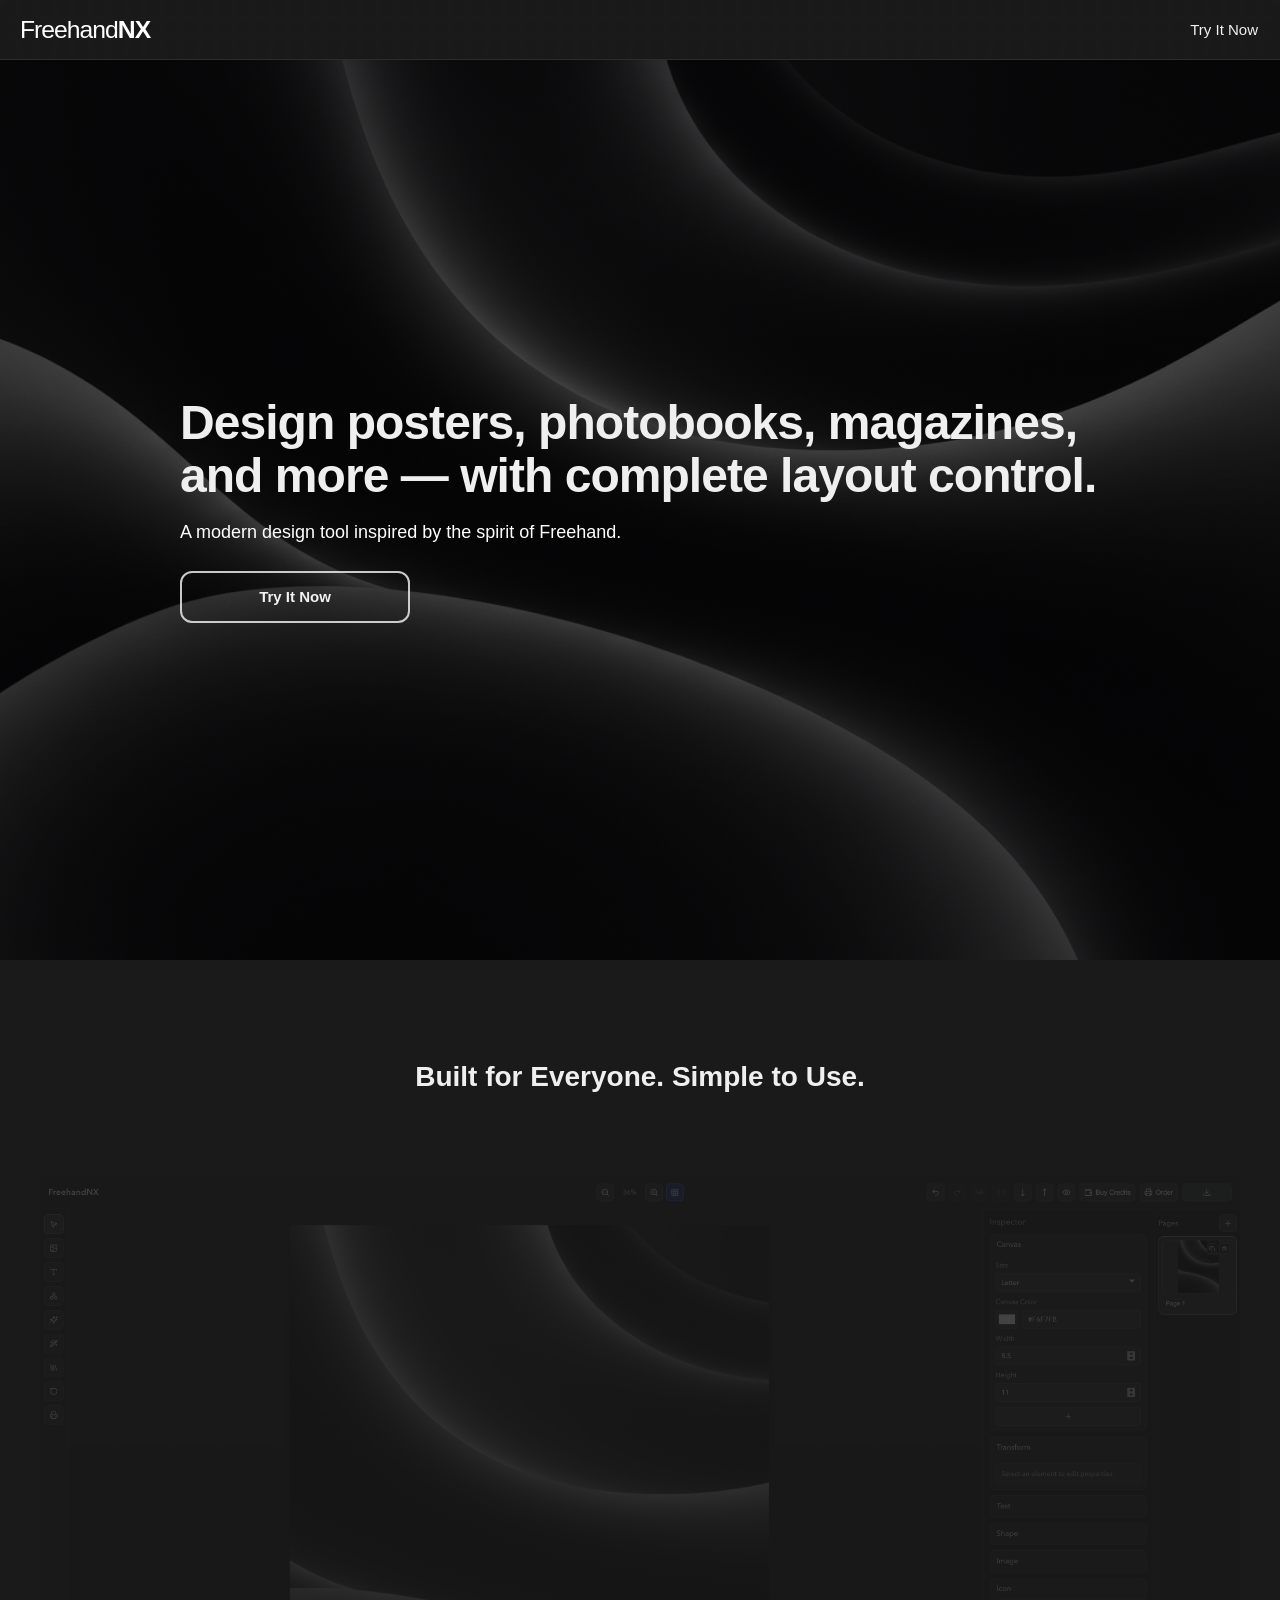
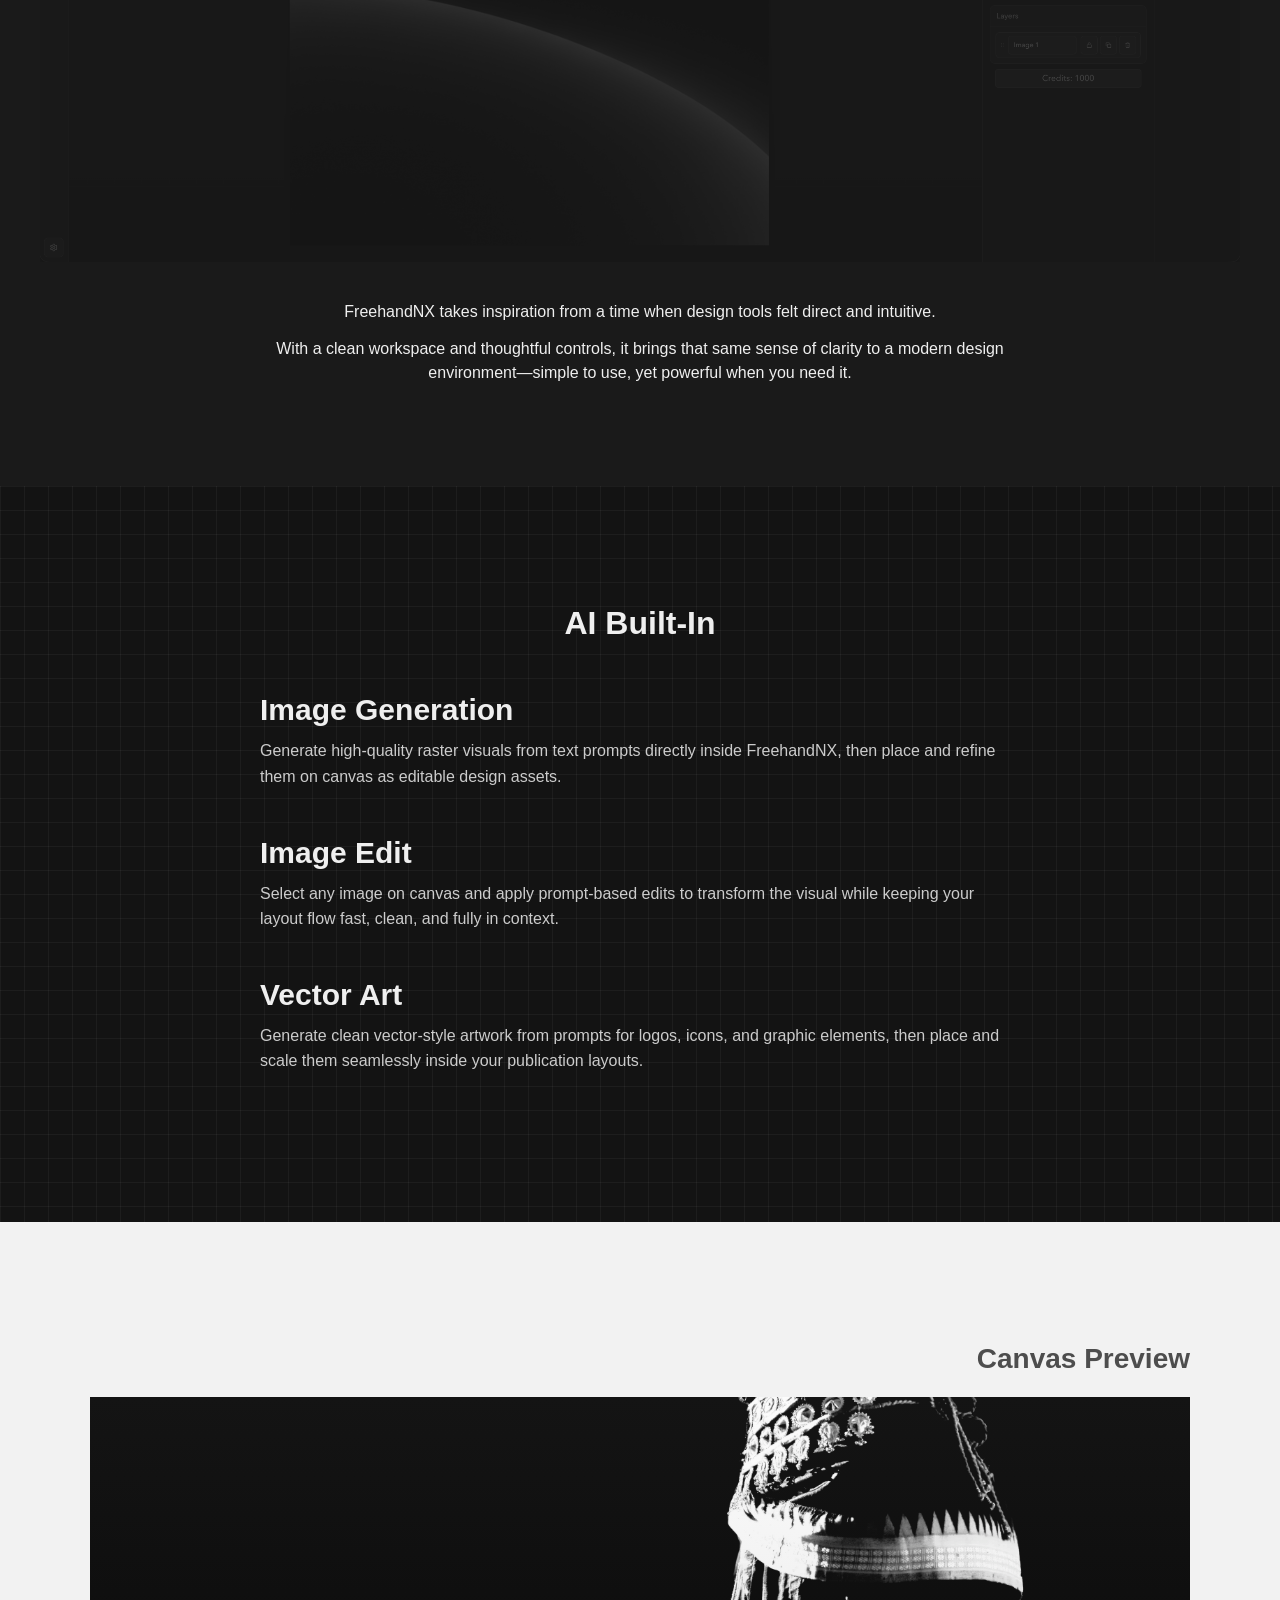
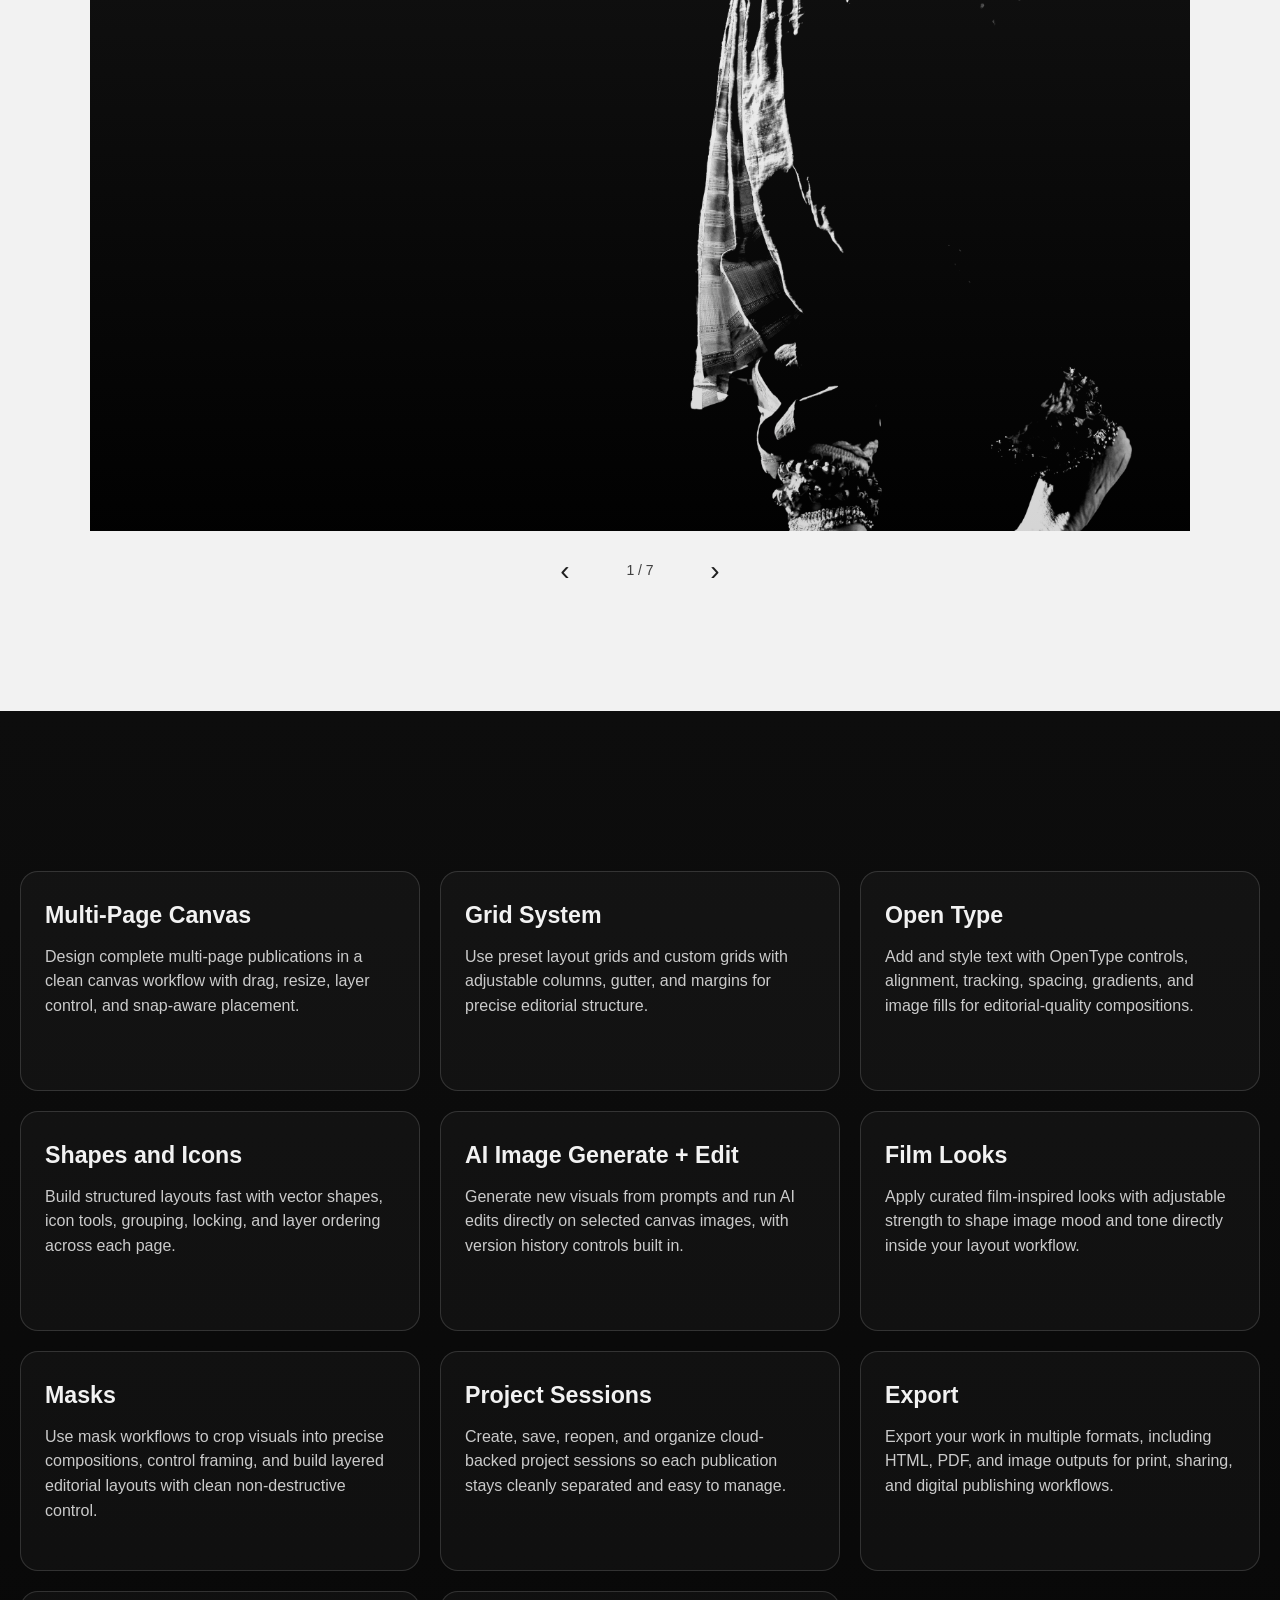
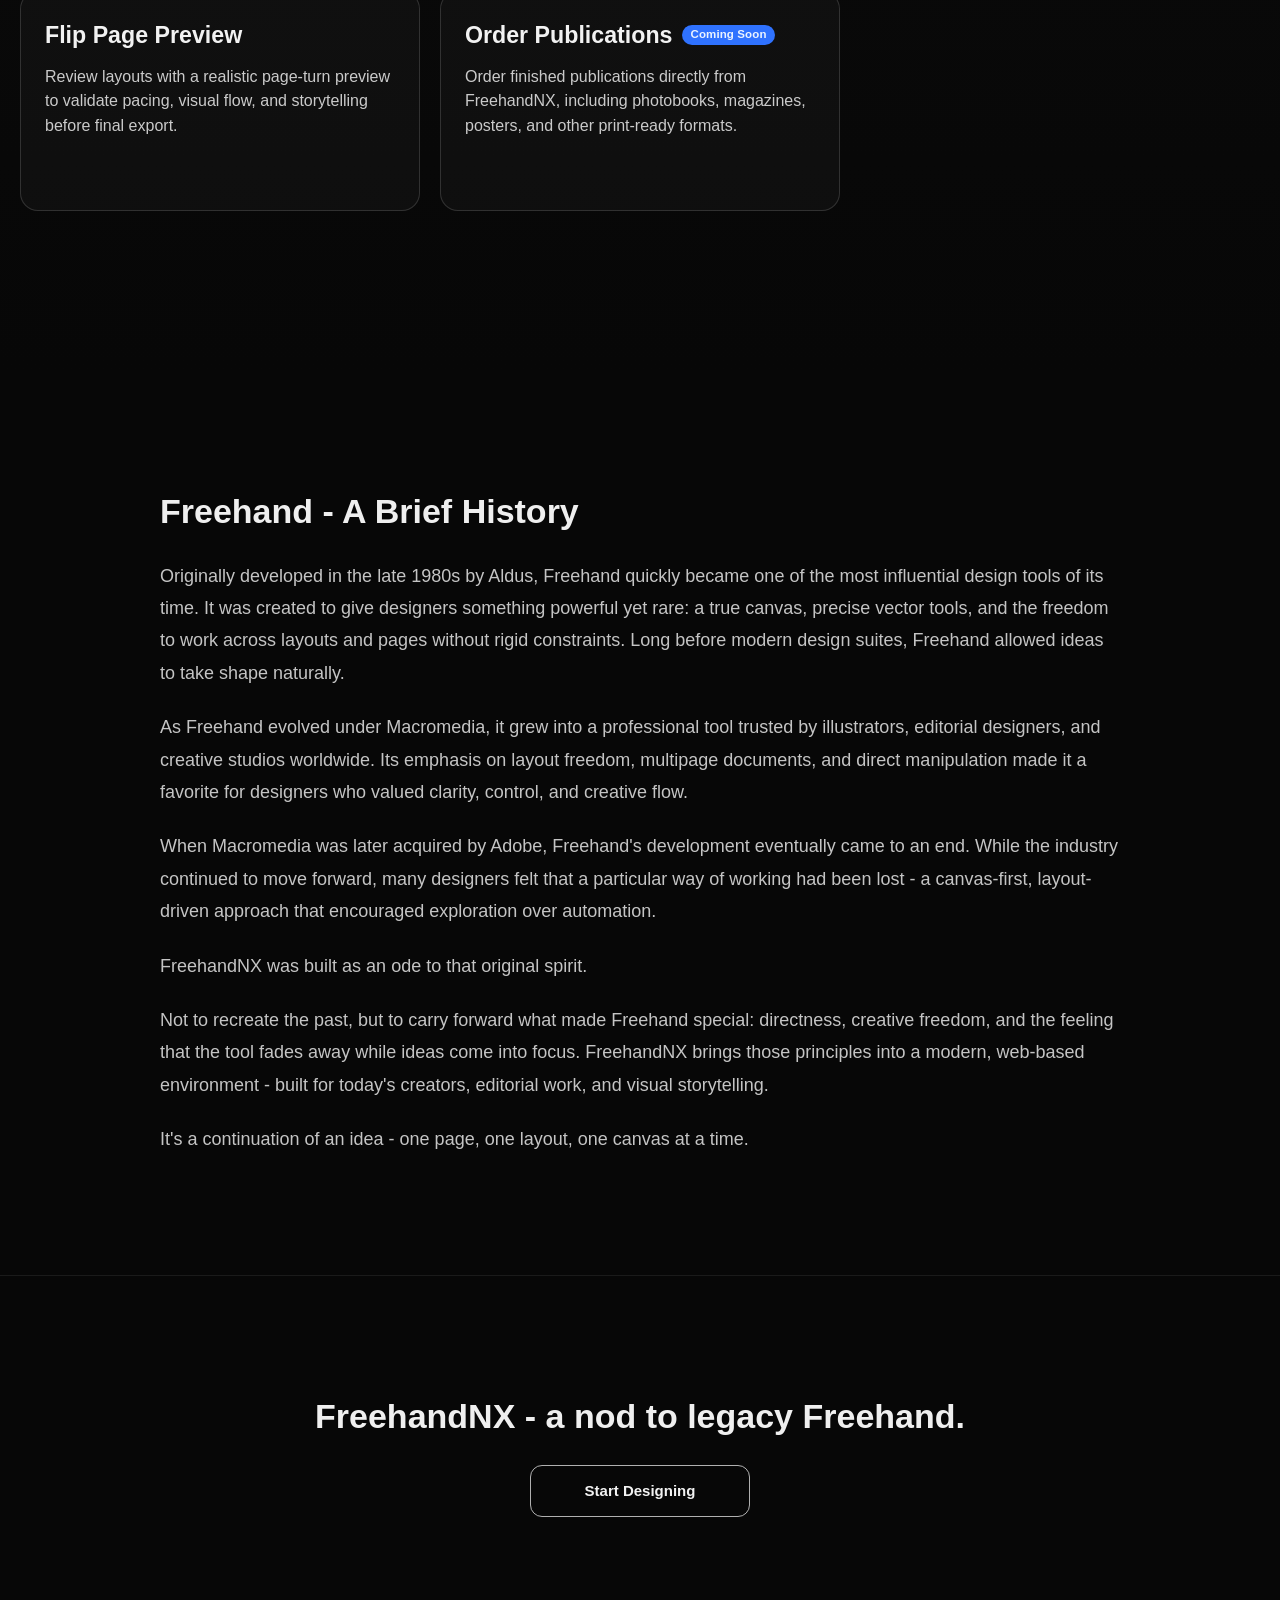
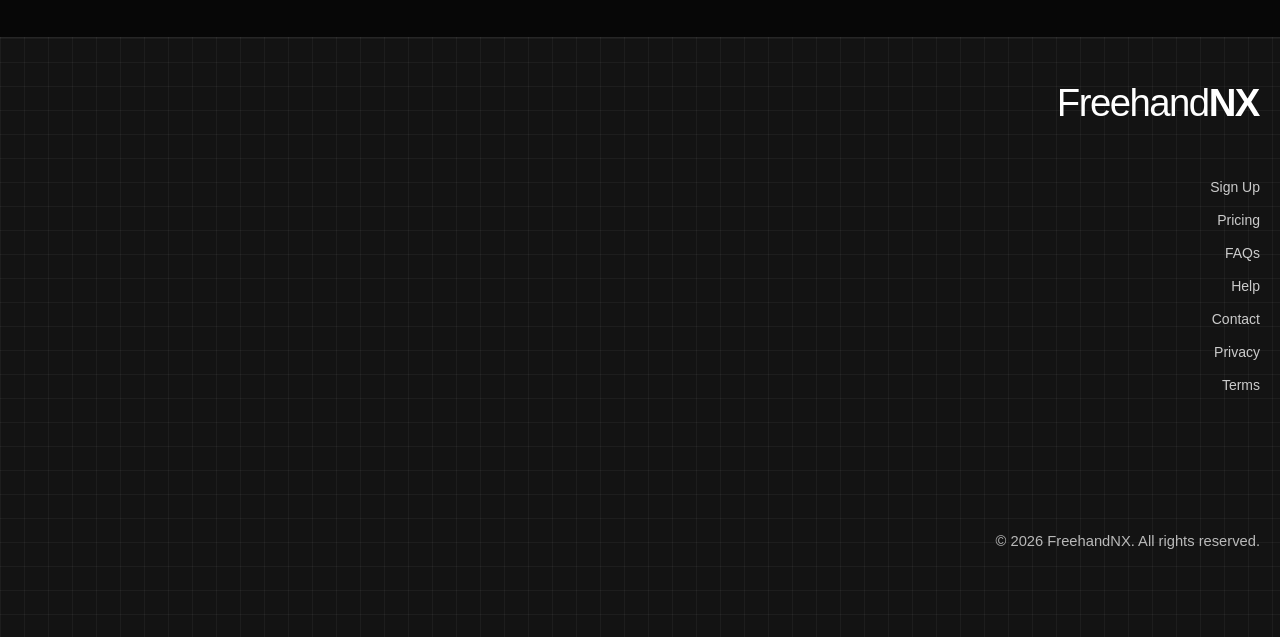
<file: index.html>
<!doctype html>
<html lang="en">
  <head>
    <meta charset="UTF-8" />
    <meta name="viewport" content="width=device-width, initial-scale=1.0" />
    <meta name="application-name" content="FreehandNX" />
    <meta name="description" content="Design posters, photobooks, and magazines with complete layout control. FreehandNX is a modern design tool inspired by the spirit of Freehand." />
    <meta property="og:type" content="website" />
    <meta property="og:site_name" content="FreehandNX" />
    <meta property="og:title" content="FreehandNX – Modern Layout Design Tool for Posters & Magazines" />
    <meta property="og:description" content="Design posters, photobooks, and magazines with complete layout control. FreehandNX is a modern design tool inspired by the spirit of Freehand." />
    <meta property="og:image" content="https://freehandnx.com/assets/Share.png" />
    <meta property="og:image:alt" content="FreehandNX share preview" />
    <meta property="og:url" content="https://freehandnx.com/" />
    <link rel="canonical" href="https://freehandnx.com/" />
    <meta name="twitter:card" content="summary_large_image" />
    <meta name="twitter:title" content="FreehandNX – Modern Layout Design Tool for Posters & Magazines" />
    <meta name="twitter:description" content="Design posters, photobooks, and magazines with complete layout control. FreehandNX is a modern design tool inspired by the spirit of Freehand." />
    <meta name="twitter:image" content="https://freehandnx.com/assets/Share.png" />
    <title>FreehandNX – Modern Layout Design Tool for Posters & Magazines</title>
    <style>
      :root {
        --bg: #1a1a1a;
        --text: #f2f2f2;
        --text-muted: #d4d4d4;
        --line: rgba(242, 242, 242, 0.15);
      }
      * {
        box-sizing: border-box;
      }
      html, body {
        margin: 0;
        width: 100%;
      }
      body {
        font-family: "Helvetica", "Helvetica Neue", Arial, sans-serif;
        font-size: 15px;
        line-height: 1.5;
        color: var(--text);
        background-color: var(--bg);
        background-image:
          linear-gradient(rgba(242, 242, 242, 0.035) 1px, transparent 1px),
          linear-gradient(90deg, rgba(242, 242, 242, 0.035) 1px, transparent 1px);
        background-size: 18px 18px;
      }
      .page {
        min-height: 100vh;
        padding-top: 60px;
      }
      .nav {
        position: fixed;
        inset: 0 0 auto 0;
        z-index: 4;
        width: 100%;
        height: 60px;
        background: rgba(26, 26, 26, 0.74);
        border-bottom: 1px solid rgba(255, 255, 255, 0.08);
        backdrop-filter: blur(4px);
      }
      .nav-inner {
        width: 100%;
        padding: 0 22px;
        height: 60px;
        display: flex;
        align-items: center;
        justify-content: space-between;
      }
      .hero-inner {
        width: 100%;
        max-width: 960px;
        padding: 0 20px;
        margin: 0 auto;
        position: relative;
        z-index: 1;
      }
      .hero-copy {
        max-width: 960px;
        margin: 0 auto;
        text-align: left;
      }
      .logo {
        display: inline-flex;
        align-items: center;
        text-decoration: none;
      }
      .logo img {
        display: block;
        width: 129px;
        max-width: 100%;
        height: auto;
      }
      .nav-cta {
        color: var(--text);
        text-decoration: none;
        font-size: 15px;
      }
      .hero {
        min-height: 900px;
        display: flex;
        align-items: center;
        position: relative;
        background: #0f0f0f url("/assets/Hero-Dark.png") center center / cover no-repeat;
      }
      .hero::before {
        content: "";
        position: absolute;
        inset: 0;
        background: linear-gradient(180deg, rgba(6, 6, 8, 0.72) 0%, rgba(6, 6, 8, 0.56) 40%, rgba(6, 6, 8, 0.66) 100%);
        pointer-events: none;
      }
      .section-blank {
        min-height: 600px;
        background-color: var(--bg);
        background-image: none;
        display: flex;
        align-items: center;
        justify-content: center;
        padding: 100px 20px;
      }
      .section-blank-inner {
        width: 100%;
        max-width: 1200px;
      }
      .section-blank-image {
        display: block;
        width: 100%;
        height: auto;
        margin: 60px 0;
        opacity: 0.18;
        transform: translateY(22px);
        transition: opacity 520ms ease, transform 520ms ease;
      }
      .section-blank-image.is-visible {
        opacity: 1;
        transform: translateY(0);
      }
      .section-blank-title {
        margin: 0 0 26px;
        text-align: center;
        font-size: 28px;
        line-height: 1.2;
        font-weight: 600;
        color: #efefef;
      }
      .section-blank-body {
        margin: 0 auto;
        max-width: 760px;
        text-align: center;
      }
      .section-blank-body p {
        margin: 0 0 12px;
        font-size: 16px;
        line-height: 1.55;
        color: #efefef;
        text-align: center;
      }
      .section-blank-body p:last-child {
        margin-bottom: 0;
      }
      .landing-ai {
        background-color: #131313;
        background-image:
          linear-gradient(rgba(255, 255, 255, 0.045) 1px, transparent 1px),
          linear-gradient(90deg, rgba(255, 255, 255, 0.045) 1px, transparent 1px);
        background-size: 24px 24px;
        background-position: 0 0, 0 0;
        padding: 120px 20px;
      }
      .landing-ai-inner {
        width: min(1200px, 100%);
        margin: 0 auto;
      }
      .landing-ai-title {
        margin: 0 0 24px;
        text-align: center;
        font-size: 32px;
        line-height: 1.1;
        font-weight: 600;
        color: #efefef;
      }
      .landing-ai-shell {
        min-height: 220px;
        border: none;
        border-radius: 0;
        background: transparent;
        padding: 28px 24px;
      }
      .landing-ai-feature {
        max-width: 760px;
        margin: 0 auto;
        text-align: left;
      }
      .landing-ai-feature + .landing-ai-feature {
        margin-top: 46px;
      }
      .landing-ai-feature h3 {
        margin: 0 0 12px;
        font-size: 30px;
        line-height: 1.1;
        font-weight: 600;
        color: #efefef;
      }
      .landing-ai-feature p {
        margin: 0;
        text-align: left;
        color: rgba(255, 255, 255, 0.78);
        font-size: 16px;
        line-height: 1.6;
      }
      .landing-page-turn {
        background: #f2f2f2;
        padding: 120px 20px;
      }
      .landing-page-turn-inner {
        width: 100%;
        max-width: 1100px;
        margin: 0 auto;
      }
      .landing-page-turn-title {
        margin: 0;
        font-size: 28px;
        line-height: 1.2;
        font-weight: 600;
        color: #4d4d4d;
        text-align: right;
      }
      .landing-page-turn-header {
        width: 100%;
        margin: 0 auto 22px;
        padding: 0;
      }
      .landing-page-turn-shell {
        width: 100%;
        max-width: 1100px;
        margin: 0 auto;
      }
      .lpt-book {
        position: relative;
        width: 100%;
        max-width: 1100px;
        margin: 0 auto;
        aspect-ratio: 3 / 2;
        perspective: 1800px;
      }
      .lpt-underlay,
      .lpt-page {
        position: absolute;
        inset: 0;
        border-radius: 0;
        border: 0;
      }
      .lpt-underlay {
        background: #1a1a1a;
        overflow: hidden;
      }
      .lpt-page-image {
        display: block;
        width: 100%;
        height: 100%;
        object-fit: cover;
      }
      .lpt-underlay::before,
      .lpt-page::before {
        content: "";
        position: absolute;
        inset: 0;
        background: linear-gradient(180deg, rgba(255, 255, 255, 0.08) 0%, rgba(8, 8, 8, 0.16) 100%);
        pointer-events: none;
      }
      .lpt-page {
        background: #161616;
        transform-origin: left center;
        transform-style: preserve-3d;
        overflow: hidden;
      }
      .lpt-page.is-turning-next {
        animation: lpt-turn-next 640ms cubic-bezier(0.34, 0.86, 0.35, 1);
      }
      .lpt-page.is-turning-prev {
        animation: lpt-turn-prev 640ms cubic-bezier(0.34, 0.86, 0.35, 1);
      }
      .lpt-page-content {
        position: absolute;
        inset: 0;
        display: flex;
        flex-direction: column;
        justify-content: flex-end;
        padding: 20px;
        gap: 6px;
      }
      .lpt-page-kicker {
        margin: 0;
        font-size: 13px;
        color: rgba(255, 255, 255, 0.78);
      }
      .lpt-page-label {
        margin: 0;
        font-size: 20px;
        line-height: 1.2;
        font-weight: 600;
        color: #f3f3f3;
      }
      .lpt-page-sub {
        margin: 0;
        font-size: 14px;
        line-height: 1.4;
        color: rgba(255, 255, 255, 0.82);
      }
      .lpt-controls {
        margin-top: 20px;
        display: flex;
        align-items: center;
        justify-content: center;
        gap: 12px;
      }
      .lpt-control-btn {
        min-width: 44px;
        height: 40px;
        padding: 0;
        border-radius: 8px;
        border: 0;
        background: transparent;
        color: #202020;
        font-size: 28px;
        line-height: 1;
        font-weight: 400;
        cursor: pointer;
      }
      .lpt-control-btn:hover {
        color: rgba(32, 32, 32, 0.72);
      }
      .lpt-page-index {
        min-width: 82px;
        text-align: center;
        font-size: 14px;
        color: rgba(20, 20, 20, 0.8);
      }
      @keyframes lpt-turn-next {
        0% {
          transform: rotateY(0deg);
          opacity: 1;
        }
        100% {
          transform: rotateY(-138deg);
          opacity: 0.28;
        }
      }
      @keyframes lpt-turn-prev {
        0% {
          transform: rotateY(0deg);
          opacity: 1;
        }
        100% {
          transform: rotateY(138deg);
          opacity: 0.28;
        }
      }
      .landing-features {
        background: linear-gradient(180deg, #0d0d0d 0%, #070707 100%);
        min-height: 800px;
        padding: 160px 20px;
      }
      .landing-history {
        background: #070707;
        padding: 120px 20px;
      }
      .landing-history-inner {
        width: 100%;
        max-width: 960px;
        margin: 0 auto;
        text-align: left;
      }
      .landing-history-title {
        margin: 0 0 28px;
        font-size: 34px;
        line-height: 1.2;
        color: #efefef;
        font-weight: 600;
      }
      .landing-history-copy p {
        margin: 0 0 22px;
        font-size: 18px;
        line-height: 1.8;
        color: rgba(238, 238, 238, 0.82);
        text-align: left;
      }
      .landing-history-copy p:last-child {
        margin-bottom: 0;
      }
      .landing-legacy {
        background: #070707;
        padding: 120px 20px;
        border-top: 1px solid rgba(255, 255, 255, 0.08);
      }
      .landing-legacy-inner {
        width: 100%;
        max-width: 1100px;
        margin: 0 auto;
        text-align: center;
      }
      .landing-legacy-title {
        margin: 0 0 28px;
        font-size: 34px;
        line-height: 1.2;
        color: #efefef;
        font-weight: 600;
        text-align: center;
      }
      .landing-legacy-cta {
        display: inline-flex;
        align-items: center;
        justify-content: center;
        min-width: 220px;
        height: 52px;
        border: 1px solid rgba(242, 242, 242, 0.72);
        border-radius: 12px;
        text-decoration: none;
        color: #f2f2f2;
        font-size: 15px;
        font-weight: 600;
        background: transparent;
      }
      .landing-legacy-cta:hover {
        background: rgba(255, 255, 255, 0.08);
      }
      .landing-features-inner {
        width: min(1400px, 100%);
        margin: 0 auto;
      }
      .landing-features-copy {
        width: min(980px, 100%);
        margin: 0 auto 60px;
        padding: 0 12px;
        text-align: center;
      }
      .landing-features-copy h1 {
        margin: 0;
        font-size: 42px;
        line-height: 1.04;
        color: #f2f2f2;
        background: none;
        -webkit-background-clip: initial;
        background-clip: initial;
        text-align: center;
      }
      .landing-features-grid {
        display: grid;
        grid-template-columns: repeat(3, minmax(0, 1fr));
        gap: 20px;
      }
      .landing-feature-card {
        min-height: 220px;
        border: 1px solid rgba(255, 255, 255, 0.14);
        border-radius: 18px;
        background: rgba(255, 255, 255, 0.03);
        padding: 26px 24px;
      }
      .landing-feature-card h3 {
        margin: 0 0 12px;
        font-size: 1.45rem;
        color: #f2f2f2;
      }
      .landing-feature-title-row {
        display: flex;
        align-items: center;
        gap: 10px;
        flex-wrap: wrap;
        margin-bottom: 12px;
      }
      .landing-feature-title-row h3 {
        margin: 0;
      }
      .landing-feature-badge {
        display: inline-flex;
        align-items: center;
        justify-content: center;
        padding: 4px 8px;
        border-radius: 999px;
        background: #2f72ff;
        color: #eaf2ff;
        font-size: 0.72rem;
        line-height: 1;
        font-weight: 600;
        letter-spacing: 0.01em;
      }
      .landing-feature-card p {
        margin: 0;
        color: rgba(255, 255, 255, 0.78);
        font-size: 1rem;
        line-height: 1.55;
        text-align: left;
      }
      .landing-footer {
        background-color: #131313;
        background-image:
          linear-gradient(rgba(255, 255, 255, 0.045) 1px, transparent 1px),
          linear-gradient(90deg, rgba(255, 255, 255, 0.045) 1px, transparent 1px);
        background-size: 24px 24px;
        background-position: 0 0, 0 0;
        min-height: 600px;
        padding: 50px 20px;
        border-top: 1px solid rgba(255, 255, 255, 0.08);
      }
      .landing-footer-inner {
        width: min(1400px, 100%);
        margin: 0 auto;
        min-height: calc(600px - 136px);
        display: flex;
        flex-direction: column;
        justify-content: space-between;
        align-items: flex-end;
      }
      .landing-footer-top {
        display: flex;
        flex-direction: column;
        align-items: flex-end;
        gap: 20px;
        width: 100%;
        padding-bottom: 24px;
        margin-bottom: 24px;
      }
      .landing-footer-logo-link {
        display: inline-flex;
        align-items: center;
        text-decoration: none;
        margin-bottom: 40px;
      }
      .landing-footer-logo {
        display: block;
        width: 200px;
        max-width: 100%;
        height: auto;
      }
      .landing-footer-links {
        display: flex;
        flex-direction: column;
        align-items: flex-end;
        gap: 12px;
        text-align: right;
      }
      .landing-footer-links a {
        color: rgba(255, 255, 255, 0.78);
        text-decoration: none;
        font-size: 14px;
      }
      .landing-footer-links a:hover {
        color: rgba(255, 255, 255, 0.64);
      }
      .landing-footer-bottom {
        display: flex;
        flex-direction: column;
        align-items: flex-end;
        gap: 10px;
        width: 100%;
      }
      .landing-footer-bottom p {
        margin: 0;
        color: rgba(255, 255, 255, 0.7);
        font-size: 0.92rem;
        text-align: right;
      }
      h1,
      h2 {
        margin: 0;
        font-weight: 500;
      }
      h1 {
        font-size: 48px;
        font-weight: 700;
        line-height: 1.1;
        letter-spacing: -0.02em;
        max-width: 100%;
        margin: 0;
        text-align: left;
        white-space: normal;
        color: #efefef;
      }
      h2 {
        margin-top: 18px;
        font-size: 18px;
        line-height: 1.25;
        color: #ffffff;
        max-width: 100%;
        text-align: left;
      }
      p {
        margin: 26px 0 0;
        font-size: 15px;
        color: var(--text-muted);
        max-width: 100%;
        text-align: center;
      }
      .hero-cta {
        display: inline-flex;
        align-items: center;
        justify-content: center;
        margin-top: 28px;
        min-width: 230px;
        height: 52px;
        border: 2px solid rgba(242, 242, 242, 0.82);
        border-radius: 12px;
        text-decoration: none;
        color: var(--text);
        font-size: 15px;
        font-weight: 600;
      }
      .hero-copy .hero-cta {
        display: flex;
        width: fit-content;
        margin-left: 0;
        margin-right: 0;
      }
      @media (max-width: 992px) {
        .hero {
          min-height: 600px;
        }
        .hero-copy {
          max-width: 100%;
        }
        h1 {
          font-size: 36px;
        }
      }
      @media (max-width: 768px) {
        .page {
          padding-top: 60px;
        }
        .nav {
          height: 60px;
        }
        .nav-inner {
          height: 60px;
          padding: 0 14px;
        }
        .logo img {
          width: 99px;
        }
        .hero {
          min-height: 600px;
        }
        h1 {
          font-size: 24px;
        }
        h2 {
          font-size: 18px;
        }
        .section-blank-title {
          font-size: 18px;
          margin-bottom: 18px;
        }
        .section-blank-image {
          margin: 60px 0;
        }
        .landing-ai {
          padding: 96px 14px;
        }
        .landing-ai-title {
          font-size: 24px;
        }
        .landing-ai-shell {
          padding: 22px 18px;
        }
        .landing-ai-feature h3 {
          font-size: 24px;
        }
        .landing-page-turn {
          padding: 96px 14px;
        }
        .landing-page-turn-title {
          font-size: 20px;
        }
        .lpt-book {
          max-width: 100%;
        }
        .lpt-control-btn {
          min-width: 40px;
          font-size: 24px;
        }
        .landing-features {
          padding: 112px 14px;
        }
        .landing-history {
          padding: 96px 14px;
        }
        .landing-history-title {
          font-size: 24px;
          margin-bottom: 18px;
        }
        .landing-history-copy p {
          font-size: 16px;
          line-height: 1.7;
          margin-bottom: 16px;
        }
        .landing-legacy {
          padding: 96px 14px;
        }
        .landing-legacy-title {
          font-size: 24px;
        }
        .landing-features-copy {
          margin-bottom: 24px;
          padding: 0 8px;
        }
        .landing-features-copy h1 {
          font-size: 30px;
        }
        .landing-features-grid {
          grid-template-columns: 1fr;
          gap: 14px;
        }
        .landing-feature-card {
          min-height: 0;
          padding: 20px 18px;
        }
      }
      @media (min-width: 781px) and (max-width: 1120px) {
        .landing-features {
          padding: 132px 20px;
        }
        .landing-features-grid {
          grid-template-columns: repeat(2, minmax(0, 1fr));
        }
      }
      @media (max-width: 480px) {
        .hero {
          min-height: 600px;
        }
        h1 {
          font-size: 24px;
        }
      }
      @media (prefers-reduced-motion: reduce) {
        .section-blank-image {
          opacity: 1;
          transform: none;
          transition: none;
        }
        .lpt-page {
          animation: none !important;
        }
      }
    </style>
  </head>
  <body>
    <div class="page">
      <header class="nav">
        <div class="nav-inner">
          <a class="logo" href="/" aria-label="FreehandNX Home">
            <img src="/Logo/FreehandNX-White.svg" alt="FreehandNX" />
          </a>
          <a class="nav-cta" href="/signup">Try It Now</a>
        </div>
      </header>
      <main class="hero">
        <div class="hero-inner">
          <div class="hero-copy">
            <h1>Design posters, photobooks, magazines, and more — with complete layout control.</h1>
            <h2>A modern design tool inspired by the spirit of Freehand.</h2>
            <a class="hero-cta" href="/signup">Try It Now</a>
          </div>
        </div>
      </main>
      <section class="section-blank">
        <div class="section-blank-inner">
          <h2 class="section-blank-title">Built for Everyone. Simple to Use.</h2>
          <img class="section-blank-image" src="assets/Screenshots/LP-App03.png" alt="FreehandNX app preview" />
          <div class="section-blank-body">
            <p>FreehandNX takes inspiration from a time when design tools felt direct and intuitive.</p>
            <p>
              With a clean workspace and thoughtful controls, it brings that same sense of clarity to a modern design
              environment—simple to use, yet powerful when you need it.
            </p>
          </div>
        </div>
      </section>
      <section class="landing-ai" aria-label="FreehandNX AI">
        <div class="landing-ai-inner">
          <h2 class="landing-ai-title">AI Built-In</h2>
          <div class="landing-ai-shell">
            <article class="landing-ai-feature">
              <h3>Image Generation</h3>
              <p>
                Generate high-quality raster visuals from text prompts directly inside FreehandNX, then place and refine them on canvas as editable design assets.
              </p>
            </article>
            <article class="landing-ai-feature">
              <h3>Image Edit</h3>
              <p>
                Select any image on canvas and apply prompt-based edits to transform the visual while keeping your layout flow fast, clean, and fully in context.
              </p>
            </article>
            <article class="landing-ai-feature">
              <h3>Vector Art</h3>
              <p>
                Generate clean vector-style artwork from prompts for logos, icons, and graphic elements, then place and scale them seamlessly inside your publication layouts.
              </p>
            </article>
          </div>
        </div>
      </section>
      <section class="landing-page-turn" aria-label="Page Turn Preview">
        <div class="landing-page-turn-inner">
          <div class="landing-page-turn-header">
            <h2 class="landing-page-turn-title">Canvas Preview</h2>
          </div>
          <div class="landing-page-turn-shell">
            <div class="lpt-book" id="lptBook">
              <div class="lpt-underlay" id="lptUnderlay"></div>
              <div class="lpt-page" id="lptPage"></div>
            </div>
            <div class="lpt-controls">
              <button class="lpt-control-btn" id="lptPrevBtn" type="button" aria-label="Previous page">‹</button>
              <span class="lpt-page-index" id="lptPageIndex">1 / 7</span>
              <button class="lpt-control-btn" id="lptNextBtn" type="button" aria-label="Next page">›</button>
            </div>
          </div>
        </div>
      </section>
      <section class="landing-features" aria-label="FreehandNX features">
        <div class="landing-features-inner">
          <div class="landing-features-grid">
            <article class="landing-feature-card">
              <h3>Multi-Page Canvas</h3>
              <p>Design complete multi-page publications in a clean canvas workflow with drag, resize, layer control, and snap-aware placement.</p>
            </article>
            <article class="landing-feature-card">
              <h3>Grid System</h3>
              <p>Use preset layout grids and custom grids with adjustable columns, gutter, and margins for precise editorial structure.</p>
            </article>
            <article class="landing-feature-card">
              <h3>Open Type</h3>
              <p>Add and style text with OpenType controls, alignment, tracking, spacing, gradients, and image fills for editorial-quality compositions.</p>
            </article>
            <article class="landing-feature-card">
              <h3>Shapes and Icons</h3>
              <p>Build structured layouts fast with vector shapes, icon tools, grouping, locking, and layer ordering across each page.</p>
            </article>
            <article class="landing-feature-card">
              <h3>AI Image Generate + Edit</h3>
              <p>Generate new visuals from prompts and run AI edits directly on selected canvas images, with version history controls built in.</p>
            </article>
            <article class="landing-feature-card">
              <h3>Film Looks</h3>
              <p>Apply curated film-inspired looks with adjustable strength to shape image mood and tone directly inside your layout workflow.</p>
            </article>
            <article class="landing-feature-card">
              <h3>Masks</h3>
              <p>Use mask workflows to crop visuals into precise compositions, control framing, and build layered editorial layouts with clean non-destructive control.</p>
            </article>
            <article class="landing-feature-card">
              <h3>Project Sessions</h3>
              <p>Create, save, reopen, and organize cloud-backed project sessions so each publication stays cleanly separated and easy to manage.</p>
            </article>
            <article class="landing-feature-card">
              <h3>Export</h3>
              <p>Export your work in multiple formats, including HTML, PDF, and image outputs for print, sharing, and digital publishing workflows.</p>
            </article>
            <article class="landing-feature-card">
              <h3>Flip Page Preview</h3>
              <p>Review layouts with a realistic page-turn preview to validate pacing, visual flow, and storytelling before final export.</p>
            </article>
            <article class="landing-feature-card">
              <div class="landing-feature-title-row">
                <h3>Order Publications</h3>
                <span class="landing-feature-badge">Coming Soon</span>
              </div>
              <p>Order finished publications directly from FreehandNX, including photobooks, magazines, posters, and other print-ready formats.</p>
            </article>
          </div>
        </div>
      </section>
      <section class="landing-history" aria-label="Freehand history">
        <div class="landing-history-inner">
          <h2 class="landing-history-title">Freehand - A Brief History</h2>
          <div class="landing-history-copy">
            <p>
              Originally developed in the late 1980s by Aldus, Freehand quickly became one of the most influential design tools of its time. It was created to give designers something powerful yet rare: a true canvas, precise vector tools, and the freedom to work across layouts and pages without rigid constraints. Long before modern design suites, Freehand allowed ideas to take shape naturally.
            </p>
            <p>
              As Freehand evolved under Macromedia, it grew into a professional tool trusted by illustrators, editorial designers, and creative studios worldwide. Its emphasis on layout freedom, multipage documents, and direct manipulation made it a favorite for designers who valued clarity, control, and creative flow.
            </p>
            <p>
              When Macromedia was later acquired by Adobe, Freehand's development eventually came to an end. While the industry continued to move forward, many designers felt that a particular way of working had been lost - a canvas-first, layout-driven approach that encouraged exploration over automation.
            </p>
            <p>
              FreehandNX was built as an ode to that original spirit.
            </p>
            <p>
              Not to recreate the past, but to carry forward what made Freehand special: directness, creative freedom, and the feeling that the tool fades away while ideas come into focus. FreehandNX brings those principles into a modern, web-based environment - built for today's creators, editorial work, and visual storytelling.
            </p>
            <p>
              It's a continuation of an idea - one page, one layout, one canvas at a time.
            </p>
          </div>
        </div>
      </section>
      <section class="landing-legacy" aria-label="FreehandNX legacy section">
        <div class="landing-legacy-inner">
          <h2 class="landing-legacy-title">FreehandNX - a nod to legacy Freehand.</h2>
          <a class="landing-legacy-cta" href="/signup">Start Designing</a>
        </div>
      </section>
      <footer class="landing-footer" aria-label="FreehandNX footer">
        <div class="landing-footer-inner">
          <div class="landing-footer-top">
            <a class="landing-footer-logo-link" href="/" aria-label="FreehandNX Home">
              <img src="/Logo/FreehandNX-White.svg" alt="FreehandNX" class="landing-footer-logo" />
            </a>
            <nav class="landing-footer-links" aria-label="Footer">
              <a href="/signup">Sign Up</a>
              <a href="/pricing">Pricing</a>
              <a href="/faqs">FAQs</a>
              <a href="/help">Help</a>
              <a href="/contact">Contact</a>
              <a href="/privacy">Privacy</a>
              <a href="/terms">Terms</a>
            </nav>
          </div>
          <div class="landing-footer-bottom">
            <p>© <span id="footerYear"></span> FreehandNX. All rights reserved.</p>
          </div>
        </div>
      </footer>
    </div>
    <script>
      (() => {
        const path = String(window.location.pathname || "").toLowerCase();
        if (path !== "/preview") return;
        const params = new URLSearchParams(window.location.search);
        const shareId = String(params.get("share") || "").trim();
        if (!shareId) return;
        const target = `/editor?share=${encodeURIComponent(shareId)}&preview=1`;
        window.location.replace(target);
      })();

      (() => {
        const footerYear = document.getElementById("footerYear");
        if (footerYear) footerYear.textContent = String(new Date().getFullYear());
      })();

      (() => {
        const image = document.querySelector(".section-blank-image");
        if (!image) return;
        if (!("IntersectionObserver" in window)) {
          image.classList.add("is-visible");
          return;
        }
        const observer = new IntersectionObserver(
          (entries) => {
            entries.forEach((entry) => {
              image.classList.toggle("is-visible", entry.isIntersecting);
            });
          },
          {
            threshold: 0.2,
          }
        );
        observer.observe(image);
      })();

      (() => {
        const page = document.getElementById("lptPage");
        const underlay = document.getElementById("lptUnderlay");
        const prevBtn = document.getElementById("lptPrevBtn");
        const nextBtn = document.getElementById("lptNextBtn");
        const pageIndex = document.getElementById("lptPageIndex");
        if (!page || !underlay || !prevBtn || !nextBtn || !pageIndex) return;

        const pages = [
          { src: "/PageTurnImages/af-dancer-1.jpg" },
          { src: "/PageTurnImages/af-dancer-2.jpg" },
          { src: "/PageTurnImages/af-dancer-3.jpg" },
          { src: "/PageTurnImages/curves-1.jpg" },
          { src: "/PageTurnImages/curves-2.jpg" },
          { src: "/PageTurnImages/curves-3.jpg" },
          { src: "/PageTurnImages/curves-5.jpg" },
        ];

        let currentIndex = 0;
        let isAnimating = false;

        const renderCard = (target, payload) => {
          target.style.background = "#1a1a1a";
          const imageSrc = encodeURI(payload.src);
          target.innerHTML = `
            <img class="lpt-page-image" src="${imageSrc}" alt="Page turn preview image" loading="lazy" />
          `;
        };

        const refreshMeta = () => {
          pageIndex.textContent = `${currentIndex + 1} / ${pages.length}`;
        };

        const goTo = (direction) => {
          if (isAnimating) return;
          isAnimating = true;
          const nextIndex = (currentIndex + direction + pages.length) % pages.length;
          renderCard(underlay, pages[nextIndex]);
          page.classList.remove("is-turning-next", "is-turning-prev");
          void page.offsetWidth;
          page.classList.add(direction > 0 ? "is-turning-next" : "is-turning-prev");

          window.setTimeout(() => {
            currentIndex = nextIndex;
            renderCard(page, pages[currentIndex]);
            page.classList.remove("is-turning-next", "is-turning-prev");
            refreshMeta();
            isAnimating = false;
          }, 640);
        };

        prevBtn.addEventListener("click", () => goTo(-1));
        nextBtn.addEventListener("click", () => goTo(1));

        renderCard(page, pages[currentIndex]);
        renderCard(underlay, pages[(currentIndex + 1) % pages.length]);
        refreshMeta();
      })();
    </script>
  </body>
</html>
</file>
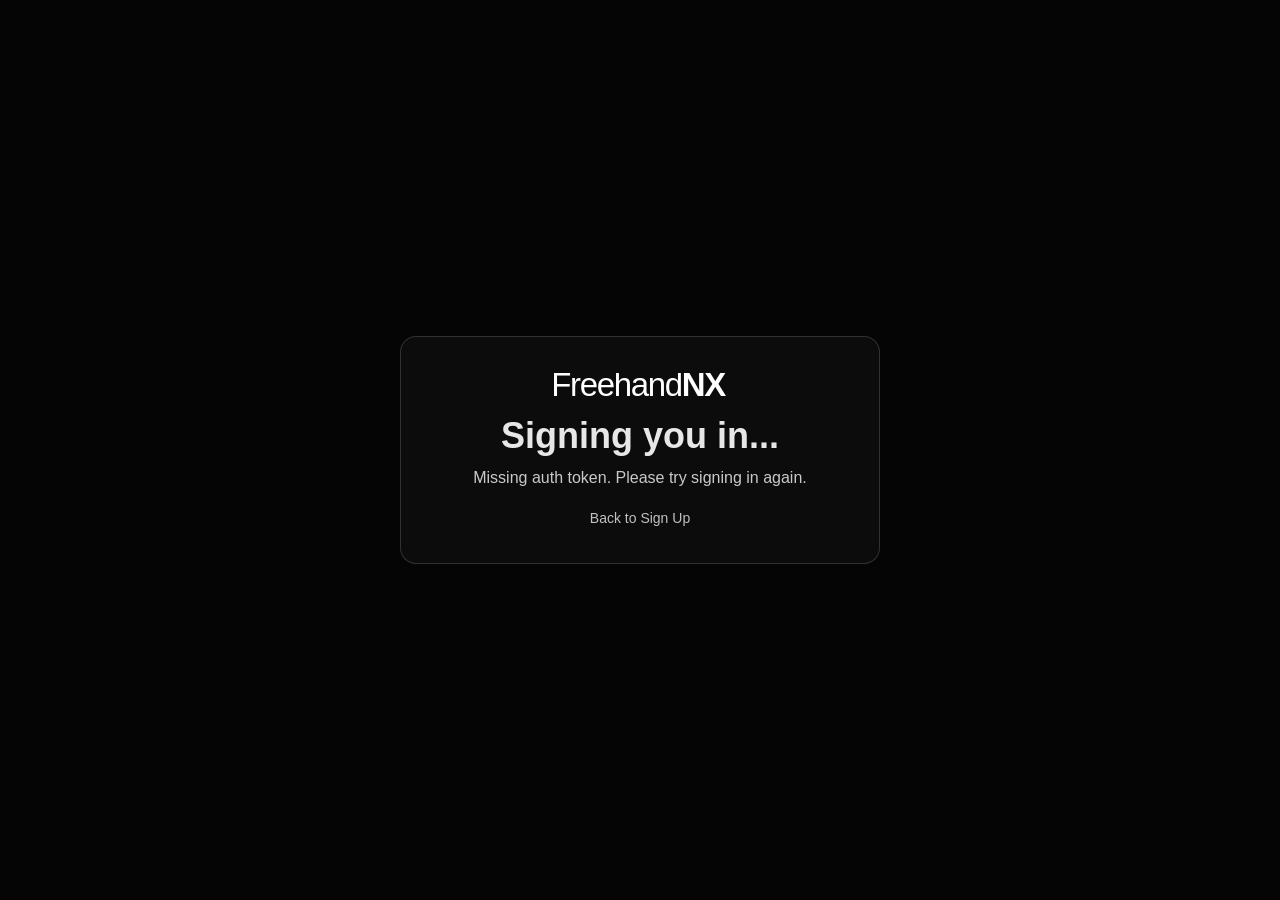
<file: auth-callback.html>
<!doctype html>
<html lang="en">
  <head>
    <meta charset="UTF-8" />
    <meta name="viewport" content="width=device-width, initial-scale=1.0" />
    <meta name="application-name" content="FreehandNX" />
    <meta name="description" content="Design posters, photobooks, and magazines with complete layout control. FreehandNX is a modern design tool inspired by the spirit of Freehand." />
    <meta property="og:type" content="website" />
    <meta property="og:site_name" content="FreehandNX" />
    <meta property="og:title" content="FreehandNX – Modern Layout Design Tool for Posters & Magazines" />
    <meta property="og:description" content="Design posters, photobooks, and magazines with complete layout control. FreehandNX is a modern design tool inspired by the spirit of Freehand." />
    <meta property="og:image" content="https://freehandnx.com/assets/Share.png" />
    <meta property="og:image:alt" content="FreehandNX share preview" />
    <meta property="og:url" content="https://freehandnx.com/auth-callback" />
    <link rel="canonical" href="https://freehandnx.com/auth-callback" />
    <meta name="twitter:card" content="summary_large_image" />
    <meta name="twitter:title" content="FreehandNX – Modern Layout Design Tool for Posters & Magazines" />
    <meta name="twitter:description" content="Design posters, photobooks, and magazines with complete layout control. FreehandNX is a modern design tool inspired by the spirit of Freehand." />
    <meta name="twitter:image" content="https://freehandnx.com/assets/Share.png" />
    <title>Signing In - FreehandNX</title>
    <link rel="icon" type="image/svg+xml" href="/assets/darkroomx-favicon.svg" />
    <link rel="stylesheet" href="styles.css" />
    <style>
      body.auth-callback-page {
        margin: 0;
        background: #050505;
        color: #f4f4f4;
      }

      .auth-callback-shell {
        opacity: 0;
        pointer-events: none;
        transition: opacity 160ms ease;
      }

      .auth-callback-shell.is-visible {
        opacity: 1;
        pointer-events: auto;
      }
    </style>
  </head>
  <body class="signup-page auth-callback-page">
    <main class="signup-shell auth-callback-shell" id="authCallbackShell">
      <section class="signup-card" aria-label="Auth callback">
        <img src="/Logo/FreehandNX-White.svg" alt="FreehandNX" class="signup-logo" />
        <h1>Signing you in...</h1>
        <p id="authCallbackStatus">Finalizing account setup.</p>
        <a class="signup-back" href="/signup">Back to Sign Up</a>
      </section>
    </main>
    <script>
      (() => {
        const shellEl = document.getElementById("authCallbackShell");
        const statusEl = document.getElementById("authCallbackStatus");

        const showCallbackUi = () => {
          if (shellEl) shellEl.classList.add("is-visible");
        };

        const updateStatus = (message) => {
          if (statusEl) statusEl.textContent = String(message || "");
        };

        const hashParams = new URLSearchParams(window.location.hash.replace(/^#/, ""));
        const queryParams = new URLSearchParams(window.location.search || "");
        const oauthError = hashParams.get("error_description") || hashParams.get("error") || queryParams.get("error_description") || queryParams.get("error");
        const accessToken = hashParams.get("access_token");
        const refreshToken = hashParams.get("refresh_token");
        const expiresIn = Number(hashParams.get("expires_in") || "0");
        const expiresAt = Number(hashParams.get("expires_at") || "0");

        if (oauthError) {
          showCallbackUi();
          updateStatus(`Sign-in failed: ${oauthError}`);
          return;
        }

        if (!accessToken) {
          showCallbackUi();
          updateStatus("Missing auth token. Please try signing in again.");
          return;
        }

        updateStatus("Creating your DarkroomX profile...");
        fetch("/api/auth/bootstrap", {
          method: "POST",
          headers: { "Content-Type": "application/json" },
          body: JSON.stringify({ accessToken }),
        })
          .then(async (response) => {
            const payload = await response.json().catch(() => ({}));
            if (!response.ok) {
              throw new Error(payload?.error || "Unable to complete sign-in.");
            }

            // Keep lightweight client context for future user-aware UI work.
            window.localStorage.setItem("darkroomx_auth_token", accessToken);
            window.localStorage.setItem("darkroomx_app_session_started_at", String(Date.now()));
            if (refreshToken) {
              window.localStorage.setItem("darkroomx_refresh_token", refreshToken);
            }
            if (Number.isFinite(expiresAt) && expiresAt > 0) {
              window.localStorage.setItem("darkroomx_auth_expires_at", String(expiresAt * 1000));
            } else if (Number.isFinite(expiresIn) && expiresIn > 0) {
              window.localStorage.setItem("darkroomx_auth_expires_at", String(Date.now() + expiresIn * 1000));
            }
            if (payload?.profile) {
              window.localStorage.setItem("darkroomx_profile", JSON.stringify(payload.profile));
              const profileCredits = Number(payload?.profile?.creditsBalance);
              if (Number.isFinite(profileCredits) && profileCredits >= 0) {
                window.localStorage.setItem("darkroomx_credits", String(Math.floor(profileCredits)));
              }
            }
            if (payload?.activeProject?.id) {
              window.localStorage.setItem("darkroomx_active_project_id", payload.activeProject.id);
            }

            window.location.replace(payload?.redirectTo || "/pricing");
          })
          .catch((error) => {
            showCallbackUi();
            updateStatus(error?.message || "Unable to complete sign-in.");
          });
      })();
    </script>
  </body>
</html>
</file>
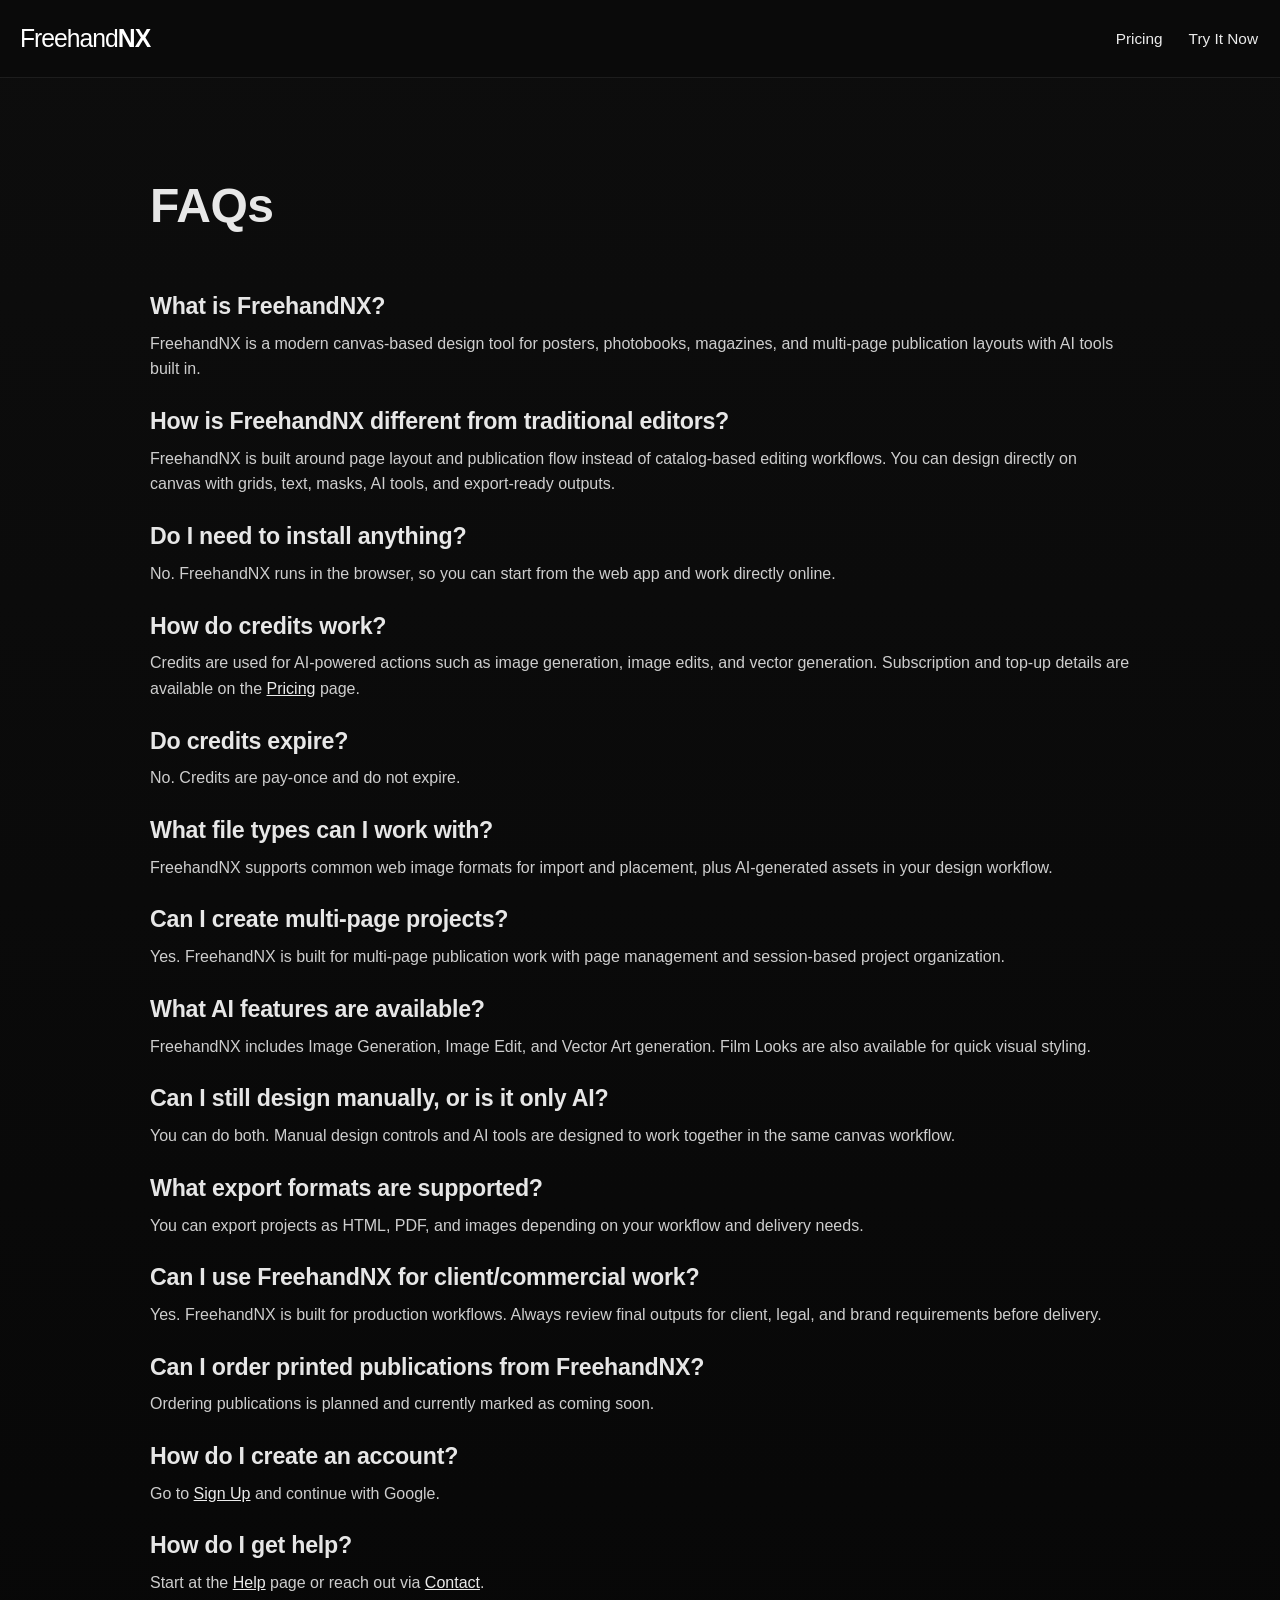
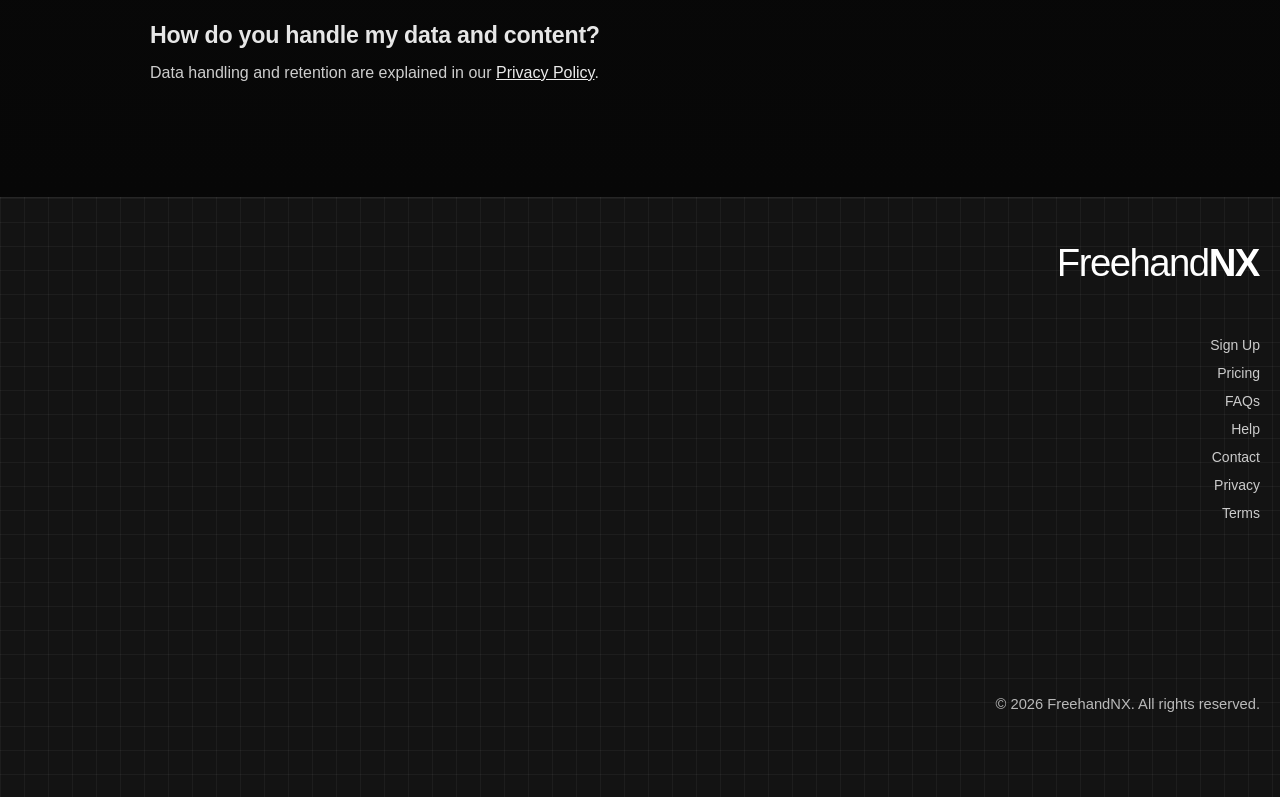
<file: faqs.html>
<!doctype html>
<html lang="en">
  <head>
    <meta charset="UTF-8" />
    <meta name="viewport" content="width=device-width, initial-scale=1.0" />
    <meta name="application-name" content="FreehandNX" />
    <meta name="description" content="Design posters, photobooks, and magazines with complete layout control. FreehandNX is a modern design tool inspired by the spirit of Freehand." />
    <meta property="og:type" content="website" />
    <meta property="og:site_name" content="FreehandNX" />
    <meta property="og:title" content="FreehandNX – Modern Layout Design Tool for Posters & Magazines" />
    <meta property="og:description" content="Design posters, photobooks, and magazines with complete layout control. FreehandNX is a modern design tool inspired by the spirit of Freehand." />
    <meta property="og:image" content="https://freehandnx.com/assets/Share.png" />
    <meta property="og:image:alt" content="FreehandNX share preview" />
    <meta property="og:url" content="https://freehandnx.com/faqs" />
    <link rel="canonical" href="https://freehandnx.com/faqs" />
    <meta name="twitter:card" content="summary_large_image" />
    <meta name="twitter:title" content="FreehandNX – Modern Layout Design Tool for Posters & Magazines" />
    <meta name="twitter:description" content="Design posters, photobooks, and magazines with complete layout control. FreehandNX is a modern design tool inspired by the spirit of Freehand." />
    <meta name="twitter:image" content="https://freehandnx.com/assets/Share.png" />
    <title>FAQs - FreehandNX</title>
    <link rel="icon" type="image/svg+xml" href="/assets/darkroomx-favicon.svg" />
    <link rel="stylesheet" href="styles.css" />
  </head>
  <body class="common-page">
    <main class="common-shell">
      <header class="landing-nav">
        <a class="landing-brand" href="/" aria-label="FreehandNX Home">
          <img src="/Logo/FreehandNX-White.svg" alt="FreehandNX" class="landing-brand-logo" />
        </a>
        <nav class="landing-nav-links" aria-label="Primary">
          <a href="/pricing">Pricing</a>
          <a class="landing-cta-link" href="/signup">Try It Now</a>
        </nav>
      </header>

      <section class="common-blank-section" aria-label="FAQs page content">
        <div class="common-page-inner">
          <h1>FAQs</h1>
          <div class="legal-content">
            <h2>What is FreehandNX?</h2>
            <p>
              FreehandNX is a modern canvas-based design tool for posters, photobooks, magazines, and multi-page
              publication layouts with AI tools built in.
            </p>

            <h2>How is FreehandNX different from traditional editors?</h2>
            <p>
              FreehandNX is built around page layout and publication flow instead of catalog-based editing workflows.
              You can design directly on canvas with grids, text, masks, AI tools, and export-ready outputs.
            </p>

            <h2>Do I need to install anything?</h2>
            <p>
              No. FreehandNX runs in the browser, so you can start from the web app and work directly online.
            </p>

            <h2>How do credits work?</h2>
            <p>
              Credits are used for AI-powered actions such as image generation, image edits, and vector generation.
              Subscription and top-up details are available on the <a href="/pricing">Pricing</a> page.
            </p>

            <h2>Do credits expire?</h2>
            <p>
              No. Credits are pay-once and do not expire.
            </p>

            <h2>What file types can I work with?</h2>
            <p>
              FreehandNX supports common web image formats for import and placement, plus AI-generated assets in your
              design workflow.
            </p>

            <h2>Can I create multi-page projects?</h2>
            <p>
              Yes. FreehandNX is built for multi-page publication work with page management and session-based project organization.
            </p>

            <h2>What AI features are available?</h2>
            <p>
              FreehandNX includes Image Generation, Image Edit, and Vector Art generation. Film Looks are also available
              for quick visual styling.
            </p>

            <h2>Can I still design manually, or is it only AI?</h2>
            <p>
              You can do both. Manual design controls and AI tools are designed to work together in the same canvas workflow.
            </p>

            <h2>What export formats are supported?</h2>
            <p>
              You can export projects as HTML, PDF, and images depending on your workflow and delivery needs.
            </p>

            <h2>Can I use FreehandNX for client/commercial work?</h2>
            <p>
              Yes. FreehandNX is built for production workflows. Always review final outputs for client, legal, and brand requirements before delivery.
            </p>

            <h2>Can I order printed publications from FreehandNX?</h2>
            <p>
              Ordering publications is planned and currently marked as coming soon.
            </p>

            <h2>How do I create an account?</h2>
            <p>
              Go to <a href="/signup">Sign Up</a> and continue with Google.
            </p>

            <h2>How do I get help?</h2>
            <p>
              Start at the <a href="/help">Help</a> page or reach out via <a href="/contact">Contact</a>.
            </p>

            <h2>How do you handle my data and content?</h2>
            <p>
              Data handling and retention are explained in our <a href="/privacy">Privacy Policy</a>.
            </p>
          </div>
        </div>
      </section>

      <footer class="landing-footer" aria-label="FreehandNX footer">
        <div class="landing-footer-inner">
          <div class="landing-footer-top">
            <a class="landing-footer-logo-link" href="/" aria-label="FreehandNX Home">
              <img src="/Logo/FreehandNX-White.svg" alt="FreehandNX" class="landing-footer-logo" />
            </a>
            <nav class="landing-footer-links" aria-label="Footer">
              <a href="/signup">Sign Up</a>
              <a href="/pricing">Pricing</a>
              <a href="/faqs">FAQs</a>
              <a href="/help">Help</a>
              <a href="/contact">Contact</a>
              <a href="/privacy">Privacy</a>
              <a href="/terms">Terms</a>
            </nav>
          </div>
          <div class="landing-footer-bottom">
            <p>© <span id="footerYear"></span> FreehandNX. All rights reserved.</p>
          </div>
        </div>
      </footer>
    </main>
    <script>
      (() => {
        const nav = document.querySelector(".landing-nav");
        if (!nav) return;

        let lastScrollY = window.scrollY || 0;
        const delta = 8;
        const topRevealThreshold = 80;

        const onScroll = () => {
          const currentY = window.scrollY || 0;
          const diff = currentY - lastScrollY;

          if (currentY <= topRevealThreshold) {
            nav.classList.remove("is-hidden");
            lastScrollY = currentY;
            return;
          }

          if (Math.abs(diff) < delta) return;

          if (diff > 0) {
            nav.classList.add("is-hidden");
          } else {
            nav.classList.remove("is-hidden");
          }

          lastScrollY = currentY;
        };

        window.addEventListener("scroll", onScroll, { passive: true });

        const footerYear = document.getElementById("footerYear");
        if (footerYear) {
          footerYear.textContent = String(new Date().getFullYear());
        }
      })();
    </script>
  </body>
</html>
</file>
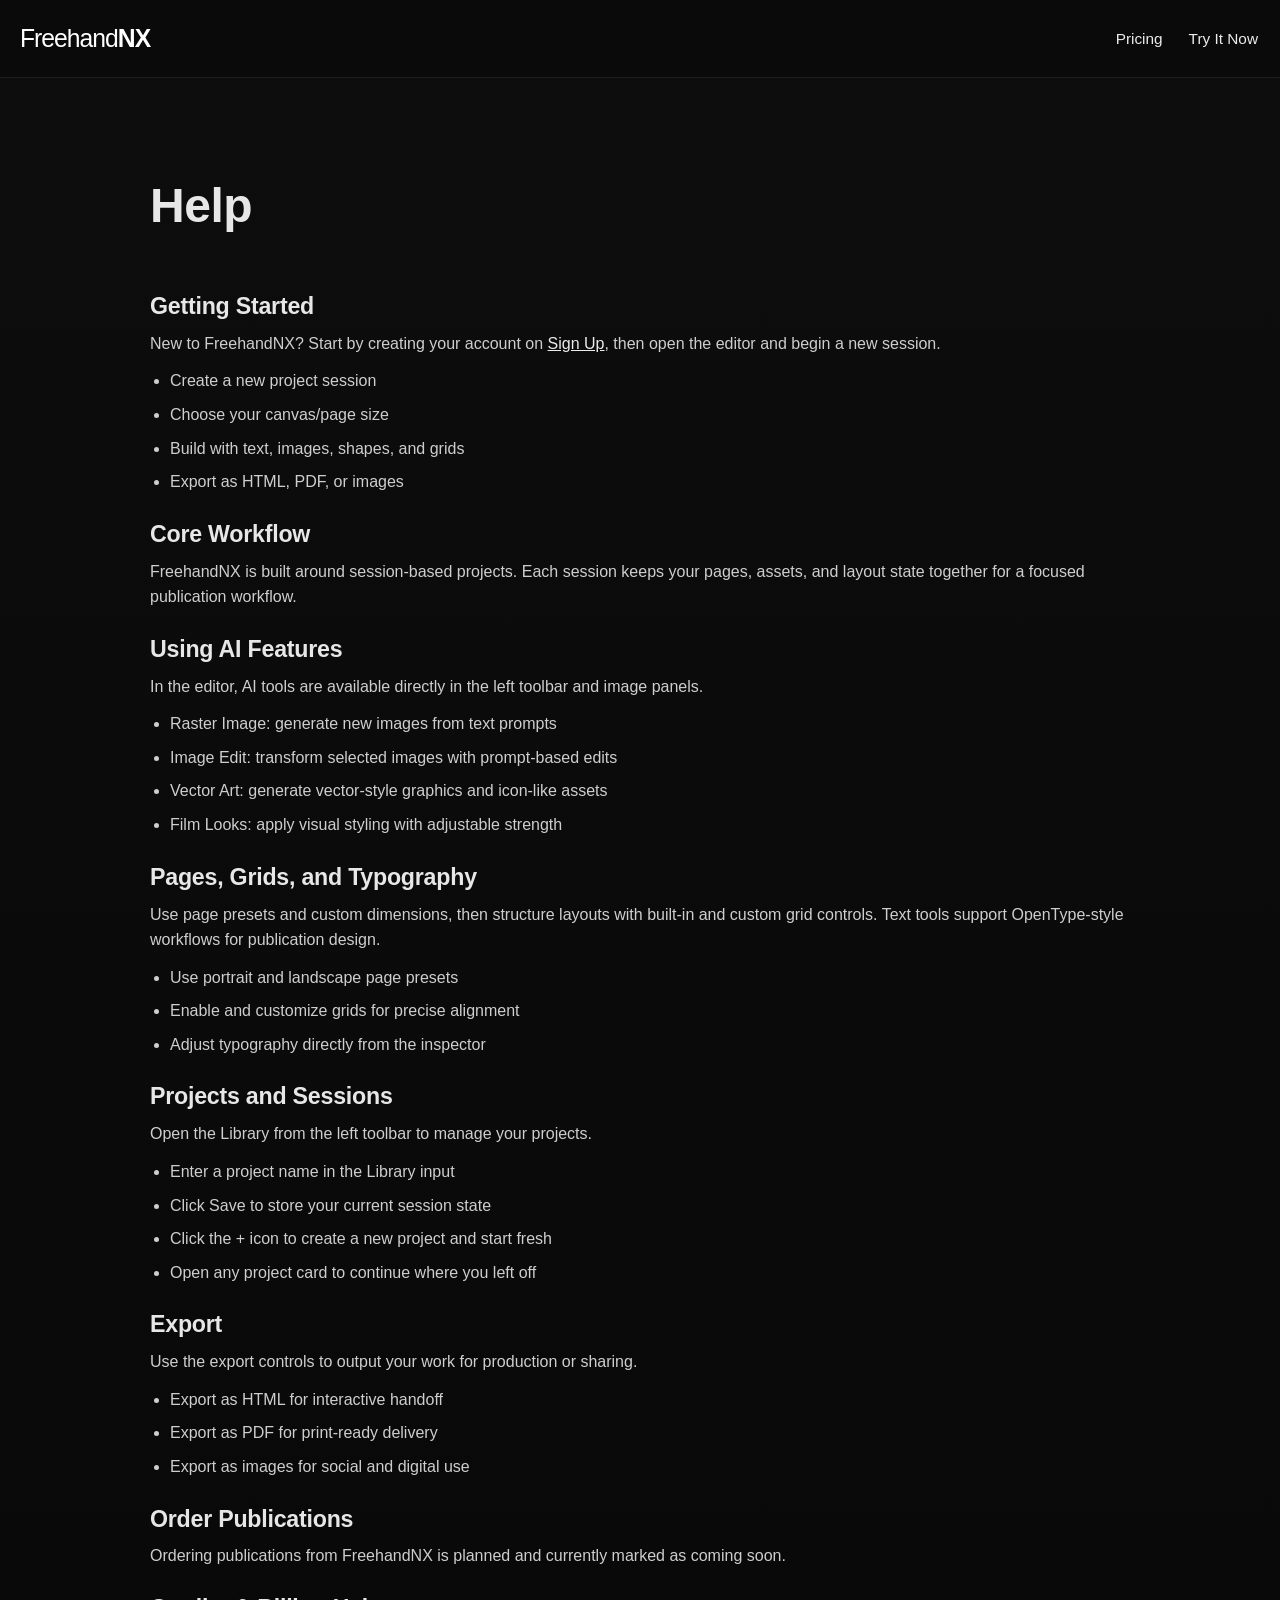
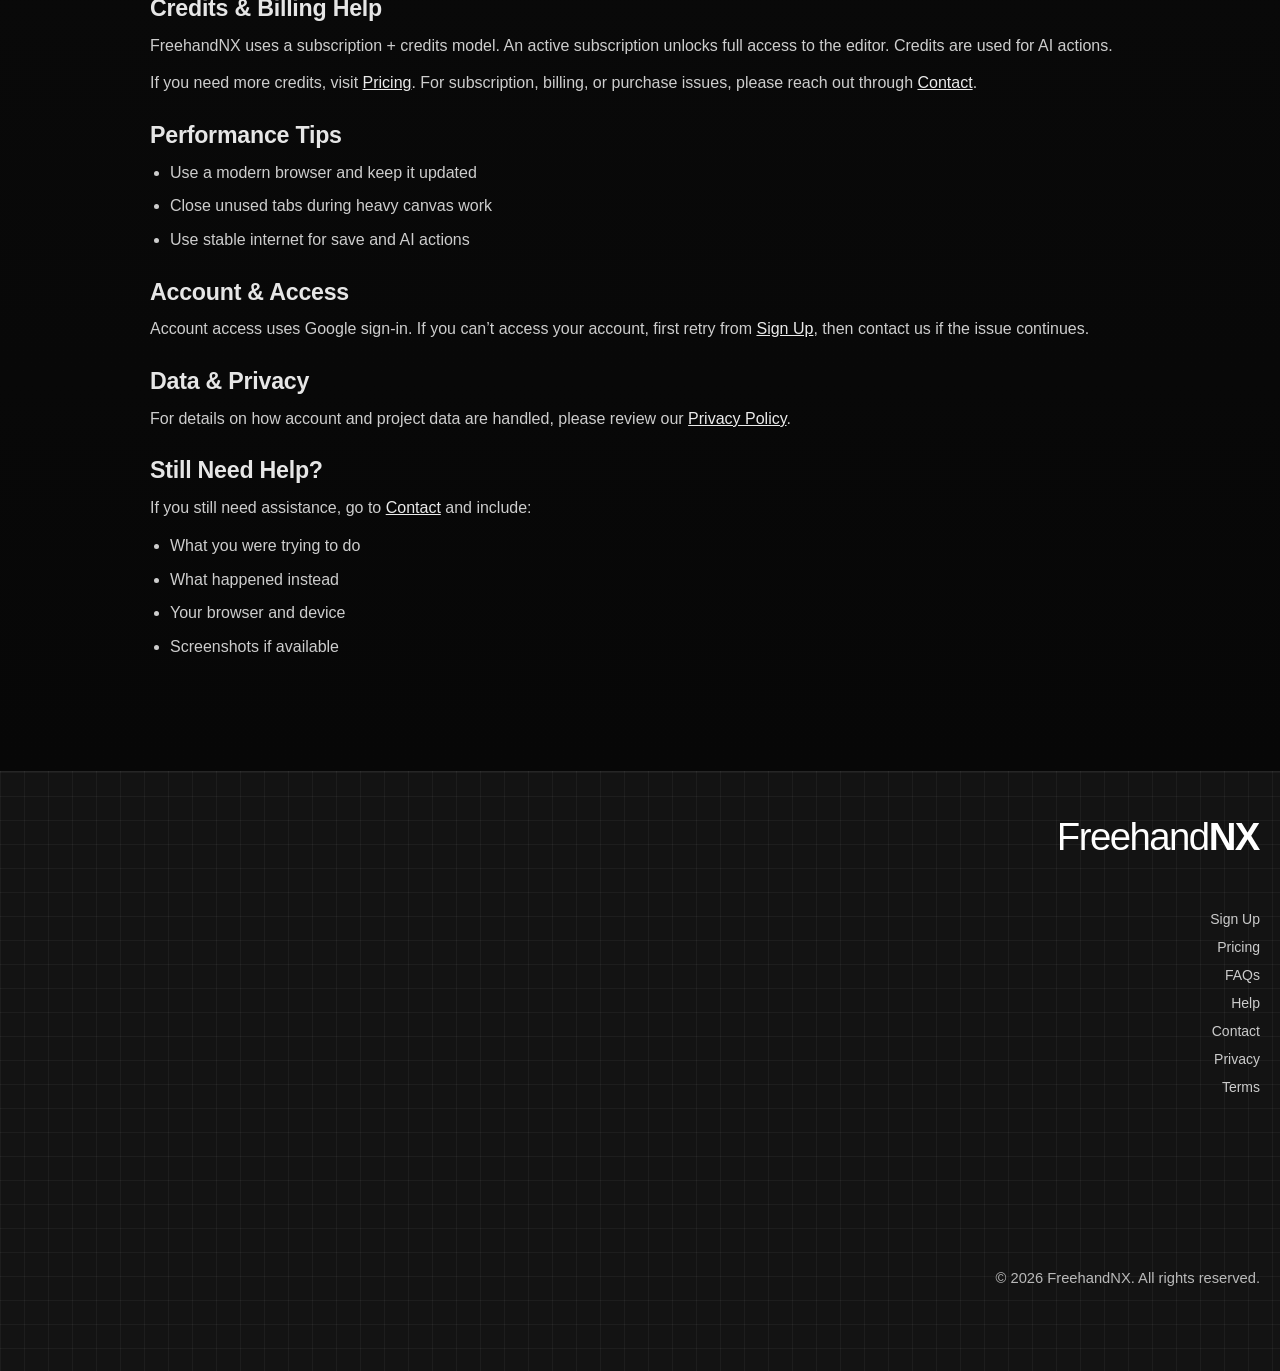
<file: help.html>
<!doctype html>
<html lang="en">
  <head>
    <meta charset="UTF-8" />
    <meta name="viewport" content="width=device-width, initial-scale=1.0" />
    <meta name="application-name" content="FreehandNX" />
    <meta name="description" content="Design posters, photobooks, and magazines with complete layout control. FreehandNX is a modern design tool inspired by the spirit of Freehand." />
    <meta property="og:type" content="website" />
    <meta property="og:site_name" content="FreehandNX" />
    <meta property="og:title" content="FreehandNX – Modern Layout Design Tool for Posters & Magazines" />
    <meta property="og:description" content="Design posters, photobooks, and magazines with complete layout control. FreehandNX is a modern design tool inspired by the spirit of Freehand." />
    <meta property="og:image" content="https://freehandnx.com/assets/Share.png" />
    <meta property="og:image:alt" content="FreehandNX share preview" />
    <meta property="og:url" content="https://freehandnx.com/help" />
    <link rel="canonical" href="https://freehandnx.com/help" />
    <meta name="twitter:card" content="summary_large_image" />
    <meta name="twitter:title" content="FreehandNX – Modern Layout Design Tool for Posters & Magazines" />
    <meta name="twitter:description" content="Design posters, photobooks, and magazines with complete layout control. FreehandNX is a modern design tool inspired by the spirit of Freehand." />
    <meta name="twitter:image" content="https://freehandnx.com/assets/Share.png" />
    <title>Help - FreehandNX</title>
    <link rel="icon" type="image/svg+xml" href="/assets/darkroomx-favicon.svg" />
    <link rel="stylesheet" href="styles.css" />
  </head>
  <body class="common-page">
    <main class="common-shell">
      <header class="landing-nav">
        <a class="landing-brand" href="/" aria-label="FreehandNX Home">
          <img src="/Logo/FreehandNX-White.svg" alt="FreehandNX" class="landing-brand-logo" />
        </a>
        <nav class="landing-nav-links" aria-label="Primary">
          <a href="/pricing">Pricing</a>
          <a class="landing-cta-link" href="/signup">Try It Now</a>
        </nav>
      </header>

      <section class="common-blank-section" aria-label="Help page content">
        <div class="common-page-inner">
          <h1>Help</h1>
          <div class="legal-content">
            <h2>Getting Started</h2>
            <p>
              New to FreehandNX? Start by creating your account on <a href="/signup">Sign Up</a>, then open the editor
              and begin a new session.
            </p>
            <ul>
              <li>Create a new project session</li>
              <li>Choose your canvas/page size</li>
              <li>Build with text, images, shapes, and grids</li>
              <li>Export as HTML, PDF, or images</li>
            </ul>

            <h2>Core Workflow</h2>
            <p>
              FreehandNX is built around session-based projects. Each session keeps your pages, assets, and layout state
              together for a focused publication workflow.
            </p>

            <h2>Using AI Features</h2>
            <p>
              In the editor, AI tools are available directly in the left toolbar and image panels.
            </p>
            <ul>
              <li>Raster Image: generate new images from text prompts</li>
              <li>Image Edit: transform selected images with prompt-based edits</li>
              <li>Vector Art: generate vector-style graphics and icon-like assets</li>
              <li>Film Looks: apply visual styling with adjustable strength</li>
            </ul>

            <h2>Pages, Grids, and Typography</h2>
            <p>
              Use page presets and custom dimensions, then structure layouts with built-in and custom grid controls.
              Text tools support OpenType-style workflows for publication design.
            </p>
            <ul>
              <li>Use portrait and landscape page presets</li>
              <li>Enable and customize grids for precise alignment</li>
              <li>Adjust typography directly from the inspector</li>
            </ul>

            <h2>Projects and Sessions</h2>
            <p>
              Open the Library from the
              left toolbar to manage your projects.
            </p>
            <ul>
              <li>Enter a project name in the Library input</li>
              <li>Click Save to store your current session state</li>
              <li>Click the + icon to create a new project and start fresh</li>
              <li>Open any project card to continue where you left off</li>
            </ul>

            <h2>Export</h2>
            <p>
              Use the export controls to output your work for production or sharing.
            </p>
            <ul>
              <li>Export as HTML for interactive handoff</li>
              <li>Export as PDF for print-ready delivery</li>
              <li>Export as images for social and digital use</li>
            </ul>

            <h2>Order Publications</h2>
            <p>
              Ordering publications from FreehandNX is planned and currently marked as coming soon.
            </p>

            <h2>Credits & Billing Help</h2>
            <p>
              FreehandNX uses a subscription + credits model. An active subscription unlocks full access to the editor.
              Credits are used for AI actions.
            </p>
            <p>
              If you need more credits, visit <a href="/pricing">Pricing</a>. For subscription, billing, or purchase
              issues, please reach out through <a href="/contact">Contact</a>.
            </p>

            <h2>Performance Tips</h2>
            <ul>
              <li>Use a modern browser and keep it updated</li>
              <li>Close unused tabs during heavy canvas work</li>
              <li>Use stable internet for save and AI actions</li>
            </ul>

            <h2>Account & Access</h2>
            <p>
              Account access uses Google sign-in. If you can’t access your account, first retry from
              <a href="/signup">Sign Up</a>, then contact us if the issue continues.
            </p>

            <h2>Data & Privacy</h2>
            <p>
              For details on how account and project data are handled, please review our
              <a href="/privacy">Privacy Policy</a>.
            </p>

            <h2>Still Need Help?</h2>
            <p>
              If you still need assistance, go to <a href="/contact">Contact</a> and include:
            </p>
            <ul>
              <li>What you were trying to do</li>
              <li>What happened instead</li>
              <li>Your browser and device</li>
              <li>Screenshots if available</li>
            </ul>
          </div>
        </div>
      </section>

      <footer class="landing-footer" aria-label="FreehandNX footer">
        <div class="landing-footer-inner">
          <div class="landing-footer-top">
            <a class="landing-footer-logo-link" href="/" aria-label="FreehandNX Home">
              <img src="/Logo/FreehandNX-White.svg" alt="FreehandNX" class="landing-footer-logo" />
            </a>
            <nav class="landing-footer-links" aria-label="Footer">
              <a href="/signup">Sign Up</a>
              <a href="/pricing">Pricing</a>
              <a href="/faqs">FAQs</a>
              <a href="/help">Help</a>
              <a href="/contact">Contact</a>
              <a href="/privacy">Privacy</a>
              <a href="/terms">Terms</a>
            </nav>
          </div>
          <div class="landing-footer-bottom">
            <p>© <span id="footerYear"></span> FreehandNX. All rights reserved.</p>
          </div>
        </div>
      </footer>
    </main>
    <script>
      (() => {
        const nav = document.querySelector(".landing-nav");
        if (!nav) return;

        let lastScrollY = window.scrollY || 0;
        const delta = 8;
        const topRevealThreshold = 80;

        const onScroll = () => {
          const currentY = window.scrollY || 0;
          const diff = currentY - lastScrollY;

          if (currentY <= topRevealThreshold) {
            nav.classList.remove("is-hidden");
            lastScrollY = currentY;
            return;
          }

          if (Math.abs(diff) < delta) return;

          if (diff > 0) {
            nav.classList.add("is-hidden");
          } else {
            nav.classList.remove("is-hidden");
          }

          lastScrollY = currentY;
        };

        window.addEventListener("scroll", onScroll, { passive: true });

        const footerYear = document.getElementById("footerYear");
        if (footerYear) {
          footerYear.textContent = String(new Date().getFullYear());
        }
      })();
    </script>
  </body>
</html>
</file>
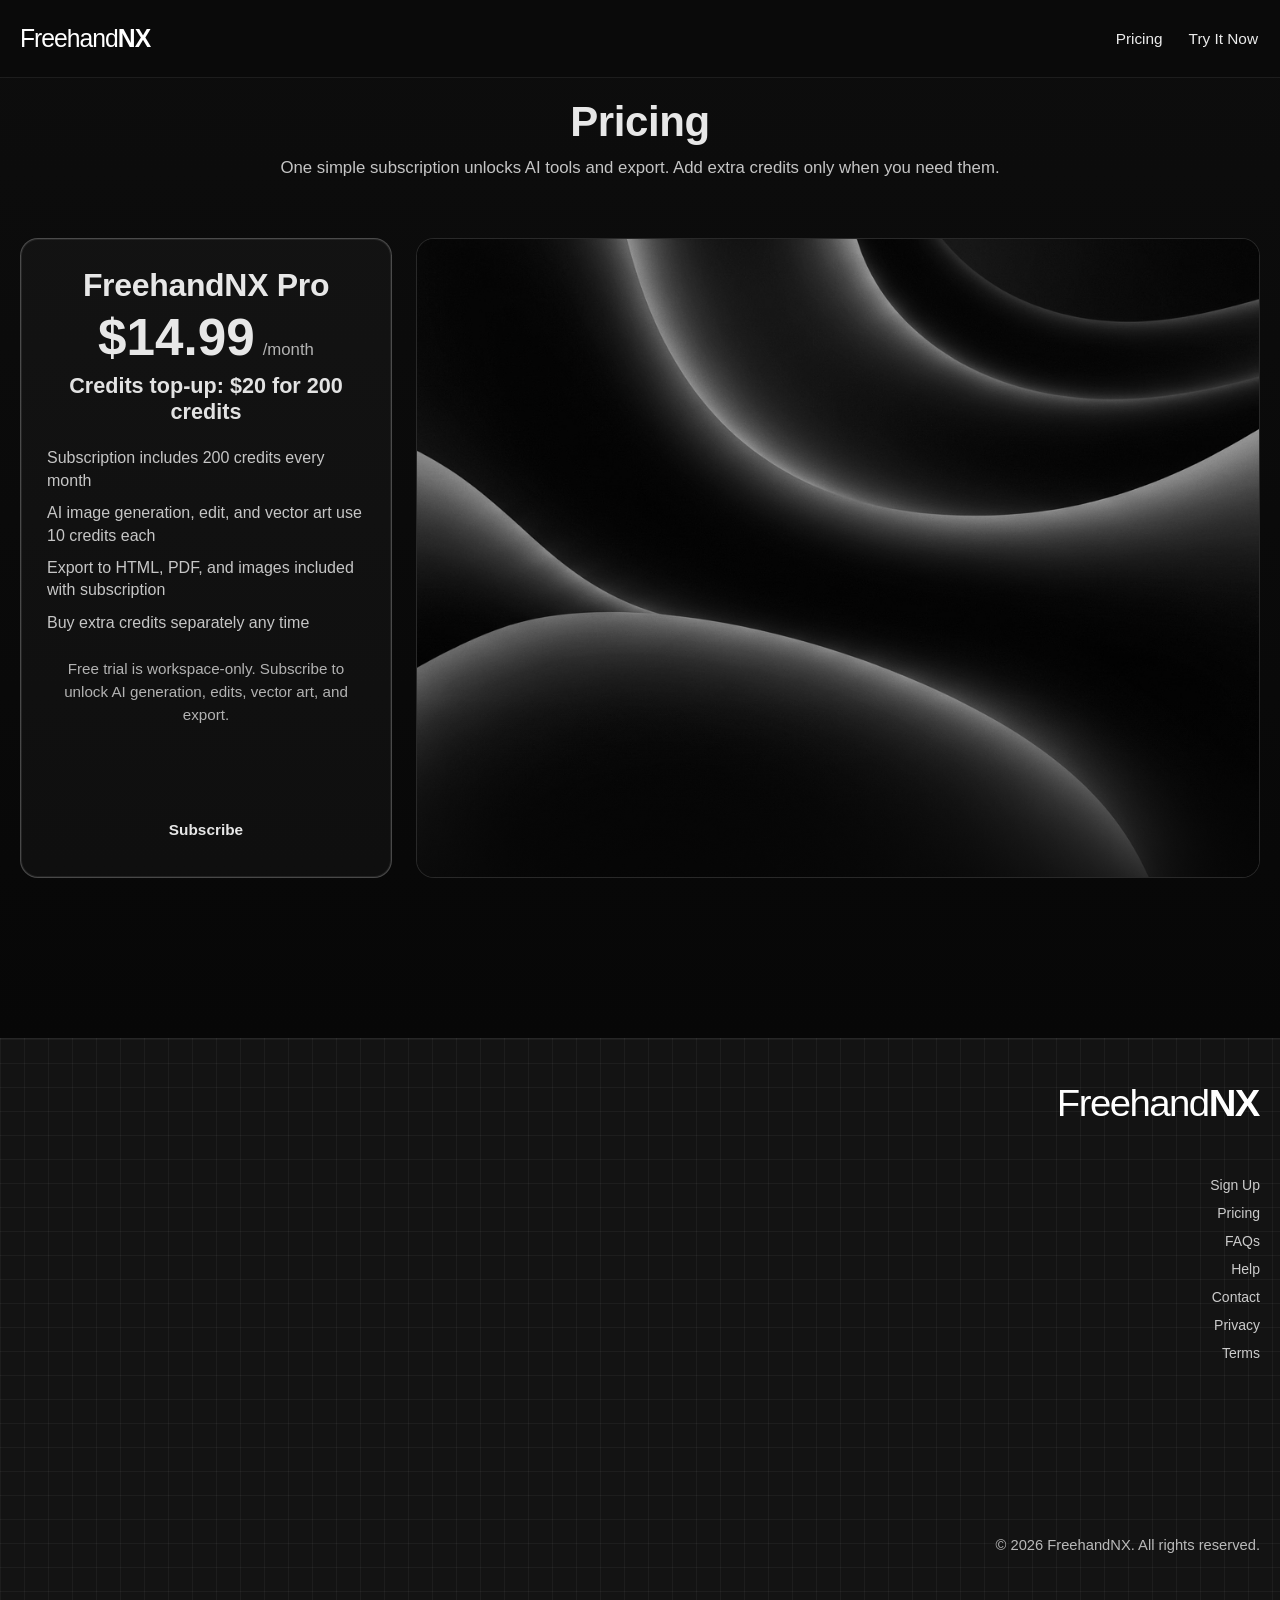
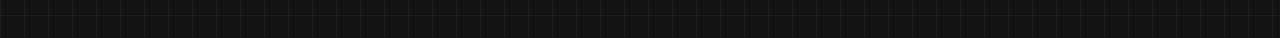
<file: pricing.html>
<!doctype html>
<html lang="en">
  <head>
    <meta charset="UTF-8" />
    <meta name="viewport" content="width=device-width, initial-scale=1.0" />
    <meta name="application-name" content="FreehandNX" />
    <meta name="description" content="Design posters, photobooks, and magazines with complete layout control. FreehandNX is a modern design tool inspired by the spirit of Freehand." />
    <meta property="og:type" content="website" />
    <meta property="og:site_name" content="FreehandNX" />
    <meta property="og:title" content="FreehandNX – Modern Layout Design Tool for Posters & Magazines" />
    <meta property="og:description" content="Design posters, photobooks, and magazines with complete layout control. FreehandNX is a modern design tool inspired by the spirit of Freehand." />
    <meta property="og:image" content="https://freehandnx.com/assets/Share.png" />
    <meta property="og:image:alt" content="FreehandNX share preview" />
    <meta property="og:url" content="https://freehandnx.com/pricing" />
    <link rel="canonical" href="https://freehandnx.com/pricing" />
    <meta name="twitter:card" content="summary_large_image" />
    <meta name="twitter:title" content="FreehandNX – Modern Layout Design Tool for Posters & Magazines" />
    <meta name="twitter:description" content="Design posters, photobooks, and magazines with complete layout control. FreehandNX is a modern design tool inspired by the spirit of Freehand." />
    <meta name="twitter:image" content="https://freehandnx.com/assets/Share.png" />
    <title>Pricing - FreehandNX</title>
    <link rel="icon" type="image/svg+xml" href="/assets/darkroomx-favicon.svg" />
    <link rel="stylesheet" href="styles.css" />
  </head>
  <body class="common-page">
    <main class="common-shell">
      <header class="landing-nav">
        <a class="landing-brand" href="/" aria-label="FreehandNX Home">
          <img src="/Logo/FreehandNX-White.svg" alt="FreehandNX" class="landing-brand-logo" />
        </a>
        <nav class="landing-nav-links" aria-label="Primary">
          <a href="/pricing">Pricing</a>
          <a class="landing-cta-link" href="/signup">Try It Now</a>
        </nav>
      </header>

      <section class="landing-pricing" aria-label="FreehandNX pricing">
        <div class="landing-pricing-inner">
          <div class="landing-pricing-copy">
            <h1>Pricing</h1>
            <p>One simple subscription unlocks AI tools and export. Add extra credits only when you need them.</p>
            <button id="pricingManageBillingBtn" class="landing-pricing-manage-btn" type="button" hidden>Manage Billing</button>
          </div>

          <div class="landing-pricing-layout">
            <article class="landing-pricing-card landing-pricing-single-card is-featured">
              <h3>FreehandNX Pro</h3>
              <div class="landing-pricing-price">$14.99<span>/month</span></div>
              <div class="landing-pricing-credits">Credits top-up: $20 for 200 credits</div>
              <ul>
                <li>Subscription includes 200 credits every month</li>
                <li>AI image generation, edit, and vector art use 10 credits each</li>
                <li>Export to HTML, PDF, and images included with subscription</li>
                <li>Buy extra credits separately any time</li>
              </ul>
              <p class="landing-pricing-note">Free trial is workspace-only. Subscribe to unlock AI generation, edits, vector art, and export.</p>
              <div class="landing-pricing-actions">
                <a href="#" id="pricingSubscribeBtn" class="landing-pricing-btn">Subscribe</a>
              </div>
            </article>

            <aside class="pricing-slideshow" aria-label="FreehandNX hero preview">
              <div class="pricing-slideshow-track" id="pricingSlideshowTrack">
                <img class="pricing-slide is-active" src="/assets/Hero-Dark.png" alt="FreehandNX hero image" loading="eager" decoding="async" />
              </div>
            </aside>
          </div>
        </div>
      </section>

      <footer class="landing-footer" aria-label="FreehandNX footer">
        <div class="landing-footer-inner">
          <div class="landing-footer-top">
            <a class="landing-footer-logo-link" href="/" aria-label="FreehandNX Home">
              <img src="/Logo/FreehandNX-White.svg" alt="FreehandNX" class="landing-footer-logo" />
            </a>
            <nav class="landing-footer-links" aria-label="Footer">
              <a href="/signup">Sign Up</a>
              <a href="/pricing">Pricing</a>
              <a href="/faqs">FAQs</a>
              <a href="/help">Help</a>
              <a href="/contact">Contact</a>
              <a href="/privacy">Privacy</a>
              <a href="/terms">Terms</a>
            </nav>
          </div>
          <div class="landing-footer-bottom">
            <p>© <span id="footerYear"></span> FreehandNX. All rights reserved.</p>
          </div>
        </div>
      </footer>
    </main>
    <script>
      (() => {
        const nav = document.querySelector(".landing-nav");
        if (!nav) return;

        let lastScrollY = window.scrollY || 0;
        const delta = 8;
        const topRevealThreshold = 80;

        const onScroll = () => {
          const currentY = window.scrollY || 0;
          const diff = currentY - lastScrollY;

          if (currentY <= topRevealThreshold) {
            nav.classList.remove("is-hidden");
            lastScrollY = currentY;
            return;
          }

          if (Math.abs(diff) < delta) return;

          if (diff > 0) {
            nav.classList.add("is-hidden");
          } else {
            nav.classList.remove("is-hidden");
          }

          lastScrollY = currentY;
        };

        window.addEventListener("scroll", onScroll, { passive: true });

        const footerYear = document.getElementById("footerYear");
        if (footerYear) {
          footerYear.textContent = String(new Date().getFullYear());
        }

        const getAuthToken = () => {
          try {
            return String(window.localStorage.getItem("darkroomx_auth_token") || "").trim();
          } catch {
            return "";
          }
        };

        const postCheckout = async (endpoint) => {
          const token = getAuthToken();
          if (!token) {
            window.location.href = "/signup";
            return;
          }
          const response = await fetch(endpoint, {
            method: "POST",
            headers: {
              "Content-Type": "application/json",
              Authorization: `Bearer ${token}`,
            },
            body: "{}",
          });
          const payload = await response.json().catch(() => ({}));
          if (!response.ok) {
            throw new Error(payload?.error || "Unable to start checkout.");
          }
          const checkoutUrl = String(payload?.checkoutUrl || "");
          if (!checkoutUrl) throw new Error("Missing checkout URL.");
          window.location.href = checkoutUrl;
        };

        const openBillingPortal = async () => {
          const token = getAuthToken();
          if (!token) {
            window.location.href = "/signup";
            return;
          }
          const response = await fetch("/api/stripe/billing-portal", {
            method: "POST",
            headers: {
              "Content-Type": "application/json",
              Authorization: `Bearer ${token}`,
            },
            body: "{}",
          });
          const payload = await response.json().catch(() => ({}));
          if (!response.ok) {
            throw new Error(payload?.error || "Unable to open billing portal.");
          }
          const portalUrl = String(payload?.portalUrl || "");
          if (!portalUrl) throw new Error("Missing billing portal URL.");
          window.location.href = portalUrl;
        };

        const loadAccessStatus = async () => {
          const token = getAuthToken();
          if (!token) return null;
          const response = await fetch("/api/access/status", {
            method: "GET",
            headers: {
              Authorization: `Bearer ${token}`,
            },
          });
          if (!response.ok) return null;
          return response.json().catch(() => null);
        };

        const subscribeBtn = document.getElementById("pricingSubscribeBtn");
        const manageBillingBtn = document.getElementById("pricingManageBillingBtn");

        const bindCheckout = (button, endpoint) => {
          if (!button) return;
          button.addEventListener("click", async (event) => {
            event.preventDefault();
            button.setAttribute("aria-disabled", "true");
            try {
              await postCheckout(endpoint);
            } catch (error) {
              window.alert(error?.message || "Unable to open checkout.");
            } finally {
              button.removeAttribute("aria-disabled");
            }
          });
        };

        bindCheckout(subscribeBtn, "/api/stripe/checkout/subscription");

        const slideshowTrack = document.getElementById("pricingSlideshowTrack");
        const slideEls = slideshowTrack ? Array.from(slideshowTrack.querySelectorAll(".pricing-slide")) : [];
        const dotWrap = document.getElementById("pricingSlideshowDots");
        const dotEls = dotWrap ? Array.from(dotWrap.querySelectorAll("span")) : [];
        let activeSlide = 0;
        let slideTimer = null;

        const setActiveSlide = (index) => {
          if (!slideEls.length) return;
          activeSlide = (index + slideEls.length) % slideEls.length;
          slideEls.forEach((slide, i) => {
            slide.classList.toggle("is-active", i === activeSlide);
          });
          dotEls.forEach((dot, i) => {
            dot.classList.toggle("is-active", i === activeSlide);
          });
        };

        const startSlideShow = () => {
          if (slideEls.length <= 1) return;
          if (slideTimer) window.clearInterval(slideTimer);
          slideTimer = window.setInterval(() => {
            setActiveSlide(activeSlide + 1);
          }, 4200);
        };

        startSlideShow();
        loadAccessStatus()
          .then((status) => {
            if (!manageBillingBtn) return;
            const hasActiveSubscription = Boolean(status?.subscriptionActive);
            manageBillingBtn.hidden = !hasActiveSubscription;
          })
          .catch(() => {
            if (!manageBillingBtn) return;
            manageBillingBtn.hidden = true;
          });
        if (manageBillingBtn) {
          manageBillingBtn.addEventListener("click", async () => {
            manageBillingBtn.disabled = true;
            try {
              await openBillingPortal();
            } catch (error) {
              window.alert(error?.message || "Unable to open billing portal.");
            } finally {
              manageBillingBtn.disabled = false;
            }
          });
        }
      })();
    </script>
  </body>
</html>
</file>
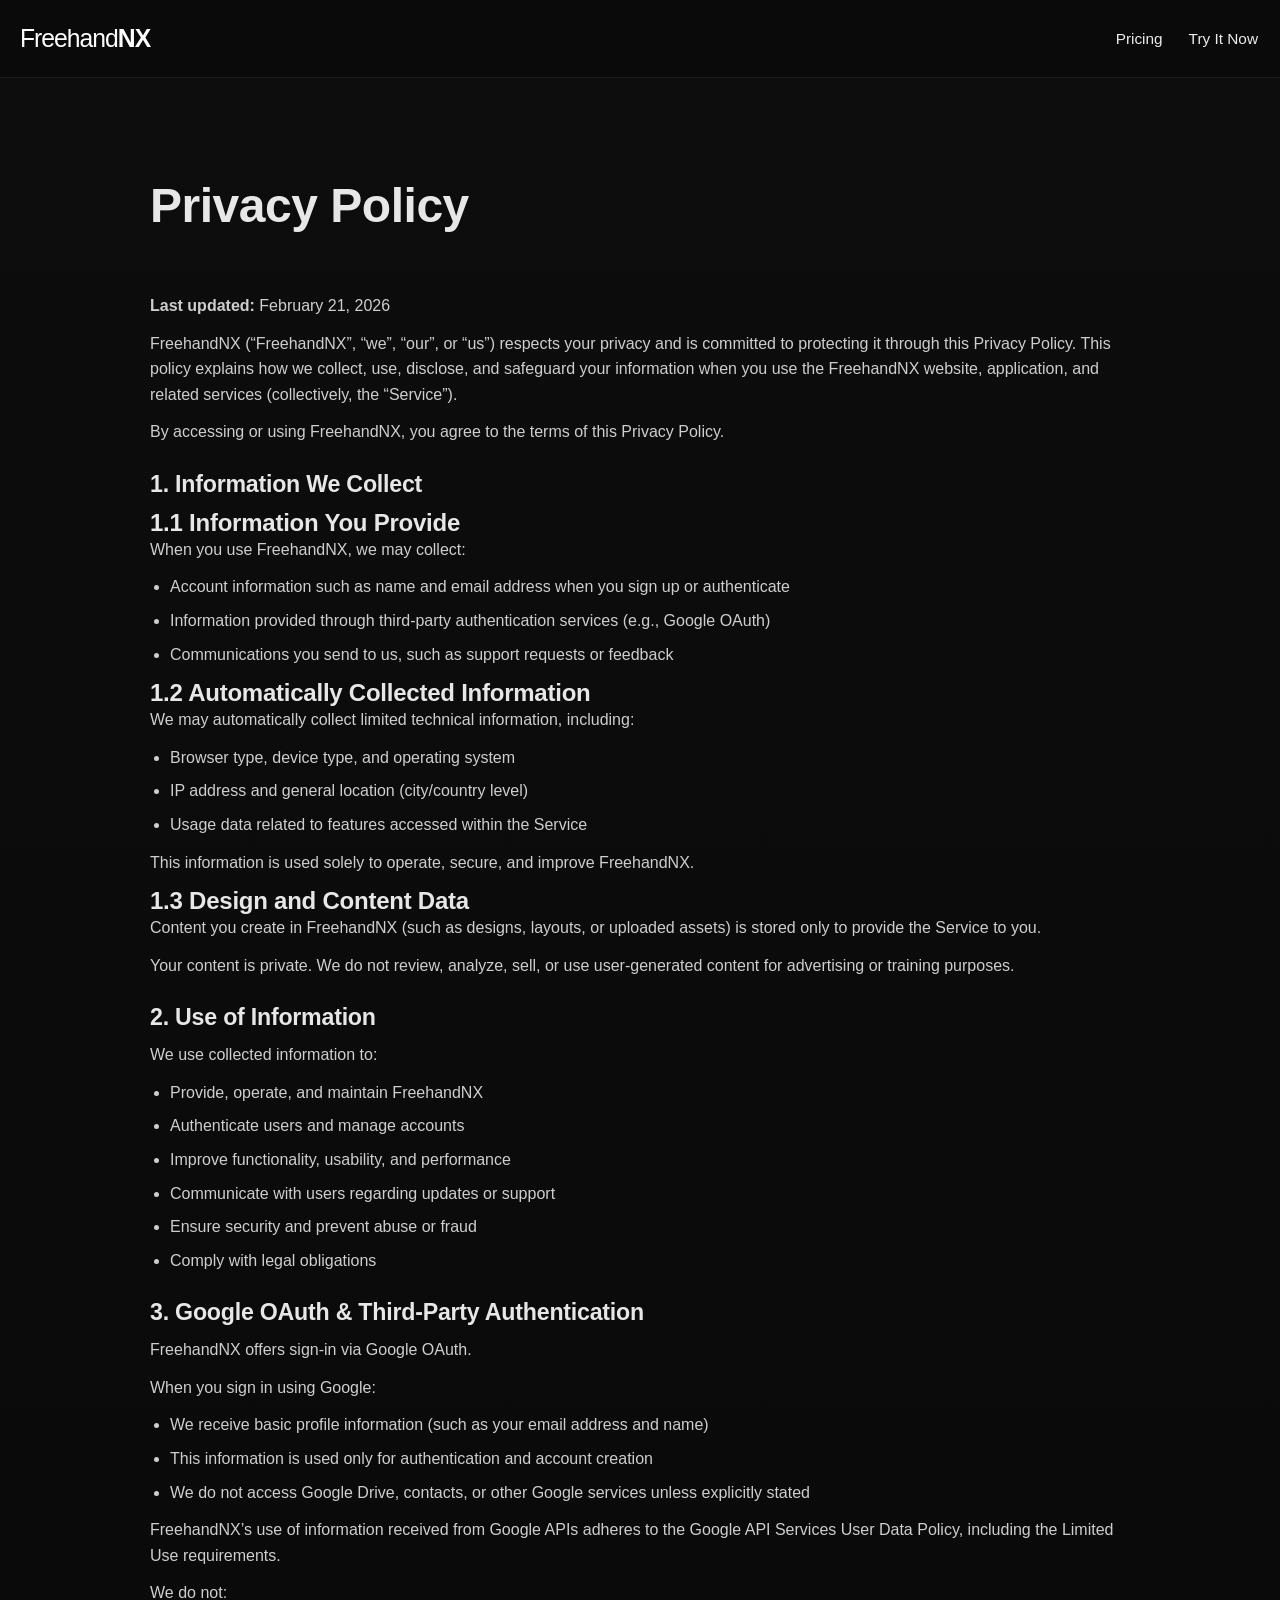
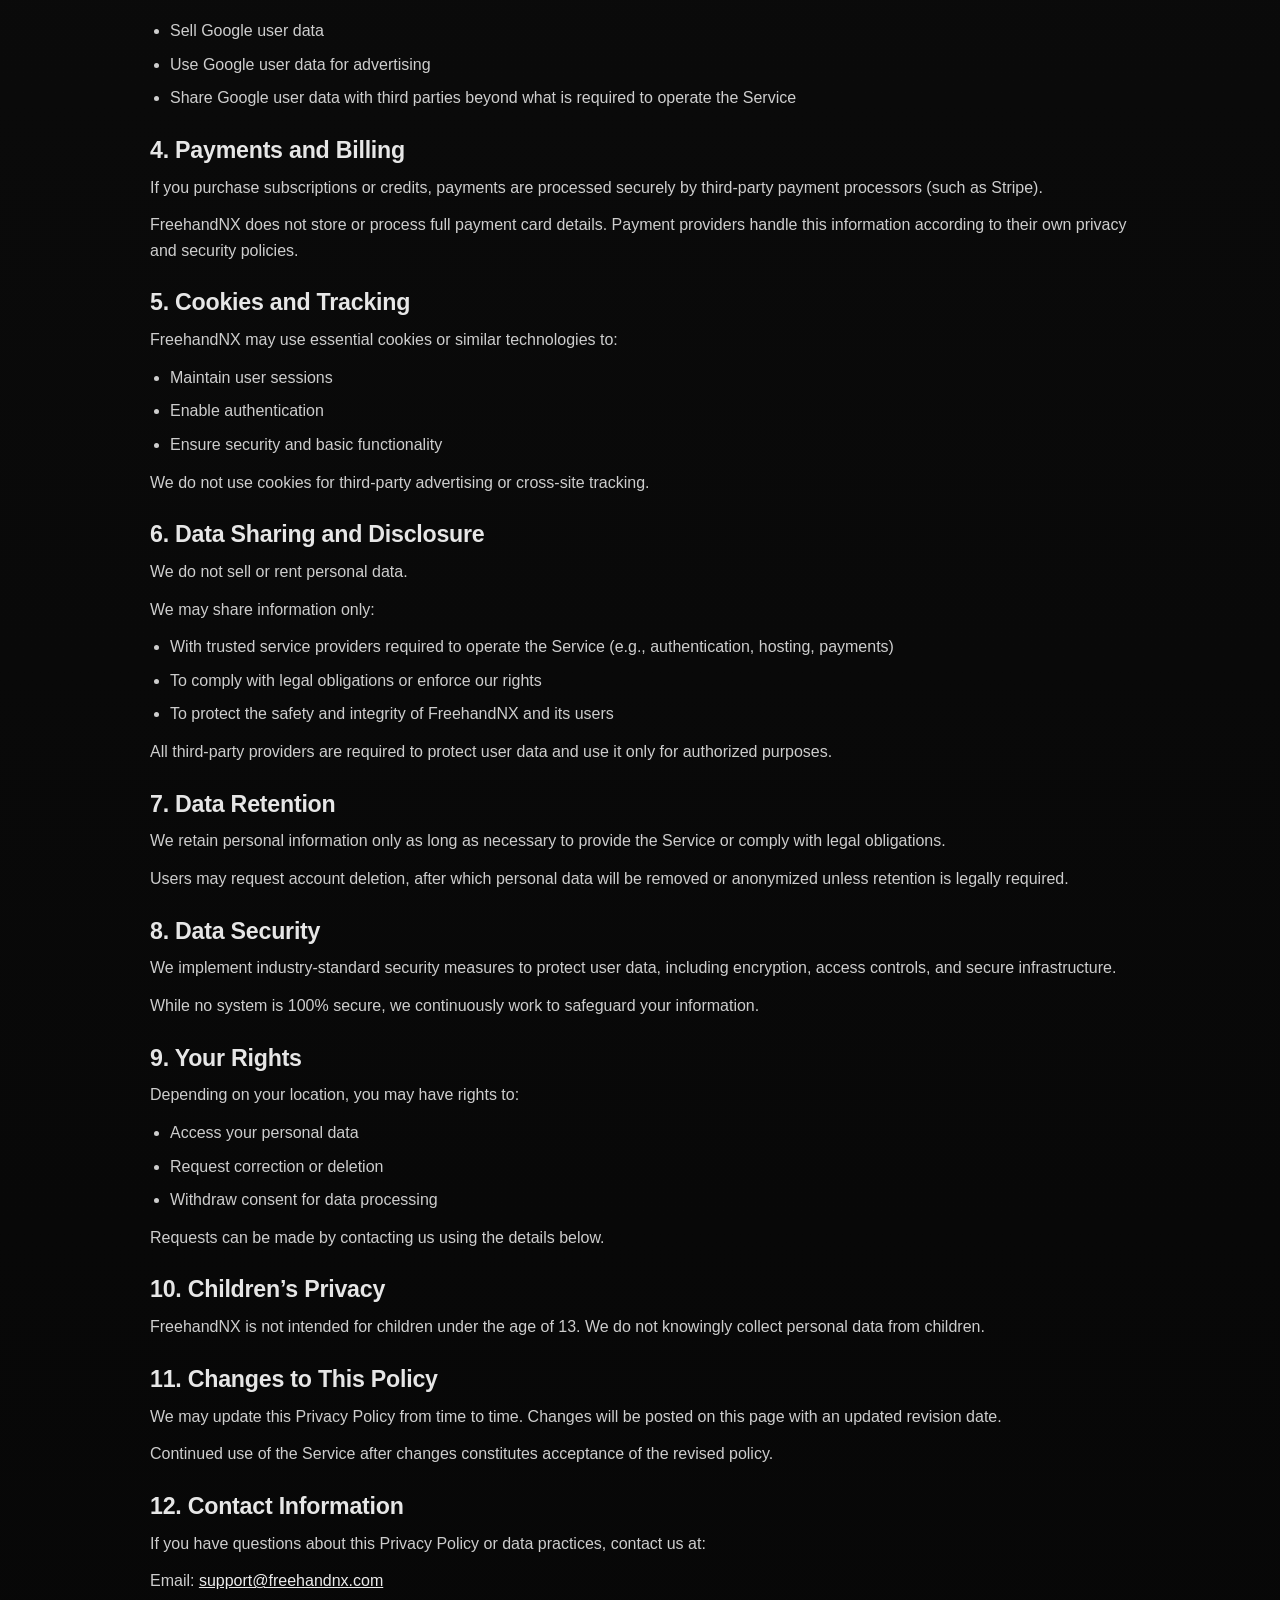
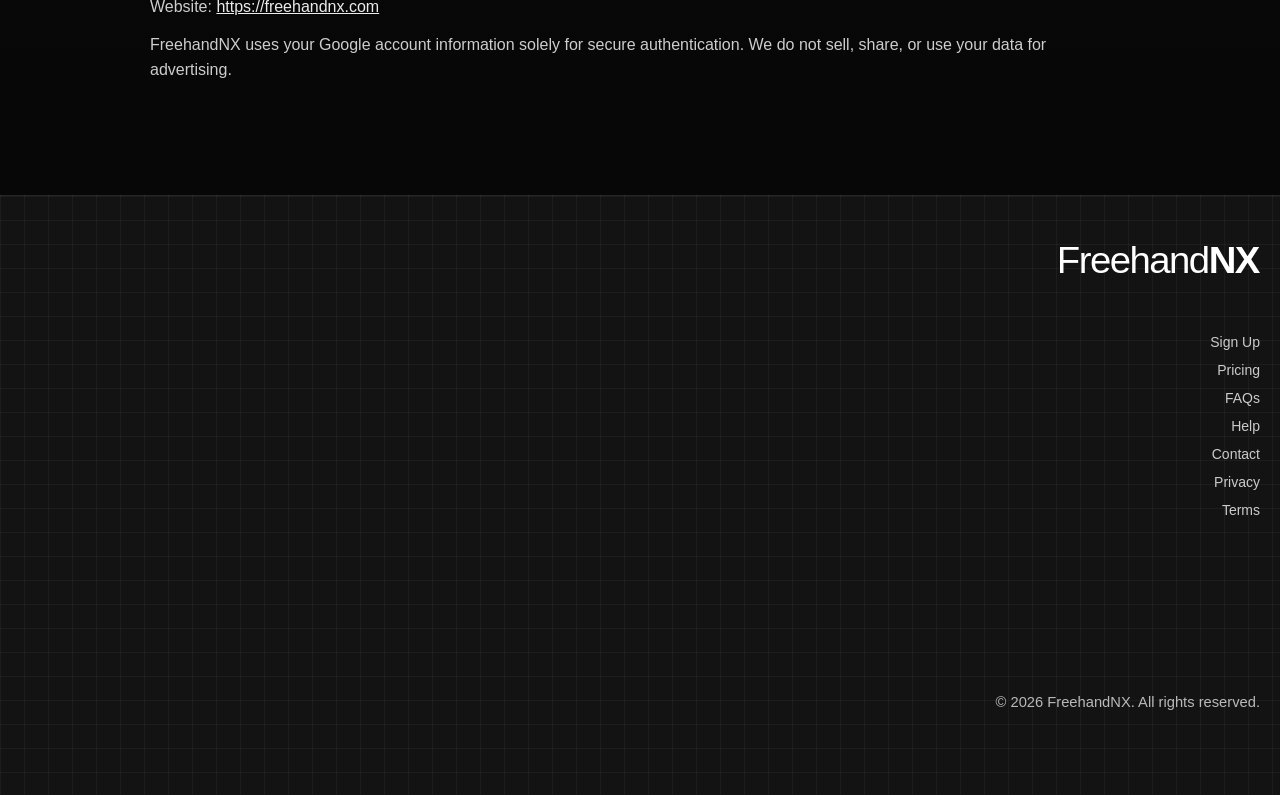
<file: privacy.html>
<!doctype html>
<html lang="en">
  <head>
    <meta charset="UTF-8" />
    <meta name="viewport" content="width=device-width, initial-scale=1.0" />
    <meta name="application-name" content="FreehandNX" />
    <meta name="description" content="Design posters, photobooks, and magazines with complete layout control. FreehandNX is a modern design tool inspired by the spirit of Freehand." />
    <meta property="og:type" content="website" />
    <meta property="og:site_name" content="FreehandNX" />
    <meta property="og:title" content="FreehandNX – Modern Layout Design Tool for Posters & Magazines" />
    <meta property="og:description" content="Design posters, photobooks, and magazines with complete layout control. FreehandNX is a modern design tool inspired by the spirit of Freehand." />
    <meta property="og:image" content="https://freehandnx.com/assets/Share.png" />
    <meta property="og:image:alt" content="FreehandNX share preview" />
    <meta property="og:url" content="https://freehandnx.com/privacy" />
    <link rel="canonical" href="https://freehandnx.com/privacy" />
    <meta name="twitter:card" content="summary_large_image" />
    <meta name="twitter:title" content="FreehandNX – Modern Layout Design Tool for Posters & Magazines" />
    <meta name="twitter:description" content="Design posters, photobooks, and magazines with complete layout control. FreehandNX is a modern design tool inspired by the spirit of Freehand." />
    <meta name="twitter:image" content="https://freehandnx.com/assets/Share.png" />
    <title>Privacy Policy - FreehandNX</title>
    <link rel="icon" type="image/svg+xml" href="/assets/darkroomx-favicon.svg" />
    <link rel="stylesheet" href="styles.css" />
  </head>
  <body class="common-page">
    <main class="common-shell">
      <header class="landing-nav">
        <a class="landing-brand" href="/" aria-label="FreehandNX Home">
          <img src="/Logo/FreehandNX-White.svg" alt="FreehandNX" class="landing-brand-logo" />
        </a>
        <nav class="landing-nav-links" aria-label="Primary">
          <a href="/pricing">Pricing</a>
          <a class="landing-cta-link" href="/signup">Try It Now</a>
        </nav>
      </header>

      <section class="common-blank-section" aria-label="Privacy page content">
        <div class="common-page-inner common-page-inner-legal">
          <h1>Privacy Policy</h1>
          <div class="legal-content">
            <p><strong>Last updated:</strong> February 21, 2026</p>

            <p>
              FreehandNX (“FreehandNX”, “we”, “our”, or “us”) respects your privacy and is committed to protecting it
              through this Privacy Policy. This policy explains how we collect, use, disclose, and safeguard your
              information when you use the FreehandNX website, application, and related services (collectively, the
              “Service”).
            </p>

            <p>By accessing or using FreehandNX, you agree to the terms of this Privacy Policy.</p>

            <h2>1. Information We Collect</h2>

            <h3>1.1 Information You Provide</h3>
            <p>When you use FreehandNX, we may collect:</p>
            <ul>
              <li>Account information such as name and email address when you sign up or authenticate</li>
              <li>Information provided through third-party authentication services (e.g., Google OAuth)</li>
              <li>Communications you send to us, such as support requests or feedback</li>
            </ul>

            <h3>1.2 Automatically Collected Information</h3>
            <p>We may automatically collect limited technical information, including:</p>
            <ul>
              <li>Browser type, device type, and operating system</li>
              <li>IP address and general location (city/country level)</li>
              <li>Usage data related to features accessed within the Service</li>
            </ul>
            <p>This information is used solely to operate, secure, and improve FreehandNX.</p>

            <h3>1.3 Design and Content Data</h3>
            <p>
              Content you create in FreehandNX (such as designs, layouts, or uploaded assets) is stored only to provide
              the Service to you.
            </p>
            <p>
              Your content is private. We do not review, analyze, sell, or use user-generated content for advertising
              or training purposes.
            </p>

            <h2>2. Use of Information</h2>
            <p>We use collected information to:</p>
            <ul>
              <li>Provide, operate, and maintain FreehandNX</li>
              <li>Authenticate users and manage accounts</li>
              <li>Improve functionality, usability, and performance</li>
              <li>Communicate with users regarding updates or support</li>
              <li>Ensure security and prevent abuse or fraud</li>
              <li>Comply with legal obligations</li>
            </ul>

            <h2>3. Google OAuth &amp; Third-Party Authentication</h2>
            <p>FreehandNX offers sign-in via Google OAuth.</p>
            <p>When you sign in using Google:</p>
            <ul>
              <li>We receive basic profile information (such as your email address and name)</li>
              <li>This information is used only for authentication and account creation</li>
              <li>We do not access Google Drive, contacts, or other Google services unless explicitly stated</li>
            </ul>
            <p>
              FreehandNX’s use of information received from Google APIs adheres to the Google API Services User Data
              Policy, including the Limited Use requirements.
            </p>
            <p>We do not:</p>
            <ul>
              <li>Sell Google user data</li>
              <li>Use Google user data for advertising</li>
              <li>Share Google user data with third parties beyond what is required to operate the Service</li>
            </ul>

            <h2>4. Payments and Billing</h2>
            <p>
              If you purchase subscriptions or credits, payments are processed securely by third-party payment processors
              (such as Stripe).
            </p>
            <p>
              FreehandNX does not store or process full payment card details. Payment providers handle this information
              according to their own privacy and security policies.
            </p>

            <h2>5. Cookies and Tracking</h2>
            <p>FreehandNX may use essential cookies or similar technologies to:</p>
            <ul>
              <li>Maintain user sessions</li>
              <li>Enable authentication</li>
              <li>Ensure security and basic functionality</li>
            </ul>
            <p>We do not use cookies for third-party advertising or cross-site tracking.</p>

            <h2>6. Data Sharing and Disclosure</h2>
            <p>We do not sell or rent personal data.</p>
            <p>We may share information only:</p>
            <ul>
              <li>With trusted service providers required to operate the Service (e.g., authentication, hosting, payments)</li>
              <li>To comply with legal obligations or enforce our rights</li>
              <li>To protect the safety and integrity of FreehandNX and its users</li>
            </ul>
            <p>
              All third-party providers are required to protect user data and use it only for authorized purposes.
            </p>

            <h2>7. Data Retention</h2>
            <p>
              We retain personal information only as long as necessary to provide the Service or comply with legal
              obligations.
            </p>
            <p>
              Users may request account deletion, after which personal data will be removed or anonymized unless
              retention is legally required.
            </p>

            <h2>8. Data Security</h2>
            <p>
              We implement industry-standard security measures to protect user data, including encryption, access
              controls, and secure infrastructure.
            </p>
            <p>While no system is 100% secure, we continuously work to safeguard your information.</p>

            <h2>9. Your Rights</h2>
            <p>Depending on your location, you may have rights to:</p>
            <ul>
              <li>Access your personal data</li>
              <li>Request correction or deletion</li>
              <li>Withdraw consent for data processing</li>
            </ul>
            <p>Requests can be made by contacting us using the details below.</p>

            <h2>10. Children’s Privacy</h2>
            <p>
              FreehandNX is not intended for children under the age of 13. We do not knowingly collect personal data
              from children.
            </p>

            <h2>11. Changes to This Policy</h2>
            <p>
              We may update this Privacy Policy from time to time. Changes will be posted on this page with an updated
              revision date.
            </p>
            <p>
              Continued use of the Service after changes constitutes acceptance of the revised policy.
            </p>

            <h2>12. Contact Information</h2>
            <p>If you have questions about this Privacy Policy or data practices, contact us at:</p>
            <p>
              Email: <a href="mailto:support@freehandnx.com">support@freehandnx.com</a><br />
              Website: <a href="https://freehandnx.com">https://freehandnx.com</a>
            </p>

            <p>
              FreehandNX uses your Google account information solely for secure authentication. We do not sell, share,
              or use your data for advertising.
            </p>
          </div>
        </div>
      </section>

      <footer class="landing-footer" aria-label="FreehandNX footer">
        <div class="landing-footer-inner">
          <div class="landing-footer-top">
            <a class="landing-footer-logo-link" href="/" aria-label="FreehandNX Home">
              <img src="/Logo/FreehandNX-White.svg" alt="FreehandNX" class="landing-footer-logo" />
            </a>
            <nav class="landing-footer-links" aria-label="Footer">
              <a href="/signup">Sign Up</a>
              <a href="/pricing">Pricing</a>
              <a href="/faqs">FAQs</a>
              <a href="/help">Help</a>
              <a href="/contact">Contact</a>
              <a href="/privacy">Privacy</a>
              <a href="/terms">Terms</a>
            </nav>
          </div>
          <div class="landing-footer-bottom">
            <p>© <span id="footerYear"></span> FreehandNX. All rights reserved.</p>
          </div>
        </div>
      </footer>
    </main>
    <script>
      (() => {
        const nav = document.querySelector(".landing-nav");
        if (!nav) return;

        let lastScrollY = window.scrollY || 0;
        const delta = 8;
        const topRevealThreshold = 80;

        const onScroll = () => {
          const currentY = window.scrollY || 0;
          const diff = currentY - lastScrollY;

          if (currentY <= topRevealThreshold) {
            nav.classList.remove("is-hidden");
            lastScrollY = currentY;
            return;
          }

          if (Math.abs(diff) < delta) return;

          if (diff > 0) {
            nav.classList.add("is-hidden");
          } else {
            nav.classList.remove("is-hidden");
          }

          lastScrollY = currentY;
        };

        window.addEventListener("scroll", onScroll, { passive: true });

        const footerYear = document.getElementById("footerYear");
        if (footerYear) {
          footerYear.textContent = String(new Date().getFullYear());
        }
      })();
    </script>
  </body>
</html>
</file>
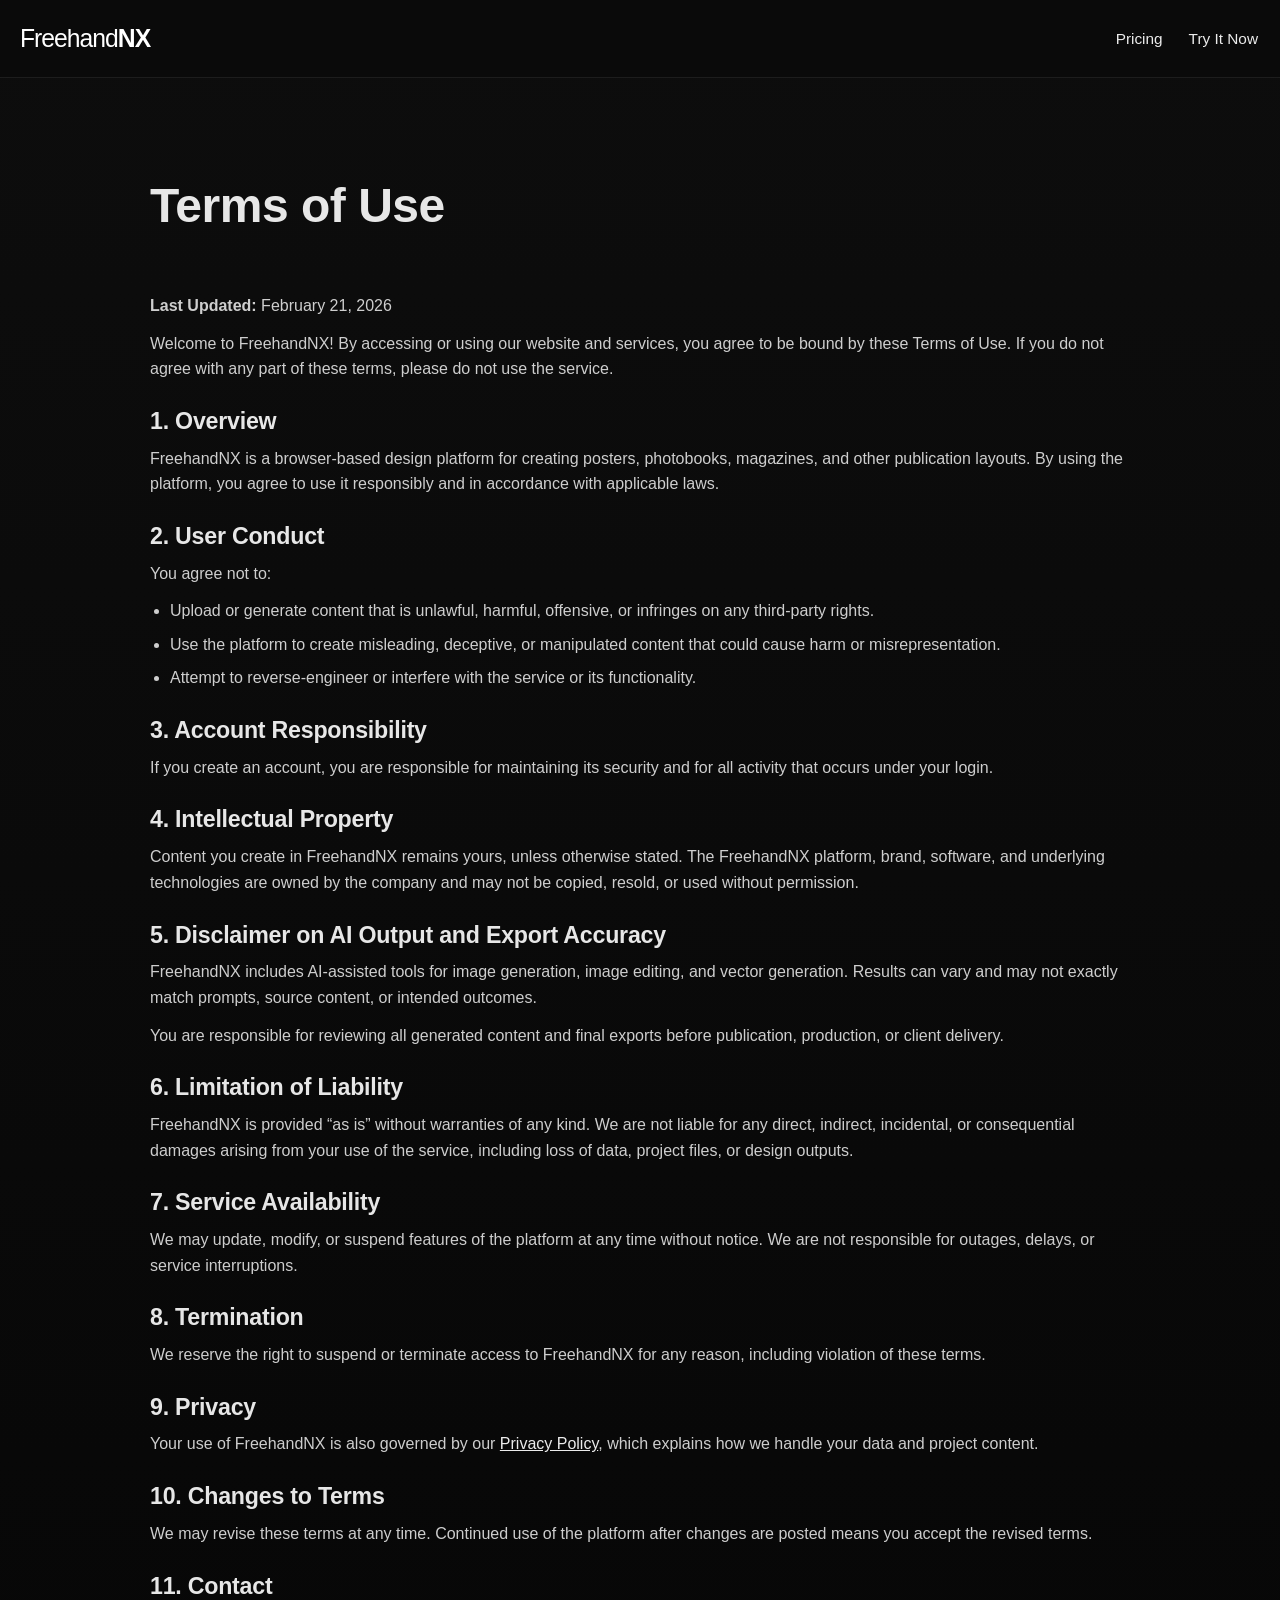
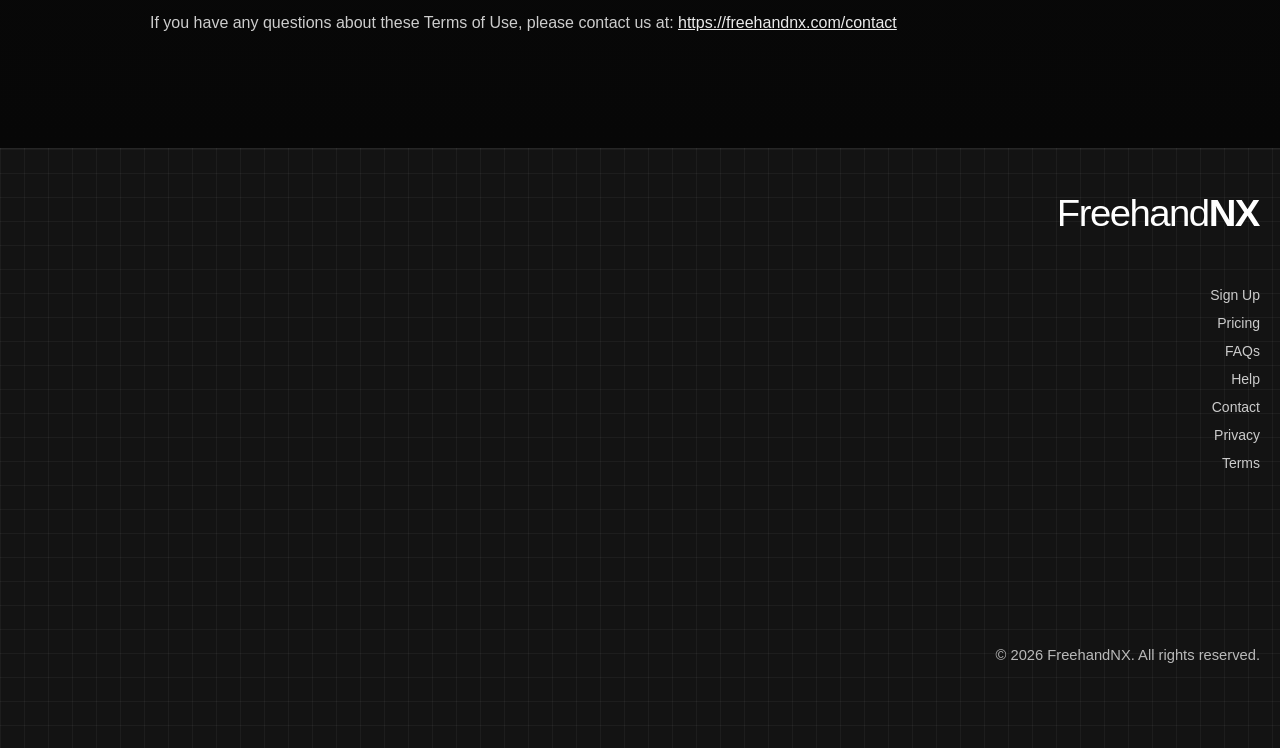
<file: terms.html>
<!doctype html>
<html lang="en">
  <head>
    <meta charset="UTF-8" />
    <meta name="viewport" content="width=device-width, initial-scale=1.0" />
    <meta name="application-name" content="FreehandNX" />
    <meta name="description" content="Design posters, photobooks, and magazines with complete layout control. FreehandNX is a modern design tool inspired by the spirit of Freehand." />
    <meta property="og:type" content="website" />
    <meta property="og:site_name" content="FreehandNX" />
    <meta property="og:title" content="FreehandNX – Modern Layout Design Tool for Posters & Magazines" />
    <meta property="og:description" content="Design posters, photobooks, and magazines with complete layout control. FreehandNX is a modern design tool inspired by the spirit of Freehand." />
    <meta property="og:image" content="https://freehandnx.com/assets/Share.png" />
    <meta property="og:image:alt" content="FreehandNX share preview" />
    <meta property="og:url" content="https://freehandnx.com/terms" />
    <link rel="canonical" href="https://freehandnx.com/terms" />
    <meta name="twitter:card" content="summary_large_image" />
    <meta name="twitter:title" content="FreehandNX – Modern Layout Design Tool for Posters & Magazines" />
    <meta name="twitter:description" content="Design posters, photobooks, and magazines with complete layout control. FreehandNX is a modern design tool inspired by the spirit of Freehand." />
    <meta name="twitter:image" content="https://freehandnx.com/assets/Share.png" />
    <title>Terms of Use - FreehandNX</title>
    <link rel="icon" type="image/svg+xml" href="/assets/darkroomx-favicon.svg" />
    <link rel="stylesheet" href="styles.css" />
  </head>
  <body class="common-page">
    <main class="common-shell">
      <header class="landing-nav">
        <a class="landing-brand" href="/" aria-label="FreehandNX Home">
          <img src="/Logo/FreehandNX-White.svg" alt="FreehandNX" class="landing-brand-logo" />
        </a>
        <nav class="landing-nav-links" aria-label="Primary">
          <a href="/pricing">Pricing</a>
          <a class="landing-cta-link" href="/signup">Try It Now</a>
        </nav>
      </header>

      <section class="common-blank-section" aria-label="Terms page content">
        <div class="common-page-inner common-page-inner-legal">
          <h1>Terms of Use</h1>
          <div class="legal-content">
            <p><strong>Last Updated:</strong> February 21, 2026</p>

            <p>
              Welcome to FreehandNX! By accessing or using our website and services, you agree to be bound by these Terms
              of Use. If you do not agree with any part of these terms, please do not use the service.
            </p>

            <h2>1. Overview</h2>
            <p>
              FreehandNX is a browser-based design platform for creating posters, photobooks, magazines, and other
              publication layouts. By using the platform, you agree to use it responsibly and in accordance with
              applicable laws.
            </p>

            <h2>2. User Conduct</h2>
            <p>You agree not to:</p>
            <ul>
              <li>Upload or generate content that is unlawful, harmful, offensive, or infringes on any third-party rights.</li>
              <li>Use the platform to create misleading, deceptive, or manipulated content that could cause harm or misrepresentation.</li>
              <li>Attempt to reverse-engineer or interfere with the service or its functionality.</li>
            </ul>

            <h2>3. Account Responsibility</h2>
            <p>
              If you create an account, you are responsible for maintaining its security and for all activity that
              occurs under your login.
            </p>

            <h2>4. Intellectual Property</h2>
            <p>
              Content you create in FreehandNX remains yours, unless otherwise stated. The FreehandNX platform, brand,
              software, and underlying technologies are owned by the company and may not be copied, resold, or used
              without permission.
            </p>

            <h2>5. Disclaimer on AI Output and Export Accuracy</h2>
            <p>
              FreehandNX includes AI-assisted tools for image generation, image editing, and vector generation. Results
              can vary and may not exactly match prompts, source content, or intended outcomes.
            </p>
            <p>
              You are responsible for reviewing all generated content and final exports before publication, production,
              or client delivery.
            </p>

            <h2>6. Limitation of Liability</h2>
            <p>
              FreehandNX is provided “as is” without warranties of any kind. We are not liable for any direct, indirect,
              incidental, or consequential damages arising from your use of the service, including loss of data, project
              files, or design outputs.
            </p>

            <h2>7. Service Availability</h2>
            <p>
              We may update, modify, or suspend features of the platform at any time without notice. We are not
              responsible for outages, delays, or service interruptions.
            </p>

            <h2>8. Termination</h2>
            <p>
              We reserve the right to suspend or terminate access to FreehandNX for any reason, including violation of
              these terms.
            </p>

            <h2>9. Privacy</h2>
            <p>
              Your use of FreehandNX is also governed by our <a href="/privacy">Privacy Policy</a>, which explains how
              we handle your data and project content.
            </p>

            <h2>10. Changes to Terms</h2>
            <p>
              We may revise these terms at any time. Continued use of the platform after changes are posted means you
              accept the revised terms.
            </p>

            <h2>11. Contact</h2>
            <p>
              If you have any questions about these Terms of Use, please contact us at:
              <a href="/contact">https://freehandnx.com/contact</a>
            </p>
          </div>
        </div>
      </section>

      <footer class="landing-footer" aria-label="FreehandNX footer">
        <div class="landing-footer-inner">
          <div class="landing-footer-top">
            <a class="landing-footer-logo-link" href="/" aria-label="FreehandNX Home">
              <img src="/Logo/FreehandNX-White.svg" alt="FreehandNX" class="landing-footer-logo" />
            </a>
            <nav class="landing-footer-links" aria-label="Footer">
              <a href="/signup">Sign Up</a>
              <a href="/pricing">Pricing</a>
              <a href="/faqs">FAQs</a>
              <a href="/help">Help</a>
              <a href="/contact">Contact</a>
              <a href="/privacy">Privacy</a>
              <a href="/terms">Terms</a>
            </nav>
          </div>
          <div class="landing-footer-bottom">
            <p>© <span id="footerYear"></span> FreehandNX. All rights reserved.</p>
          </div>
        </div>
      </footer>
    </main>
    <script>
      (() => {
        const nav = document.querySelector(".landing-nav");
        if (!nav) return;

        let lastScrollY = window.scrollY || 0;
        const delta = 8;
        const topRevealThreshold = 80;

        const onScroll = () => {
          const currentY = window.scrollY || 0;
          const diff = currentY - lastScrollY;

          if (currentY <= topRevealThreshold) {
            nav.classList.remove("is-hidden");
            lastScrollY = currentY;
            return;
          }

          if (Math.abs(diff) < delta) return;

          if (diff > 0) {
            nav.classList.add("is-hidden");
          } else {
            nav.classList.remove("is-hidden");
          }

          lastScrollY = currentY;
        };

        window.addEventListener("scroll", onScroll, { passive: true });

        const footerYear = document.getElementById("footerYear");
        if (footerYear) {
          footerYear.textContent = String(new Date().getFullYear());
        }
      })();
    </script>
  </body>
</html>
</file>
<file: styles.css>
:root {
  --bg: #141414;
  --bg-elevated: #1e1e1e;
  --line: #343434;
  --text: #ebebeb;
  --text-dim: #a3a3a3;
  --highlight: #8f8f8f;
  --toolbar-width: 58px;
  --filmstrip-height: 136px;
  --thumb-size: 100px;
  --soft-white: rgba(255, 255, 255, 0.9);
}

* {
  box-sizing: border-box;
}

html,
body {
  margin: 0;
  height: 100%;
  font-family: "Avenir Next", "Segoe UI", sans-serif;
  background: linear-gradient(180deg, #1a1a1a 0%, #101010 100%);
  color: var(--text);
  font-size: 1rem;
}

.landing-page,
.common-page {
  font-family: "Helvetica Neue", Helvetica, Inter, Arial, sans-serif;
  color: var(--soft-white);
}

.landing-page h1,
.landing-page h2,
.landing-page h3,
.common-page h1,
.common-page h2,
.common-page h3 {
  margin: 0;
  color: var(--soft-white);
  font-family: "Helvetica Neue", Helvetica, Inter, Arial, sans-serif;
  font-weight: 600;
  letter-spacing: -0.01em;
}

.landing-page h1,
.common-page h1 {
  font-size: 48px;
}

.landing-page h2,
.common-page h2 {
  font-size: 36px;
}

.landing-page h3,
.common-page h3 {
  font-size: 24px;
}

.landing-page {
  min-height: 100vh;
  overflow-x: hidden;
  overflow-y: auto;
}

.landing-shell {
  min-height: 100vh;
  background: #070707;
}

.common-shell {
  min-height: 100vh;
  background: #070707;
}

.common-blank-section {
  min-height: 800px;
  padding: 178px 20px 100px;
  background: linear-gradient(180deg, #0d0d0d 0%, #070707 100%);
}

.common-page-inner {
  width: min(980px, 100%);
  margin: 0 auto;
}

.admin-page .common-page-inner {
  width: min(1800px, 100%);
}

.common-page-inner h1 {
  margin: 0 0 60px;
  text-align: left;
  color: var(--soft-white);
}

.common-notfound-copy {
  margin: 12px 0 18px;
  color: rgba(255, 255, 255, 0.74);
  font-size: 1rem;
}

.common-notfound-link {
  display: inline-flex;
  align-items: center;
  justify-content: center;
  height: 40px;
  padding: 0 14px;
  border: 1px solid rgba(255, 255, 255, 0.24);
  border-radius: 6px;
  color: rgba(255, 255, 255, 0.92);
  text-decoration: none;
  font-size: 0.92rem;
  font-weight: 600;
}

.legal-content {
  margin-top: 0;
  max-width: 980px;
  margin-left: auto;
  margin-right: auto;
}

.legal-content h2 {
  margin: 26px 0 10px;
  font-size: 1.45rem;
  line-height: 1.2;
  color: var(--soft-white);
}

.legal-content p {
  margin: 0 0 12px;
  color: rgba(255, 255, 255, 0.8);
  font-size: 1rem;
  line-height: 1.6;
}

.legal-content ul {
  margin: 0 0 12px;
  padding-left: 20px;
}

.legal-content li {
  margin: 0 0 8px;
  color: rgba(255, 255, 255, 0.8);
  line-height: 1.6;
}

.legal-content a {
  color: rgba(255, 255, 255, 0.92);
}

.contact-form-wrap {
  width: 100%;
  max-width: 100%;
  margin-left: auto;
  margin-right: auto;
}

.contact-form-intro {
  margin: 0 0 28px;
  color: rgba(255, 255, 255, 0.76);
  font-size: 1rem;
}

.contact-form {
  display: grid;
  gap: 10px;
}

.contact-form label {
  color: rgba(255, 255, 255, 0.78);
  font-size: 0.88rem;
}

.contact-form input,
.contact-form textarea {
  width: 100%;
  border: 1px solid rgba(255, 255, 255, 0.22);
  border-radius: 6px;
  background: rgba(255, 255, 255, 0.02);
  color: rgba(255, 255, 255, 0.92);
  padding: 11px 12px;
  font: inherit;
}

.contact-form textarea {
  resize: vertical;
  min-height: 180px;
}

.contact-submit-btn {
  margin-top: 8px;
  height: 44px;
  border-radius: 6px;
  border: 1px solid rgba(255, 255, 255, 0.28);
  background: transparent;
  color: rgba(255, 255, 255, 0.94);
  font-size: 0.95rem;
  font-weight: 600;
  cursor: pointer;
}

.contact-submit-btn:disabled {
  opacity: 0.55;
  cursor: default;
}

.contact-status {
  margin: 8px 0 0;
  min-height: 20px;
  color: rgba(255, 255, 255, 0.74);
  font-size: 0.92rem;
}

.contact-hp {
  position: absolute;
  left: -9999px;
  width: 1px;
  height: 1px;
  opacity: 0;
  pointer-events: none;
}

.admin-topbar {
  display: flex;
  align-items: center;
  justify-content: space-between;
  gap: 14px;
}

.admin-logout-btn {
  width: auto;
  min-width: 120px;
  padding: 0 14px;
}

.admin-placeholder {
  border: 1px solid rgba(255, 255, 255, 0.16);
  border-radius: 8px;
  min-height: 420px;
  padding: 18px;
  background: rgba(255, 255, 255, 0.02);
}

.admin-table-head {
  display: flex;
  align-items: center;
  justify-content: space-between;
  gap: 12px;
  margin-bottom: 10px;
}

.admin-table-head h2 {
  margin: 0;
  font-size: 1.05rem;
  font-weight: 600;
}

.admin-table-controls {
  display: flex;
  align-items: center;
  gap: 10px;
  flex-wrap: wrap;
  justify-content: flex-end;
}

.admin-table-search,
.admin-table-sort {
  height: 36px;
  border-radius: 6px;
  border: 1px solid rgba(255, 255, 255, 0.16);
  background: rgba(10, 10, 10, 0.52);
  color: rgba(255, 255, 255, 0.9);
  padding: 0 10px;
  font: inherit;
}

.admin-table-search {
  width: min(280px, 100%);
}

.admin-table-sort {
  min-width: 170px;
}

.admin-refresh-btn {
  margin-top: 0;
  width: auto;
  min-width: 112px;
  padding: 0 14px;
}

.admin-users-status {
  margin: 0 0 10px;
  min-height: 20px;
  color: rgba(255, 255, 255, 0.75);
  font-size: 0.9rem;
}

.admin-table-wrap {
  border: 1px solid rgba(255, 255, 255, 0.12);
  border-radius: 8px;
  overflow: auto;
}

.admin-users-table {
  width: 100%;
  border-collapse: collapse;
}

.admin-users-table th,
.admin-users-table td {
  padding: 11px 12px;
  border-bottom: 1px solid rgba(255, 255, 255, 0.08);
  text-align: left;
  font-size: 0.9rem;
  vertical-align: middle;
}

.admin-users-table thead th {
  color: rgba(255, 255, 255, 0.86);
  font-weight: 600;
  white-space: nowrap;
}

.admin-users-table tbody td {
  color: rgba(255, 255, 255, 0.76);
}

.admin-users-table tbody tr:last-child td {
  border-bottom: 0;
}

.admin-col-actions {
  width: 190px;
}

.admin-cell-email {
  font-size: 0.86rem;
}

.admin-cell-input {
  width: 100%;
  min-width: 0;
  height: 36px;
  border-radius: 6px;
  border: 1px solid rgba(255, 255, 255, 0.16);
  background: rgba(10, 10, 10, 0.52);
  color: rgba(255, 255, 255, 0.92);
  padding: 0 10px;
  font: inherit;
}

.admin-cell-input-number {
  max-width: 116px;
}

.admin-actions-cell {
  display: flex;
  align-items: center;
  gap: 8px;
}

.admin-row-save-btn,
.admin-row-email-btn,
.admin-row-delete-btn {
  height: 34px;
  border-radius: 6px;
  border: 1px solid rgba(255, 255, 255, 0.2);
  background: transparent;
  color: rgba(255, 255, 255, 0.9);
  cursor: pointer;
}

.admin-row-save-btn {
  min-width: 60px;
  padding: 0 10px;
}

.admin-row-email-btn {
  width: 34px;
  padding: 0;
  font-size: 0.95rem;
  line-height: 1;
}

.admin-row-delete-btn {
  width: 34px;
  padding: 0;
  font-size: 0.95rem;
  line-height: 1;
}

.admin-empty-cell {
  color: rgba(255, 255, 255, 0.64);
  text-align: center;
}

.admin-email-modal[hidden] {
  display: none;
}

.admin-email-modal {
  position: fixed;
  inset: 0;
  z-index: 40;
  display: grid;
  place-items: center;
  padding: 20px;
}

.admin-email-modal-backdrop {
  position: absolute;
  inset: 0;
  background: rgba(0, 0, 0, 0.65);
  backdrop-filter: blur(2px);
}

.admin-email-dialog {
  position: relative;
  width: min(700px, 100%);
  border: 1px solid rgba(255, 255, 255, 0.18);
  border-radius: 8px;
  background: linear-gradient(180deg, #1a1a1a 0%, #131313 100%);
  box-shadow: 0 28px 90px rgba(0, 0, 0, 0.55);
}

.admin-email-dialog-head {
  display: flex;
  align-items: center;
  justify-content: space-between;
  gap: 10px;
  padding: 14px 16px;
  border-bottom: 1px solid rgba(255, 255, 255, 0.12);
}

.admin-email-dialog-head h2 {
  margin: 0;
  font-size: 1rem;
  font-weight: 600;
}

.admin-email-close-btn {
  width: 32px;
  height: 32px;
  border-radius: 6px;
  border: 1px solid rgba(255, 255, 255, 0.2);
  background: rgba(255, 255, 255, 0.04);
  color: rgba(255, 255, 255, 0.86);
  cursor: pointer;
}

.admin-email-dialog-body {
  padding: 16px;
}

.admin-email-form {
  display: grid;
  gap: 10px;
}

.admin-email-form label {
  color: rgba(255, 255, 255, 0.76);
  font-size: 0.86rem;
}

.admin-email-form input,
.admin-email-form textarea {
  width: 100%;
  border: 1px solid rgba(255, 255, 255, 0.2);
  border-radius: 6px;
  background: rgba(255, 255, 255, 0.02);
  color: rgba(255, 255, 255, 0.92);
  font: inherit;
}

.admin-email-form input {
  height: 40px;
  padding: 0 12px;
}

.admin-email-form textarea {
  min-height: 220px;
  padding: 10px 12px;
  resize: vertical;
}

.admin-email-form input[readonly] {
  opacity: 0.95;
}

.admin-email-status {
  margin: 2px 0 0;
  min-height: 18px;
  color: rgba(255, 255, 255, 0.72);
  font-size: 0.88rem;
}

.admin-email-send-btn {
  width: 180px;
  margin-top: 2px;
}

@media (max-width: 860px) {
  .admin-table-head {
    align-items: flex-start;
    flex-direction: column;
  }

  .admin-table-controls {
    width: 100%;
    justify-content: flex-start;
  }

  .admin-table-search {
    width: 100%;
    max-width: none;
  }
}

.landing-nav {
  position: fixed;
  inset: 0 0 auto 0;
  z-index: 4;
  height: 78px;
  display: flex;
  align-items: center;
  justify-content: space-between;
  padding: 0 22px;
  background: rgba(10, 10, 10, 0.48);
  border-bottom: 1px solid rgba(255, 255, 255, 0.08);
  backdrop-filter: blur(4px);
  transition: transform 220ms ease, opacity 220ms ease;
  will-change: transform, opacity;
}

.landing-nav.is-hidden {
  transform: translateY(-100%);
  opacity: 0;
  pointer-events: none;
}

.landing-brand {
  display: inline-flex;
  align-items: center;
  text-decoration: none;
}

.landing-brand-logo {
  display: block;
  width: 129px;
  max-width: 100%;
  height: auto;
}

.landing-nav-links {
  display: flex;
  align-items: center;
  gap: 26px;
}

.landing-nav-links a {
  color: rgba(255, 255, 255, 0.92);
  text-decoration: none;
  font-size: 0.96rem;
  font-weight: 500;
}

.landing-cta-link {
  padding: 0;
  border: 0;
  border-radius: 0;
}

.landing-hero {
  position: relative;
  min-height: 1100px;
  background: linear-gradient(170deg, #0f1014 0%, #07080b 42%, #050607 100%);
  overflow: hidden;
}

@media (max-width: 1100px) {
  .landing-hero {
    min-height: 920px;
  }
}

.landing-hero-slides {
  position: absolute;
  inset: 0;
  z-index: 0;
}

.landing-hero-slide {
  position: absolute;
  inset: 0;
  width: 100%;
  height: 100%;
  object-fit: cover;
  object-position: center;
  opacity: 0;
  transform: scale(1.02);
  transition: opacity 1000ms ease, transform 1600ms ease;
}

.landing-hero-slide.is-active {
  opacity: 1;
  transform: scale(1);
}

.landing-overlay {
  position: absolute;
  inset: 0;
  z-index: 1;
  background:
    linear-gradient(180deg, rgba(0, 0, 0, 0.28) 0%, rgba(0, 0, 0, 0.18) 35%, rgba(0, 0, 0, 0.74) 100%);
  backdrop-filter: blur(0.2px);
}

.landing-hero-copy {
  position: absolute;
  z-index: 2;
  left: 50%;
  top: 50%;
  transform: translate(-50%, -50%);
  width: min(860px, calc(100% - 40px));
  text-align: center;
}

.landing-hero-copy h1 {
  margin-bottom: 8px;
  line-height: 1.02;
  text-wrap: balance;
}

.landing-hero-copy h2 {
  margin-bottom: 16px;
  line-height: 1.1;
  font-weight: 600;
  text-wrap: balance;
}

.landing-hero-copy p {
  margin: 0 auto;
  max-width: 640px;
  font-size: 1rem;
  color: var(--soft-white);
}

.landing-app-ui {
  background-color: #131313;
  background-image:
    linear-gradient(rgba(255, 255, 255, 0.045) 1px, transparent 1px),
    linear-gradient(90deg, rgba(255, 255, 255, 0.045) 1px, transparent 1px);
  background-size: 24px 24px;
  background-position: 0 0, 0 0;
  min-height: 800px;
  padding: 100px 20px 160px;
}

.landing-app-ui-inner {
  width: min(1260px, 100%);
  margin: 0 auto;
  border: 1px solid rgba(255, 255, 255, 0.12);
  border-radius: 18px;
  overflow: hidden;
  background: #0e0e0e;
  box-shadow: 0 22px 60px rgba(0, 0, 0, 0.45);
}

.landing-app-ui-inner[data-reveal] {
  opacity: 0;
  transform: translateY(26px) scale(0.985);
  filter: blur(2px);
  transition: opacity 620ms ease, transform 620ms ease, filter 620ms ease;
}

.landing-app-ui-inner[data-reveal].is-visible {
  opacity: 1;
  transform: translateY(0) scale(1);
  filter: blur(0);
}

.landing-wallart-image-wrap[data-reveal] {
  opacity: 0;
  transform: translateY(26px) scale(0.985);
  filter: blur(2px);
  transition: opacity 620ms ease, transform 620ms ease, filter 620ms ease;
}

.landing-wallart-image-wrap[data-reveal].is-visible {
  opacity: 1;
  transform: translateY(0) scale(1);
  filter: blur(0);
}

.landing-app-ui-copy {
  width: min(980px, 100%);
  margin: 0 auto 60px;
  padding: 0 12px;
  text-align: center;
}

.landing-app-ui-copy p {
  margin: 0 0 10px;
  color: rgba(255, 255, 255, 0.78);
  font-size: 0.95rem;
}

.landing-app-ui-copy h1 {
  margin: 0;
  font-size: 42px;
  line-height: 1.04;
  color: var(--soft-white);
}

.landing-app-ui-image {
  display: block;
  width: 100%;
  height: auto;
}

.landing-app-ui-copy-bottom {
  margin: 60px auto 0;
}

.landing-app-ui-copy-bottom p {
  margin: 0 auto 12px;
  max-width: 860px;
  font-size: 1rem;
  line-height: 1.55;
  color: rgba(255, 255, 255, 0.82);
}

.landing-app-ui-copy-bottom p:last-child {
  margin-bottom: 0;
}

.landing-features {
  background: linear-gradient(180deg, #0d0d0d 0%, #070707 100%);
  min-height: 800px;
  padding: 100px 20px 160px;
}

.landing-features-inner {
  width: min(1400px, 100%);
  margin: 0 auto;
}

.landing-features-copy {
  width: min(980px, 100%);
  margin: 0 auto 60px;
  padding: 0 12px;
  text-align: center;
}

.landing-features-copy h1 {
  margin: 0;
  font-size: 42px;
  line-height: 1.04;
  color: var(--soft-white);
}

.landing-features-grid {
  display: grid;
  grid-template-columns: repeat(3, minmax(0, 1fr));
  gap: 20px;
}

.landing-feature-card {
  min-height: 220px;
  border: 1px solid rgba(255, 255, 255, 0.14);
  border-radius: 18px;
  background: rgba(255, 255, 255, 0.03);
  padding: 26px 24px;
}

.landing-feature-card h3 {
  margin: 0 0 12px;
  font-size: 1.45rem;
  color: var(--soft-white);
}

.landing-feature-title-row {
  display: flex;
  align-items: center;
  gap: 10px;
  flex-wrap: wrap;
  margin-bottom: 12px;
}

.landing-feature-title-row h3 {
  margin: 0;
}

.landing-feature-badge {
  display: inline-flex;
  align-items: center;
  justify-content: center;
  padding: 4px 8px;
  border-radius: 999px;
  background: #2f72ff;
  color: #eaf2ff;
  font-size: 0.72rem;
  line-height: 1;
  font-weight: 600;
  letter-spacing: 0.01em;
}

.landing-feature-card p {
  margin: 0;
  color: rgba(255, 255, 255, 0.78);
  font-size: 1rem;
  line-height: 1.55;
}

.landing-features-footer {
  width: min(980px, 100%);
  margin: 60px auto 0;
  padding: 0 12px;
  text-align: center;
}

.landing-features-footer h2 {
  margin: 0 0 14px;
  font-size: 40px;
  line-height: 1.06;
  color: var(--soft-white);
}

.landing-features-footer p {
  margin: 0 auto;
  max-width: 860px;
  color: rgba(255, 255, 255, 0.82);
  font-size: 1rem;
  line-height: 1.55;
}

.landing-wallart {
  background: linear-gradient(180deg, #0d0d0d 0%, #070707 100%);
  min-height: 800px;
  padding: 100px 20px 160px;
}

.landing-wallart-inner {
  width: min(1400px, 100%);
  margin: 0 auto;
}

.landing-wallart-copy {
  width: min(980px, 100%);
  margin: 0 auto 60px;
  padding: 0 12px;
  text-align: center;
}

.landing-wallart-copy h1 {
  margin: 0 0 14px;
  font-size: 42px;
  line-height: 1.04;
  color: var(--soft-white);
}

.landing-wallart-copy p {
  margin: 0 auto;
  max-width: 960px;
  color: rgba(255, 255, 255, 0.82);
  font-size: 1rem;
  line-height: 1.55;
}

.landing-wallart-image-wrap {
  width: min(1260px, 100%);
  margin: 0 auto;
  border: 1px solid rgba(255, 255, 255, 0.14);
  border-radius: 18px;
  overflow: hidden;
  background: rgba(255, 255, 255, 0.03);
}

.landing-wallart-image {
  display: block;
  width: 100%;
  height: auto;
}

.landing-users {
  background-color: #131313;
  background-image:
    linear-gradient(rgba(255, 255, 255, 0.045) 1px, transparent 1px),
    linear-gradient(90deg, rgba(255, 255, 255, 0.045) 1px, transparent 1px);
  background-size: 24px 24px;
  background-position: 0 0, 0 0;
  min-height: 800px;
  padding: 100px 20px 160px;
}

.landing-users-inner {
  width: min(1400px, 100%);
  margin: 0 auto;
}

.landing-users-copy {
  width: min(980px, 100%);
  margin: 0 auto 60px;
  padding: 0 12px;
  text-align: center;
}

.landing-users-copy h1 {
  margin: 0;
  font-size: 42px;
  line-height: 1.04;
  color: var(--soft-white);
}

.landing-users-grid {
  display: grid;
  grid-template-columns: repeat(3, minmax(0, 1fr));
  gap: 20px;
}

.landing-user-card {
  min-height: 260px;
  border: 1px solid rgba(255, 255, 255, 0.14);
  border-radius: 18px;
  background: rgba(255, 255, 255, 0.03);
  padding: 24px;
  display: flex;
  flex-direction: column;
  justify-content: space-between;
  gap: 18px;
}

.landing-user-card p {
  margin: 0;
  color: rgba(255, 255, 255, 0.82);
  font-size: 1rem;
  line-height: 1.58;
}

.landing-user-card h3 {
  margin: 0;
  font-size: 1rem;
  line-height: 1.4;
  font-weight: 500;
  color: rgba(255, 255, 255, 0.72);
}

.landing-pricing {
  background: linear-gradient(180deg, #0d0d0d 0%, #070707 100%);
  min-height: 800px;
  padding: 100px 20px 100px;
}

.landing-pricing-inner {
  width: min(1400px, 100%);
  margin: 0 auto;
}

.landing-pricing-copy {
  width: min(980px, 100%);
  margin: 0 auto 60px;
  padding: 0 12px;
  text-align: center;
}

.landing-pricing-copy h1 {
  margin: 0 0 14px;
  font-size: 42px;
  line-height: 1.04;
  color: var(--soft-white);
}

.landing-pricing-copy p {
  margin: 0;
  color: rgba(255, 255, 255, 0.76);
  font-size: 1.05rem;
}

.landing-pricing-manage-btn {
  margin-top: 20px;
  height: 42px;
  padding: 0 18px;
  border-radius: 6px;
  border: 1px solid rgba(255, 255, 255, 0.26);
  background: transparent;
  color: rgba(255, 255, 255, 0.9);
  font: inherit;
  font-size: 0.94rem;
  font-weight: 600;
  cursor: pointer;
}

.landing-pricing-grid {
  display: grid;
  grid-template-columns: repeat(3, minmax(0, 1fr));
  gap: 20px;
}

.landing-pricing-layout {
  display: grid;
  grid-template-columns: minmax(320px, 30%) minmax(0, 70%);
  gap: 24px;
  align-items: stretch;
  margin-bottom: 60px;
}

.landing-pricing-card {
  position: relative;
  border: 1px solid rgba(255, 255, 255, 0.12);
  border-radius: 18px;
  background: rgba(255, 255, 255, 0.03);
  padding: 30px 26px 24px;
  min-height: 520px;
  display: flex;
  flex-direction: column;
}

.landing-pricing-single-card {
  min-height: 620px;
}

.landing-pricing-card h3 {
  margin: 0 0 10px;
  font-size: 2rem;
  line-height: 1.05;
  text-align: center;
  color: var(--soft-white);
}

.landing-pricing-price {
  font-size: 3.2rem;
  font-weight: 700;
  line-height: 1;
  text-align: center;
  color: var(--soft-white);
}

.landing-pricing-price span {
  margin-left: 8px;
  font-size: 1.05rem;
  font-weight: 500;
  color: rgba(255, 255, 255, 0.68);
}

.landing-pricing-credits {
  margin: 10px 0 22px;
  text-align: center;
  font-size: 1.35rem;
  font-weight: 600;
  color: rgba(255, 255, 255, 0.88);
}

.landing-pricing-card ul {
  margin: 0 0 24px;
  padding: 0;
  list-style: none;
  display: grid;
  gap: 10px;
}

.landing-pricing-card li {
  color: rgba(255, 255, 255, 0.76);
  font-size: 1rem;
  line-height: 1.4;
}

.landing-pricing-note {
  margin: 0 0 24px;
  color: rgba(255, 255, 255, 0.68);
  font-size: 0.95rem;
  line-height: 1.5;
  text-align: center;
}

.landing-pricing-btn {
  margin-top: auto;
  display: inline-flex;
  align-items: center;
  justify-content: center;
  width: 100%;
  height: 46px;
  border-radius: 6px;
  text-decoration: none;
  color: rgba(255, 255, 255, 0.9);
  font-weight: 600;
  font-size: 0.96rem;
  border: 1px solid rgba(255, 255, 255, 0.26);
  background: transparent;
}

.landing-pricing-actions {
  margin-top: auto;
  display: grid;
  gap: 10px;
}

.landing-pricing-card.is-featured {
  border-color: rgba(255, 255, 255, 0.24);
  box-shadow: 0 0 0 1px rgba(255, 255, 255, 0.08) inset;
}

.landing-pricing-badge {
  position: absolute;
  top: -14px;
  left: 50%;
  transform: translateX(-50%);
  padding: 6px 14px;
  border-radius: 999px;
  background: rgba(255, 255, 255, 0.14);
  color: rgba(255, 255, 255, 0.9);
  font-size: 0.78rem;
  font-weight: 600;
}

.pricing-slideshow {
  position: relative;
  border: 1px solid rgba(255, 255, 255, 0.13);
  border-radius: 18px;
  min-height: 640px;
  overflow: hidden;
  background: #090909;
}

.pricing-slideshow-track {
  position: relative;
  width: 100%;
  height: 100%;
}

.pricing-slide {
  position: absolute;
  inset: 0;
  width: 100%;
  height: 100%;
  object-fit: cover;
  object-position: center;
  opacity: 0;
  transform: scale(1.03);
  transition:
    opacity 820ms ease,
    transform 1800ms ease;
}

.pricing-slide.is-active {
  opacity: 1;
  transform: scale(1);
}

.pricing-slideshow::after {
  content: "";
  position: absolute;
  inset: auto 0 0;
  height: 28%;
  background: linear-gradient(180deg, rgba(7, 7, 7, 0) 0%, rgba(7, 7, 7, 0.72) 100%);
  pointer-events: none;
}

.pricing-slideshow-dots {
  position: absolute;
  left: 50%;
  bottom: 16px;
  transform: translateX(-50%);
  display: inline-flex;
  gap: 8px;
  z-index: 2;
}

.pricing-slideshow-dots span {
  width: 7px;
  height: 7px;
  border-radius: 999px;
  background: rgba(255, 255, 255, 0.34);
}

.pricing-slideshow-dots span.is-active {
  background: rgba(255, 255, 255, 0.86);
}

.landing-footer {
  background-color: #131313;
  background-image:
    linear-gradient(rgba(255, 255, 255, 0.045) 1px, transparent 1px),
    linear-gradient(90deg, rgba(255, 255, 255, 0.045) 1px, transparent 1px);
  background-size: 24px 24px;
  background-position: 0 0, 0 0;
  min-height: 600px;
  padding: 50px 20px;
  border-top: 1px solid rgba(255, 255, 255, 0.08);
}

.landing-footer-inner {
  width: min(1400px, 100%);
  margin: 0 auto;
  min-height: calc(600px - 136px);
  display: flex;
  flex-direction: column;
  justify-content: space-between;
  align-items: flex-end;
}

.landing-footer-top {
  display: flex;
  flex-direction: column;
  align-items: flex-end;
  gap: 20px;
  width: 100%;
  padding-bottom: 24px;
  margin-bottom: 24px;
}

.landing-footer-logo-link {
  display: inline-flex;
  align-items: center;
  text-decoration: none;
  margin-bottom: 40px;
}

.landing-footer-logo {
  display: block;
  width: 200px;
  max-width: 100%;
  height: auto;
}

.landing-footer-links {
  display: flex;
  flex-direction: column;
  align-items: flex-end;
  gap: 12px;
  text-align: right;
}

.landing-footer-links a {
  color: rgba(255, 255, 255, 0.78);
  text-decoration: none;
  font-size: 14px;
}

.landing-footer-links a:hover {
  color: rgba(255, 255, 255, 0.64);
}

.landing-footer-bottom {
  display: flex;
  flex-direction: column;
  align-items: flex-end;
  gap: 10px;
  width: 100%;
}

.landing-footer-bottom p {
  margin: 0;
  color: rgba(255, 255, 255, 0.7);
  font-size: 0.92rem;
  text-align: right;
}

@media (max-width: 780px) {
  .landing-nav {
    height: 68px;
    padding: 0 14px;
  }

  .landing-hero {
    min-height: 760px;
    background: linear-gradient(170deg, #0f1014 0%, #07080b 45%, #050607 100%);
  }

  .landing-brand-logo {
    width: 99px;
  }

  .landing-nav-links {
    gap: 12px;
  }

  .landing-nav-links a {
    font-size: 0.84rem;
  }

  .landing-hero-copy {
    width: calc(100% - 32px);
  }

  .landing-hero-copy p {
    max-width: none;
  }

  .common-blank-section {
    min-height: 800px;
    padding: 110px 20px 56px;
  }

  .landing-app-ui {
    padding: 34px 14px 112px;
  }

  .landing-app-ui-copy {
    margin-bottom: 16px;
    padding: 0 8px;
  }

  .landing-app-ui-copy h1 {
    font-size: 30px;
  }

  .landing-features {
    padding: 34px 14px 112px;
  }

  .landing-features-copy {
    margin-bottom: 24px;
    padding: 0 8px;
  }

  .landing-features-copy h1 {
    font-size: 30px;
  }

  .landing-features-grid {
    grid-template-columns: 1fr;
    gap: 14px;
  }

  .landing-feature-card {
    min-height: 0;
    padding: 20px 18px;
  }

  .landing-features-footer {
    margin-top: 34px;
    padding: 0 8px;
  }

  .landing-features-footer h2 {
    font-size: 30px;
  }

  .landing-wallart {
    padding: 34px 14px 112px;
  }

  .landing-wallart-copy {
    margin-bottom: 24px;
    padding: 0 8px;
  }

  .landing-wallart-copy h1 {
    font-size: 30px;
  }

  .landing-users {
    padding: 34px 14px 112px;
  }

  .landing-users-copy {
    margin-bottom: 24px;
    padding: 0 8px;
  }

  .landing-users-copy h1 {
    font-size: 30px;
  }

  .landing-users-grid {
    grid-template-columns: 1fr;
    gap: 14px;
  }

  .landing-user-card {
    min-height: 0;
    padding: 20px 18px;
  }

  .landing-pricing {
    padding: 34px 14px 56px;
  }

  .landing-pricing-copy {
    margin-bottom: 24px;
    padding: 0 8px;
  }

  .landing-pricing-copy h1 {
    font-size: 30px;
  }

  .landing-pricing-grid,
  .landing-pricing-layout {
    grid-template-columns: 1fr;
    gap: 14px;
  }

  .landing-pricing-layout {
    margin-bottom: 56px;
  }

  .landing-pricing-card,
  .landing-pricing-single-card {
    min-height: 0;
    padding: 24px 18px 20px;
  }

  .landing-pricing-card h3 {
    font-size: 1.6rem;
  }

  .landing-pricing-price {
    font-size: 2.5rem;
  }

  .landing-pricing-credits {
    font-size: 1.15rem;
  }

  .pricing-slideshow {
    min-height: 420px;
  }

  .landing-footer {
    padding: 44px 14px 32px;
    min-height: 0;
  }

  .landing-footer-top {
    align-items: flex-end;
    gap: 12px;
    padding-bottom: 18px;
    margin-bottom: 18px;
  }

  .landing-footer-links {
    gap: 10px;
  }

  .landing-footer-bottom {
    align-items: flex-end;
    gap: 10px;
  }
}

@media (min-width: 781px) and (max-width: 1120px) {
  .landing-app-ui {
    padding-bottom: 132px;
  }

  .landing-features {
    padding-bottom: 132px;
  }

  .landing-wallart {
    padding-bottom: 132px;
  }

  .landing-users {
    padding-bottom: 132px;
  }

  .landing-features-grid {
    grid-template-columns: repeat(2, minmax(0, 1fr));
  }

  .landing-users-grid {
    grid-template-columns: repeat(2, minmax(0, 1fr));
  }

  .landing-pricing-grid {
    grid-template-columns: repeat(2, minmax(0, 1fr));
  }

  .landing-pricing-layout {
    grid-template-columns: minmax(0, 1fr);
    margin-bottom: 72px;
  }

  .pricing-slideshow {
    min-height: 520px;
  }
}

@media (max-width: 768px) {
  .landing-page h1,
  .landing-page h2,
  .landing-page h3,
  .common-page h1,
  .common-page h2,
  .common-page h3 {
    font-size: 18px;
  }
}

@media (prefers-reduced-motion: reduce) {
  .landing-app-ui-inner[data-reveal],
  .landing-wallart-image-wrap[data-reveal] {
    opacity: 1;
    transform: none;
    filter: none;
    transition: none;
  }
}

.signup-page {
  min-height: 100vh;
  background-color: #131313;
  background-image:
    linear-gradient(rgba(255, 255, 255, 0.045) 1px, transparent 1px),
    linear-gradient(90deg, rgba(255, 255, 255, 0.045) 1px, transparent 1px);
  background-size: 24px 24px;
}

.signup-shell {
  min-height: 100vh;
  width: min(1200px, 100%);
  margin: 0 auto;
  padding: 40px 20px;
  display: flex;
  flex-direction: column;
  align-items: center;
  justify-content: center;
  gap: 20px;
}

.signup-back {
  color: rgba(255, 255, 255, 0.74);
  text-decoration: none;
  font-size: 14px;
}

.signup-card {
  width: min(480px, 100%);
  border: 1px solid rgba(255, 255, 255, 0.15);
  border-radius: 16px;
  background: rgba(255, 255, 255, 0.03);
  padding: 36px 28px;
  text-align: center;
}

.signup-logo {
  width: 172px;
  max-width: 100%;
  height: auto;
  display: block;
  margin: 0 auto 18px;
}

.signup-card h1 {
  margin: 0 0 12px;
  color: var(--soft-white);
  font-size: 36px;
}

.signup-card p {
  margin: 0 0 22px;
  color: rgba(255, 255, 255, 0.78);
  font-size: 1rem;
}

.signup-google-btn {
  display: inline-flex;
  width: 100%;
  height: 46px;
  align-items: center;
  justify-content: center;
  border: 1px solid rgba(255, 255, 255, 0.3);
  border-radius: 6px;
  color: rgba(255, 255, 255, 0.94);
  text-decoration: none;
  font-weight: 600;
  background: rgba(255, 255, 255, 0.02);
}

.app-shell {
  display: grid;
  grid-template-rows: 64px 1fr var(--filmstrip-height);
  height: 100vh;
}

.topbar {
  display: grid;
  grid-template-columns: 1fr auto 1fr;
  align-items: center;
  gap: 10px;
  padding: 0 18px;
  border-bottom: 1px solid var(--line);
  background: rgba(16, 16, 16, 0.92);
  backdrop-filter: blur(6px);
}

.topbar-left {
  justify-self: start;
}

.topbar-center {
  display: inline-flex;
  align-items: center;
  gap: 10px;
  justify-self: center;
}

.topbar-right {
  display: flex;
  align-items: center;
  gap: 8px;
  justify-self: end;
}

.topbar h1 {
  margin: 0;
  font-size: 1rem;
  letter-spacing: 0.03em;
  font-weight: 500;
}

.topbar-brand-link {
  display: inline-flex;
  align-items: center;
  text-decoration: none;
}

.topbar-logo {
  display: block;
  width: 88px;
  max-width: 100%;
  height: auto;
}

.zoom-controls {
  display: flex;
  align-items: center;
  gap: 6px;
}

.crop-controls-topbar {
  display: inline-flex;
  align-items: center;
  gap: 8px;
  padding: 4px;
  border: 1px solid var(--line);
  border-radius: 10px;
  background: rgba(17, 17, 17, 0.86);
}

.crop-controls-topbar select,
.crop-controls-topbar input,
.crop-controls-topbar button {
  border: 1px solid var(--line);
  background: #262626;
  color: var(--text);
  border-radius: 8px;
  min-height: 34px;
  padding: 6px 10px;
}

.crop-controls-topbar select {
  min-width: 116px;
}

.crop-custom-ratio {
  display: inline-flex;
  align-items: center;
  gap: 6px;
}

.crop-custom-ratio span {
  color: var(--text-dim);
  font-size: 0.85rem;
}

.crop-custom-ratio input {
  width: 62px;
  text-align: center;
}

.zoom-level {
  min-width: 48px;
  text-align: center;
  font-size: 0.82rem;
  color: var(--text-dim);
}

.icon-btn {
  cursor: pointer;
  background: #2a2a2a;
  color: var(--text);
  border: 1px solid #414141;
  border-radius: 8px;
  min-width: 34px;
  height: 34px;
  display: grid;
  place-items: center;
  font-weight: 500;
  font-size: 0.82rem;
  padding: 0 8px;
}

.icon-btn-text {
  min-width: 42px;
  display: inline-flex;
  align-items: center;
  gap: 6px;
}

.icon-btn.is-disabled {
  opacity: 0.35;
  pointer-events: none;
}

.icon-btn svg {
  width: 16px;
  height: 16px;
}

.icon-btn-export {
  background: #28312d;
  border-color: #3a4741;
  color: #c8d7cf;
}

.icon-btn-export:hover:not(:disabled) {
  background: #2d3833;
  border-color: #46564e;
}

.credits-btn {
  background: #2b2a21;
  border-color: #4c4939;
  color: #d9d2b2;
}

.credits-btn.is-depleted {
  background: #302525;
  border-color: #5a3d3d;
  color: #e7c4c4;
}

.upload-icon-btn {
  cursor: pointer;
  background: #2a2a2a;
  color: var(--text);
  border: 1px solid #414141;
  border-radius: 8px;
  width: 34px;
  height: 34px;
  display: grid;
  place-items: center;
}

.upload-icon-btn svg {
  width: 16px;
  height: 16px;
}

#folderInput {
  display: none;
}

.workspace {
  display: grid;
  grid-template-columns: var(--toolbar-width) 1fr 330px;
  min-height: 0;
}

.left-toolbar {
  position: relative;
  border-right: 1px solid var(--line);
  background: #161616;
  padding: 10px 8px;
  display: flex;
  flex-direction: column;
  align-items: center;
  gap: 8px;
}

.tool-btn {
  width: 38px;
  height: 38px;
  border-radius: 8px;
  border: 1px solid #3e3e3e;
  background: #242424;
  color: #d8d8d8;
  display: grid;
  place-items: center;
  padding: 0;
  cursor: pointer;
}

.tool-btn.is-active {
  border-color: #737373;
  background: #2c2c2c;
}

.tool-btn.is-disabled {
  opacity: 0.35;
  pointer-events: none;
}

.tool-btn--bottom {
  margin-top: auto;
}

.shape-flyout {
  position: absolute;
  left: calc(100% + 8px);
  top: 150px;
  display: grid;
  gap: 6px;
  padding: 8px;
  border: 1px solid var(--line);
  border-radius: 10px;
  background: #202020;
  z-index: 8;
}

.shape-option-btn {
  width: 34px;
  height: 34px;
  border-radius: 7px;
  border: 1px solid #4a4a4a;
  background: #2a2a2a;
  color: #d8d8d8;
  display: grid;
  place-items: center;
  padding: 0;
  cursor: pointer;
}

.shape-option-btn .lucide {
  width: 15px;
  height: 15px;
}

.tool-btn svg {
  width: 16px;
  height: 16px;
}

.canvas-panel {
  border-right: 1px solid var(--line);
  padding: 14px;
  min-height: 0;
}

.empty-state {
  border: 2px dashed var(--line);
  border-radius: 12px;
  height: 100%;
  display: flex;
  align-items: center;
  justify-content: center;
  color: var(--text-dim);
}

.empty-state-content {
  display: grid;
  gap: 14px;
  text-align: center;
  max-width: 520px;
  padding: 0 16px;
}

.empty-state-content p {
  margin: 0;
}

.empty-state-actions {
  display: flex;
  gap: 10px;
  justify-content: center;
  flex-wrap: wrap;
}

.empty-state-actions button {
  border: 1px solid #3f3f3f;
  background: #1e1e1e;
  color: #d5d5d5;
  border-radius: 8px;
  padding: 8px 12px;
  font-size: 0.82rem;
}

.preview-wrap {
  width: 100%;
  height: 100%;
  display: grid;
  place-items: center;
  position: relative;
  border-radius: 12px;
  background: #0f0f0f;
  overflow: auto;
}

.preview-wrap.pan-ready {
  cursor: grab;
}

.preview-wrap.is-panning {
  cursor: grabbing;
}

.preview-wrap img {
  width: auto;
  max-width: 100%;
  max-height: 100%;
  object-fit: contain;
  transform-origin: center center;
  transition: filter 120ms linear, transform 140ms ease-out;
}

.overlay-layer {
  position: absolute;
  inset: 0;
  pointer-events: auto;
}

.crop-overlay {
  position: absolute;
  inset: 0;
  z-index: 2400;
  pointer-events: auto;
}

.crop-box {
  position: absolute;
  border: 1px solid rgba(255, 255, 255, 0.8);
  box-shadow: 0 0 0 100vmax rgba(0, 0, 0, 0.55);
  cursor: move;
  pointer-events: auto;
}

.crop-handle {
  position: absolute;
  width: 12px;
  height: 12px;
  border-radius: 50%;
  border: 1px solid rgba(255, 255, 255, 0.9);
  background: rgba(20, 20, 20, 0.9);
  padding: 0;
  pointer-events: auto;
}

.crop-handle[data-crop-handle="nw"] {
  top: -7px;
  left: -7px;
  cursor: nwse-resize;
}

.crop-handle[data-crop-handle="ne"] {
  top: -7px;
  right: -7px;
  cursor: nesw-resize;
}

.crop-handle[data-crop-handle="sw"] {
  left: -7px;
  bottom: -7px;
  cursor: nesw-resize;
}

.crop-handle[data-crop-handle="se"] {
  right: -7px;
  bottom: -7px;
  cursor: nwse-resize;
}

.snap-guide {
  position: absolute;
  pointer-events: none;
  z-index: 2000;
  opacity: 0.85;
}

.snap-guide-v {
  top: 0;
  bottom: 0;
  width: 1px;
  background: rgba(236, 236, 236, 0.7);
}

.snap-guide-h {
  left: 0;
  right: 0;
  height: 1px;
  background: rgba(236, 236, 236, 0.7);
}

.text-overlay {
  position: absolute;
  transform: translate(-50%, -50%);
  color: #ffffff;
  line-height: 1.1;
  white-space: pre-wrap;
  cursor: move;
  pointer-events: auto;
  max-width: 80%;
  min-width: 20px;
  user-select: text;
  padding: 2px;
}

.text-overlay.is-selected {
  outline: 1px dashed #8f8f8f;
  outline-offset: 4px;
}

.text-overlay.is-secondary-selected {
  outline: 1px dashed #6f6f6f;
  outline-offset: 4px;
}

.text-overlay.is-editing {
  cursor: text;
}

.shape-overlay {
  position: absolute;
  transform: translate(-50%, -50%);
  cursor: move;
  pointer-events: auto;
}

.shape-overlay.is-selected {
  outline: 1px dashed #8f8f8f;
  outline-offset: 4px;
}

.shape-overlay.is-secondary-selected {
  outline: 1px dashed #6f6f6f;
  outline-offset: 4px;
}

.shape-overlay svg {
  width: 100%;
  height: 100%;
  display: block;
}

.text-resize-handle,
.shape-resize-handle {
  position: absolute;
  width: 10px;
  height: 10px;
  border-radius: 50%;
  border: 1px solid #8f8f8f;
  background: #1a1a1a;
}

.text-resize-handle[data-corner="nw"],
.shape-resize-handle[data-corner="nw"] {
  left: -8px;
  top: -8px;
  cursor: nwse-resize;
}

.text-resize-handle[data-corner="ne"],
.shape-resize-handle[data-corner="ne"] {
  right: -8px;
  top: -8px;
  cursor: nesw-resize;
}

.text-resize-handle[data-corner="sw"],
.shape-resize-handle[data-corner="sw"] {
  left: -8px;
  bottom: -8px;
  cursor: nesw-resize;
}

.text-resize-handle[data-corner="se"],
.shape-resize-handle[data-corner="se"] {
  right: -8px;
  bottom: -8px;
  cursor: nwse-resize;
}

.inspector-panel {
  padding: 14px;
  background: rgba(20, 20, 20, 0.92);
  overflow: auto;
}

.inspector-panel h2 {
  margin: 0 0 12px;
  font-size: 0.97rem;
  letter-spacing: 0.02em;
  font-weight: 400;
  color: var(--text-dim);
}

.inspector-section {
  margin: 0 0 10px;
  border: 1px solid var(--line);
  border-radius: 10px;
  background: var(--bg-elevated);
  overflow: hidden;
}

.inspector-section summary {
  list-style: none;
  cursor: pointer;
  padding: 10px 12px;
  font-size: 0.9rem;
  font-weight: 400;
  color: #d0d0d0;
  border-bottom: 1px solid transparent;
  user-select: none;
}

.inspector-section summary::-webkit-details-marker {
  display: none;
}

.inspector-section[open] summary {
  border-bottom-color: var(--line);
}

.section-body {
  padding: 10px;
}

.hidden-panel {
  display: none;
}

.selection-panel.disabled {
  opacity: 0.42;
  pointer-events: none;
}

.meta-block {
  margin: 0;
  border: 1px solid #3a3a3a;
  border-radius: 8px;
  padding: 10px;
  background: #252525;
}

.meta-block p {
  margin: 6px 0;
  font-size: 0.85rem;
}

.meta-key {
  color: var(--text-dim);
  font-weight: 400;
}

.controls {
  display: grid;
  gap: 10px;
}

.tone-canvas {
  width: 100%;
  border: 1px solid #2f2f2f;
  border-radius: 8px;
  background: #101010;
  display: block;
}

.tone-canvas-curves {
  min-height: 176px;
}

.tone-readout {
  font-size: 0.76rem;
  color: #a9a9a9;
  letter-spacing: 0.01em;
}

.tone-help {
  font-size: 0.74rem;
  color: #919191;
}

.tone-filter-defs {
  position: absolute;
  width: 0;
  height: 0;
  overflow: hidden;
  pointer-events: none;
}

.control-row {
  display: grid;
  grid-template-columns: 1fr 1.3fr 34px;
  align-items: center;
  gap: 10px;
}

.control-row label {
  font-size: 0.86rem;
}

.control-row select {
  width: 100%;
  background: #2a2a2a;
  color: var(--text);
  border: 1px solid #444444;
  border-radius: 6px;
  min-height: 36px;
  padding: 6px 10px;
}

.control-row input[type="range"] {
  width: 100%;
  -webkit-appearance: none;
  appearance: none;
  background: transparent;
}

.control-row input[type="range"]:focus {
  outline: none;
}

.control-row input[type="range"]::-webkit-slider-runnable-track {
  height: 1px;
  background: #3a3a3a;
  border-radius: 999px;
}

.control-row input[type="range"]::-webkit-slider-thumb {
  -webkit-appearance: none;
  appearance: none;
  width: 16px;
  height: 10px;
  border-radius: 999px;
  background: #b8b8b8;
  border: 1px solid #8a8a8a;
  margin-top: -5px;
}

.control-row input[type="range"]::-moz-range-track {
  height: 1px;
  background: #3a3a3a;
  border: none;
  border-radius: 999px;
}

.control-row input[type="range"]::-moz-range-thumb {
  width: 16px;
  height: 10px;
  border-radius: 999px;
  background: #b8b8b8;
  border: 1px solid #8a8a8a;
}

.control-row span {
  text-align: right;
  font-family: Menlo, monospace;
  font-size: 0.8rem;
  color: var(--text-dim);
}

.text-control-row {
  grid-template-columns: 1fr 1.6fr;
}

.text-control-row select,
.text-control-row input[type="color"] {
  width: 100%;
  background: #2a2a2a;
  color: var(--text);
  border: 1px solid #444444;
  border-radius: 6px;
  min-height: 36px;
  padding: 6px 10px;
}

#filmLookSelect {
  min-height: 40px;
}

.text-control-row input[type="color"] {
  padding: 2px;
}

#resetBtn {
  margin-top: 4px;
  border: 1px solid var(--line);
  background: #292929;
  color: var(--text);
  border-radius: 8px;
  padding: 8px 10px;
  cursor: pointer;
  font-weight: 400;
}

#rotateLeftBtn,
#rotateRightBtn,
#resetRotationBtn,
#filmLookResetBtn {
  border: 1px solid var(--line);
  background: #292929;
  color: var(--text);
  border-radius: 8px;
  padding: 8px 10px;
  cursor: pointer;
  font-weight: 400;
}

.transform-icon-btn {
  display: inline-flex;
  align-items: center;
  justify-content: center;
  min-height: 36px;
  padding: 8px;
}

.transform-icon-btn i,
.transform-icon-btn svg {
  width: 15px;
  height: 15px;
}

.rotate-row {
  display: grid;
  gap: 8px;
}

.rotate-label {
  font-size: 0.86rem;
}

.rotate-actions {
  display: grid;
  grid-template-columns: 1fr 1fr 1fr;
  gap: 8px;
}

.histogram-block {
  border: 1px solid #3a3a3a;
  border-radius: 10px;
  padding: 8px;
  background: #252525;
}

#histogramCanvas {
  width: 100%;
  height: 100px;
  display: block;
  border-radius: 6px;
  background: #101010;
}

.layers-panel-list {
  display: grid;
  gap: 8px;
}

.layer-row {
  display: grid;
  grid-template-columns: auto 1fr auto;
  gap: 8px;
  align-items: center;
  padding: 6px 8px;
  border: 1px solid #353535;
  border-radius: 8px;
  background: #1a1a1a;
}

.layer-row.is-selected {
  border-color: #d2d2d2;
  box-shadow: 0 0 0 1px rgba(210, 210, 210, 0.36);
}

.layer-row.is-drag-over {
  border-color: #f0f0f0;
  box-shadow: 0 0 0 1px rgba(240, 240, 240, 0.5);
}

.layer-row.is-dragging {
  opacity: 0.6;
}

.layer-drag-handle {
  width: 20px;
  height: 20px;
  border: 1px solid #3f3f3f;
  border-radius: 6px;
  background: #151515;
  color: #9f9f9f;
  display: grid;
  place-items: center;
  cursor: grab;
}

.layer-drag-handle:active {
  cursor: grabbing;
}

.layer-drag-handle .lucide {
  width: 11px;
  height: 11px;
}

.layer-name {
  width: 100%;
  min-width: 0;
  border: none;
  background: transparent;
  color: #dddddd;
  font-size: 0.82rem;
  outline: none;
}

.layer-actions {
  display: flex;
  align-items: center;
  gap: 4px;
}

.layer-btn {
  width: 22px;
  height: 22px;
  border: 1px solid #3f3f3f;
  background: #151515;
  color: #bdbdbd;
  border-radius: 6px;
  display: grid;
  place-items: center;
  padding: 0;
}

.layer-btn:disabled {
  opacity: 0.4;
  cursor: not-allowed;
}

.layer-btn .lucide {
  width: 12px;
  height: 12px;
}

.layers-empty {
  color: var(--text-dim);
  font-size: 0.8rem;
}

.filmstrip-panel {
  display: grid;
  grid-template-rows: 14px 1fr;
  border-top: 1px solid var(--line);
  background: rgba(16, 16, 16, 0.95);
}
.filmstrip-body {
  min-height: 0;
  display: flex;
  flex-direction: column;
}

.filmstrip-handle {
  cursor: ns-resize;
  position: relative;
}

.filmstrip-handle::before {
  content: "";
  position: absolute;
  left: 50%;
  top: 5px;
  transform: translateX(-50%);
  width: 56px;
  height: 3px;
  border-radius: 999px;
  background: #505050;
}

.filmstrip-actions {
  display: flex;
  align-items: center;
  gap: 8px;
  padding: 8px 8px 0 calc(var(--toolbar-width) + 8px);
}

.filmstrip-actions button {
  height: 26px;
  padding: 0 10px;
  border-radius: 7px;
  border: 1px solid #3f3f3f;
  background: #181818;
  color: #b8b8b8;
  font-size: 12px;
}

.filmstrip-actions button:disabled {
  opacity: 0.45;
  cursor: not-allowed;
}

.filmstrip {
  display: flex;
  gap: 10px;
  overflow-x: auto;
  overflow-y: hidden;
  flex: 1;
  align-items: center;
  padding: 8px 8px 14px calc(var(--toolbar-width) + 8px);
  scrollbar-gutter: stable;
}

.thumb-item {
  position: relative;
  flex: 0 0 auto;
}

.thumb {
  width: var(--thumb-size);
  height: var(--thumb-size);
  border-radius: 8px;
  border: 2px solid transparent;
  background-size: cover;
  background-position: center;
  cursor: pointer;
}

.thumb.is-pending {
  background: repeating-linear-gradient(135deg, #222222 0px, #222222 8px, #1a1a1a 8px, #1a1a1a 16px);
}

.thumb.selected {
  border-color: #cbcbcb;
  box-shadow: 0 0 0 1px rgba(0, 0, 0, 0.78) inset, 0 0 0 1px rgba(210, 210, 210, 0.48);
}

.thumb.primary {
  border-color: #f0f0f0;
  box-shadow: 0 0 0 1px rgba(0, 0, 0, 0.85) inset, 0 0 0 2px rgba(240, 240, 240, 0.42);
}

.thumb:disabled {
  cursor: wait;
  opacity: 0.75;
}

.thumb-delete {
  position: absolute;
  top: 6px;
  right: 6px;
  width: 20px;
  height: 20px;
  border-radius: 50%;
  border: 1px solid #585858;
  background: rgba(25, 25, 25, 0.88);
  color: #d4d4d4;
  cursor: pointer;
  display: grid;
  place-items: center;
  padding: 0;
}

.thumb-delete svg {
  width: 11px;
  height: 11px;
}

.thumb-edited-badge {
  position: absolute;
  top: 6px;
  left: 6px;
  width: 20px;
  height: 20px;
  border-radius: 50%;
  border: 1px solid #585858;
  background: rgba(25, 25, 25, 0.88);
  color: #d4d4d4;
  display: grid;
  place-items: center;
  pointer-events: none;
}

.thumb-edited-badge .lucide {
  width: 11px;
  height: 11px;
}

.thumb-generated-badge {
  position: absolute;
  bottom: 6px;
  right: 6px;
  width: 10px;
  height: 10px;
  border-radius: 50%;
  border: 1px solid #0a160c;
  background: #3bbf52;
  box-shadow: 0 0 0 1px rgba(59, 191, 82, 0.35);
  pointer-events: none;
}

.thumb-ai-badge {
  position: absolute;
  left: 6px;
  bottom: 6px;
  width: 18px;
  height: 18px;
  border-radius: 50%;
  border: 1px solid #5b5b5b;
  background: rgba(22, 22, 22, 0.9);
  color: #d7d7d7;
  display: grid;
  place-items: center;
  pointer-events: none;
}

.thumb-ai-badge .lucide {
  width: 10px;
  height: 10px;
}

.thumb-ai-badge.is-processing .lucide {
  animation: spin 0.9s linear infinite;
}

.thumb-ai-badge.is-failed {
  border-color: #6d3a3a;
  color: #f1b2b2;
}

.lucide {
  stroke: currentColor;
  fill: none;
  stroke-width: 1.9;
}

.hidden {
  display: none;
}

.modal-backdrop {
  position: fixed;
  inset: 0;
  background: rgba(0, 0, 0, 0.65);
  backdrop-filter: blur(8px);
  display: grid;
  place-items: center;
  z-index: 30;
}

.modal-backdrop.hidden-panel {
  display: none;
}

.modal-card {
  width: min(560px, calc(100vw - 32px));
  max-height: calc(100vh - 40px);
  display: grid;
  grid-template-rows: auto 1fr auto;
  border: 1px solid #424242;
  border-radius: 12px;
  background: #1d1d1d;
  overflow: hidden;
}

.modal-header {
  display: flex;
  align-items: center;
  justify-content: space-between;
  padding: 10px 12px;
  border-bottom: 1px solid var(--line);
}

.modal-header h3 {
  margin: 0;
  padding-left: 8px;
  font-size: 0.95rem;
  font-weight: 400;
}

.modal-body {
  padding: 12px;
  display: grid;
  gap: 10px;
  overflow: auto;
}

.modal-thumb {
  width: 140px;
  height: 104px;
  object-fit: cover;
  border-radius: 8px;
  border: 1px solid #4a4a4a;
  background: #111111;
}

.modal-thumb-strip {
  display: flex;
  gap: 8px;
  overflow-x: auto;
  overflow-y: hidden;
  padding: 2px 2px 4px;
}

.modal-strip-thumb {
  width: 62px;
  height: 46px;
  border-radius: 6px;
  border: 1px solid #4b4b4b;
  background-size: cover;
  background-position: center;
  background-color: #141414;
  flex: 0 0 auto;
  padding: 0;
}

.modal-strip-thumb.is-active {
  border-color: #efefef;
  box-shadow: 0 0 0 1px rgba(239, 239, 239, 0.45);
}

.modal-label {
  font-size: 0.85rem;
  color: var(--text-dim);
}

.modal-input {
  width: 100%;
  min-height: 120px;
  resize: vertical;
  border-radius: 8px;
  border: 1px solid #494949;
  background: #252525;
  color: var(--text);
  padding: 10px;
  font: inherit;
}

.modal-grid-two {
  display: grid;
  grid-template-columns: 1fr 1fr;
  gap: 10px;
}

.modal-body .text-control-row input,
.modal-body .text-control-row select {
  width: 100%;
  background: #2a2a2a;
  color: var(--text);
  border: 1px solid #444444;
  border-radius: 6px;
  min-height: 36px;
  padding: 6px 10px;
}

.modal-status {
  margin: 0;
  min-height: 18px;
  color: var(--text-dim);
  font-size: 0.82rem;
}

.modal-footer {
  display: flex;
  justify-content: flex-end;
  gap: 8px;
  padding: 10px 12px;
  border-top: 1px solid var(--line);
}

.modal-action-btn {
  min-width: 34px;
  width: 34px;
  padding: 0;
}

.modal-action-btn.is-busy .lucide {
  animation: spin 0.9s linear infinite;
}

.credits-modal-card {
  width: min(520px, calc(100vw - 32px));
  min-height: 400px;
}

.wallart-modal-card {
  width: min(920px, calc(100vw - 40px));
}

.wallart-modal-body {
  display: grid;
  grid-template-columns: minmax(320px, 1fr) minmax(220px, 280px);
  gap: 16px;
  align-items: start;
}

.wallart-preview-wrap {
  min-height: 360px;
  border: 1px solid #3f3f3f;
  border-radius: 10px;
  background: #121212;
  overflow: hidden;
  display: grid;
  place-items: center;
}

.wallart-preview-image {
  width: 100%;
  height: 100%;
  object-fit: contain;
}

.wallart-modal-controls {
  display: grid;
  gap: 12px;
}

.wallart-meta {
  margin: 0;
  color: rgba(255, 255, 255, 0.88);
  font-size: 0.86rem;
  line-height: 1.45;
}

.wallart-helper {
  margin: 0;
  color: rgba(255, 255, 255, 0.62);
  font-size: 0.8rem;
  line-height: 1.4;
}

.settings-modal-card {
  width: 100vw;
  height: 100vh;
  max-height: none;
  border: 0;
  border-radius: 0;
  background: #0f0f0f;
  grid-template-columns: minmax(280px, 1fr) minmax(280px, 1fr);
  grid-template-rows: 1fr;
  animation: settingsPanelIn 280ms ease-out;
}

.settings-modal-backdrop {
  padding: 0;
  background: rgba(8, 8, 8, 0.92);
  backdrop-filter: blur(0);
}

.settings-modal-media {
  min-height: 100%;
  border-right: 1px solid var(--line);
  background: #111111;
}

.settings-modal-media img {
  width: 100%;
  height: 100%;
  object-fit: cover;
  object-position: center;
  display: block;
  opacity: 0;
  transform: scale(1.02);
  animation: settingsImageIn 720ms ease forwards 90ms;
}

.settings-modal-content {
  position: relative;
  display: flex;
  flex-direction: column;
  justify-content: center;
  align-items: center;
  padding: 40px 54px;
  gap: 0;
}

.settings-modal-close {
  position: absolute;
  top: 12px;
  right: 12px;
  border: 0;
  background: transparent;
  box-shadow: none;
  color: rgba(255, 255, 255, 0.82);
}

.settings-modal-close:hover {
  color: rgba(255, 255, 255, 0.62);
}

.settings-modal-logo {
  width: min(260px, 70%);
  height: auto;
  display: block;
  margin: 0 0 60px;
  opacity: 0;
  transform: translateY(8px);
  animation: settingsContentIn 360ms ease forwards 120ms;
}

.settings-modal-links {
  width: 200px;
  display: grid;
  gap: 14px;
  justify-items: start;
}

.settings-modal-link {
  position: relative;
  border: 0;
  background: transparent;
  color: rgba(255, 255, 255, 0.86);
  padding: 0;
  font: inherit;
  font-size: 1.08rem;
  line-height: 1.2;
  cursor: pointer;
  text-align: left;
  opacity: 0;
  transform: translateY(8px);
  animation: settingsContentIn 360ms ease forwards;
}

.settings-modal-link::after {
  content: "";
  position: absolute;
  left: 0;
  bottom: -4px;
  width: 100%;
  height: 1px;
  background: rgba(255, 255, 255, 0.7);
  transform: scaleX(0);
  transform-origin: left;
  transition: transform 220ms ease;
}

.settings-modal-link:hover {
  color: rgba(255, 255, 255, 0.62);
}

.settings-modal-link:hover::after,
.settings-modal-link:focus-visible::after {
  transform: scaleX(1);
}

.settings-modal-link:focus-visible {
  outline: none;
}

.settings-modal-links .settings-modal-link:nth-child(1) {
  animation-delay: 160ms;
}

.settings-modal-links .settings-modal-link:nth-child(2) {
  animation-delay: 220ms;
}

.settings-modal-links .settings-modal-link:nth-child(3) {
  animation-delay: 280ms;
}

.settings-projects-panel {
  width: min(780px, 96%);
  margin-top: 12px;
  border-top: 1px solid rgba(255, 255, 255, 0.1);
  padding-top: 16px;
  opacity: 0;
  transform: translateY(8px);
  animation: settingsContentIn 360ms ease forwards 180ms;
}

.settings-projects-topbar {
  display: grid;
  grid-template-columns: 1fr auto;
  gap: 10px;
  align-items: center;
}

.settings-projects-label {
  display: block;
  margin-bottom: 8px;
  color: rgba(255, 255, 255, 0.72);
  font-size: 0.82rem;
}

.settings-projects-input {
  width: 100%;
  height: 36px;
  border: 1px solid rgba(255, 255, 255, 0.18);
  border-radius: 6px;
  background: rgba(255, 255, 255, 0.02);
  color: rgba(255, 255, 255, 0.9);
  padding: 0 10px;
  font: inherit;
  font-size: 0.9rem;
}

.settings-projects-input-minimal {
  height: 40px;
}

.settings-projects-actions {
  margin-top: 10px;
  display: flex;
  gap: 8px;
}

.settings-projects-actions-minimal {
  margin-top: 0;
}

.settings-projects-action {
  height: 30px;
  border: 1px solid rgba(255, 255, 255, 0.22);
  border-radius: 6px;
  background: transparent;
  color: rgba(255, 255, 255, 0.86);
  padding: 0 10px;
  font: inherit;
  font-size: 0.82rem;
  cursor: pointer;
}

.settings-projects-action-icon {
  width: 40px;
  height: 40px;
  padding: 0;
  display: inline-flex;
  align-items: center;
  justify-content: center;
}

.settings-projects-action-icon .lucide {
  width: 16px;
  height: 16px;
}

.settings-projects-status {
  min-height: 16px;
  margin: 10px 0 0;
  color: rgba(255, 255, 255, 0.64);
  font-size: 0.8rem;
}

.settings-projects-list {
  margin-top: 12px;
  display: grid;
  grid-template-columns: repeat(2, minmax(0, 1fr));
  gap: 10px;
  max-height: 430px;
  overflow: auto;
  padding-right: 2px;
}

.settings-projects-item {
  border: 1px solid rgba(255, 255, 255, 0.12);
  border-radius: 10px;
  padding: 8px;
  display: grid;
  gap: 8px;
  background: rgba(255, 255, 255, 0.02);
  cursor: pointer;
  transition: transform 180ms ease, border-color 180ms ease, background-color 180ms ease;
}

.settings-projects-item:hover {
  transform: translateY(-2px);
  border-color: rgba(255, 255, 255, 0.2);
  background: rgba(255, 255, 255, 0.03);
}

.settings-projects-item.is-current {
  border-color: rgba(255, 255, 255, 0.34);
  background: rgba(255, 255, 255, 0.04);
}

.settings-projects-thumb {
  width: 100%;
  aspect-ratio: 4 / 3;
  border-radius: 8px;
  border: 1px solid rgba(255, 255, 255, 0.1);
  background:
    linear-gradient(180deg, rgba(0, 0, 0, 0.1), rgba(0, 0, 0, 0.35)),
    linear-gradient(140deg, rgba(255, 255, 255, 0.08), rgba(255, 255, 255, 0.02));
  background-size: cover;
  background-position: center;
}

.settings-projects-item-head {
  display: flex;
  justify-content: flex-start;
  align-items: center;
  gap: 10px;
}

.settings-projects-name {
  color: rgba(255, 255, 255, 0.88);
  font-size: 0.82rem;
  white-space: nowrap;
  overflow: hidden;
  text-overflow: ellipsis;
}

.settings-projects-meta {
  color: rgba(255, 255, 255, 0.58);
  font-size: 0.74rem;
}

.settings-projects-current {
  display: inline-flex;
  align-items: center;
  height: 20px;
  border-radius: 999px;
  padding: 0 8px;
  border: 1px solid rgba(255, 255, 255, 0.26);
  color: rgba(255, 255, 255, 0.82);
  font-size: 0.68rem;
  letter-spacing: 0.01em;
}

.settings-projects-open {
  margin-left: auto;
  height: 26px;
  border: 1px solid rgba(255, 255, 255, 0.22);
  border-radius: 7px;
  background: transparent;
  color: rgba(255, 255, 255, 0.86);
  padding: 0 8px;
  font: inherit;
  font-size: 0.74rem;
  cursor: pointer;
}

.settings-modal-share {
  position: absolute;
  right: 22px;
  bottom: 22px;
  width: 36px;
  height: 36px;
  border: 0;
  border-radius: 0;
  background: transparent;
  color: rgba(255, 255, 255, 0.86);
  padding: 0;
  display: inline-flex;
  align-items: center;
  justify-content: center;
  cursor: pointer;
  opacity: 0;
  transform: translateY(8px);
  animation: settingsContentIn 360ms ease forwards 340ms;
}

.settings-modal-share .lucide {
  width: 20px;
  height: 20px;
}

.settings-modal-share:hover {
  color: rgba(255, 255, 255, 0.66);
}

.library-modal-backdrop {
  padding: 0;
  background: rgba(8, 8, 8, 0.92);
  backdrop-filter: blur(0);
}

.library-modal-card {
  width: 100vw;
  height: 100vh;
  max-height: none;
  border: 0;
  border-radius: 0;
  background: #0f0f0f;
  display: flex;
  align-items: center;
  justify-content: center;
}

.library-modal-content {
  position: relative;
  width: min(560px, calc(100vw - 48px));
  display: flex;
  flex-direction: column;
  align-items: center;
  padding: 40px 0 24px;
}

.library-modal-close {
  position: fixed;
  top: 16px;
  right: 16px;
  border: 0;
  background: transparent;
  box-shadow: none;
  color: rgba(255, 255, 255, 0.82);
}

.library-modal-close:hover {
  color: rgba(255, 255, 255, 0.62);
}

.library-projects-panel {
  width: 100%;
  margin-top: 0;
  max-height: none;
}

@media (max-width: 780px) {
  .settings-projects-list {
    grid-template-columns: 1fr;
    max-height: 360px;
  }
}

@keyframes settingsPanelIn {
  from {
    opacity: 0;
  }
  to {
    opacity: 1;
  }
}

@keyframes settingsImageIn {
  from {
    opacity: 0;
    transform: scale(1.03);
  }
  to {
    opacity: 1;
    transform: scale(1);
  }
}

@keyframes settingsContentIn {
  from {
    opacity: 0;
    transform: translateY(8px);
  }
  to {
    opacity: 1;
    transform: translateY(0);
  }
}

.credits-modal-body {
  min-height: 0;
  padding: 0;
  margin: 0;
}

.credits-modal-copy {
  margin: 0;
  color: rgba(255, 255, 255, 0.88);
  font-size: 0.95rem;
}

.credits-modal-costs {
  margin: 0;
  color: rgba(255, 255, 255, 0.72);
  font-size: 0.9rem;
  line-height: 1.55;
}

.modal-text-btn {
  height: 36px;
  display: inline-flex;
  align-items: center;
  justify-content: center;
  border-radius: 6px;
  border: 1px solid rgba(255, 255, 255, 0.24);
  background: transparent;
  color: rgba(255, 255, 255, 0.9);
  padding: 0 14px;
  font: inherit;
  font-size: 0.9rem;
  cursor: pointer;
}

.modal-text-btn-primary {
  border-color: rgba(255, 255, 255, 0.34);
  background: rgba(255, 255, 255, 0.08);
  width: 240px;
}

.interaction-locked {
  pointer-events: none;
  user-select: none;
}

.processing-overlay {
  position: fixed;
  inset: 0;
  display: grid;
  place-items: center;
  background: rgba(0, 0, 0, 0.5);
  backdrop-filter: blur(8px);
  z-index: 35;
}

.processing-overlay.hidden-panel {
  display: none;
}

.processing-card {
  border: 1px solid #474747;
  border-radius: 12px;
  background: #1f1f1f;
  padding: 14px 18px;
  display: flex;
  align-items: center;
  gap: 10px;
}

.processing-icon {
  width: 16px;
  height: 16px;
  animation: spin 0.9s linear infinite;
}

.trial-lock-backdrop {
  position: fixed;
  inset: 0;
  background: rgba(0, 0, 0, 0.62);
  backdrop-filter: blur(12px);
  display: grid;
  place-items: center;
  z-index: 60;
}

.trial-lock-backdrop.hidden-panel {
  display: none;
}

.trial-lock-card {
  width: min(560px, calc(100vw - 32px));
  border: 1px solid rgba(255, 255, 255, 0.2);
  border-radius: 12px;
  background: #161616;
  box-shadow: 0 24px 80px rgba(0, 0, 0, 0.5);
  padding: 24px 22px;
  display: grid;
  gap: 14px;
}

.trial-lock-card h3 {
  margin: 0;
  font-size: 1.45rem;
  color: rgba(255, 255, 255, 0.95);
}

.trial-lock-card p {
  margin: 0;
  color: rgba(255, 255, 255, 0.78);
  line-height: 1.55;
}

.trial-lock-actions {
  margin-top: 6px;
  display: flex;
  align-items: center;
  gap: 10px;
  flex-wrap: wrap;
}

@keyframes spin {
  from {
    transform: rotate(0deg);
  }
  to {
    transform: rotate(360deg);
  }
}

@media (max-width: 960px) {
  .wallart-modal-body {
    grid-template-columns: 1fr;
  }

  .wallart-preview-wrap {
    min-height: 220px;
  }

  .settings-modal-card {
    min-height: 0;
    grid-template-columns: 1fr;
    grid-template-rows: 300px 1fr;
  }

  .library-modal-content {
    width: min(560px, calc(100vw - 36px));
    padding: 28px 0 24px;
  }

  .settings-modal-media {
    border-right: 0;
    border-bottom: 1px solid var(--line);
  }

  .settings-modal-content {
    padding: 28px 24px 34px;
  }

  :root {
    --toolbar-width: 48px;
  }

  .workspace {
    grid-template-columns: var(--toolbar-width) 1fr;
    grid-template-rows: 1fr auto;
  }

  .left-toolbar {
    padding: 8px 6px;
  }

  .tool-btn {
    width: 34px;
    height: 34px;
  }

  .canvas-panel {
    border-right: 1px solid var(--line);
    border-bottom: 1px solid var(--line);
    grid-column: 2;
  }

  .inspector-panel {
    grid-column: 1 / span 2;
    max-height: 260px;
  }
}

/* Global clean chrome: remove borders/backgrounds from buttons/icon controls app-wide. */
button,
.icon-btn,
.tool-btn,
.modal-action-btn,
.modal-text-btn,
.settings-modal-link,
.settings-modal-share,
.library-modal-close,
.settings-modal-close,
.landing-pricing-btn,
.landing-cta-link {
  border: none !important;
  background: transparent !important;
  box-shadow: none !important;
}

button:hover:not(:disabled),
.icon-btn:hover:not(:disabled),
.tool-btn:hover:not(:disabled),
.modal-action-btn:hover:not(:disabled),
.modal-text-btn:hover:not(:disabled),
.settings-modal-link:hover:not(:disabled),
.settings-modal-share:hover:not(:disabled),
.library-modal-close:hover:not(:disabled),
.settings-modal-close:hover:not(:disabled),
.landing-pricing-btn:hover,
.landing-cta-link:hover {
  background: rgba(255, 255, 255, 0.08) !important;
}

button:active:not(:disabled),
.icon-btn:active:not(:disabled),
.tool-btn:active:not(:disabled),
.modal-action-btn:active:not(:disabled),
.modal-text-btn:active:not(:disabled),
.settings-modal-link:active:not(:disabled),
.settings-modal-share:active:not(:disabled),
.library-modal-close:active:not(:disabled),
.settings-modal-close:active:not(:disabled),
.landing-pricing-btn:active,
.landing-cta-link:active {
  background: rgba(255, 255, 255, 0.12) !important;
}
</file>
